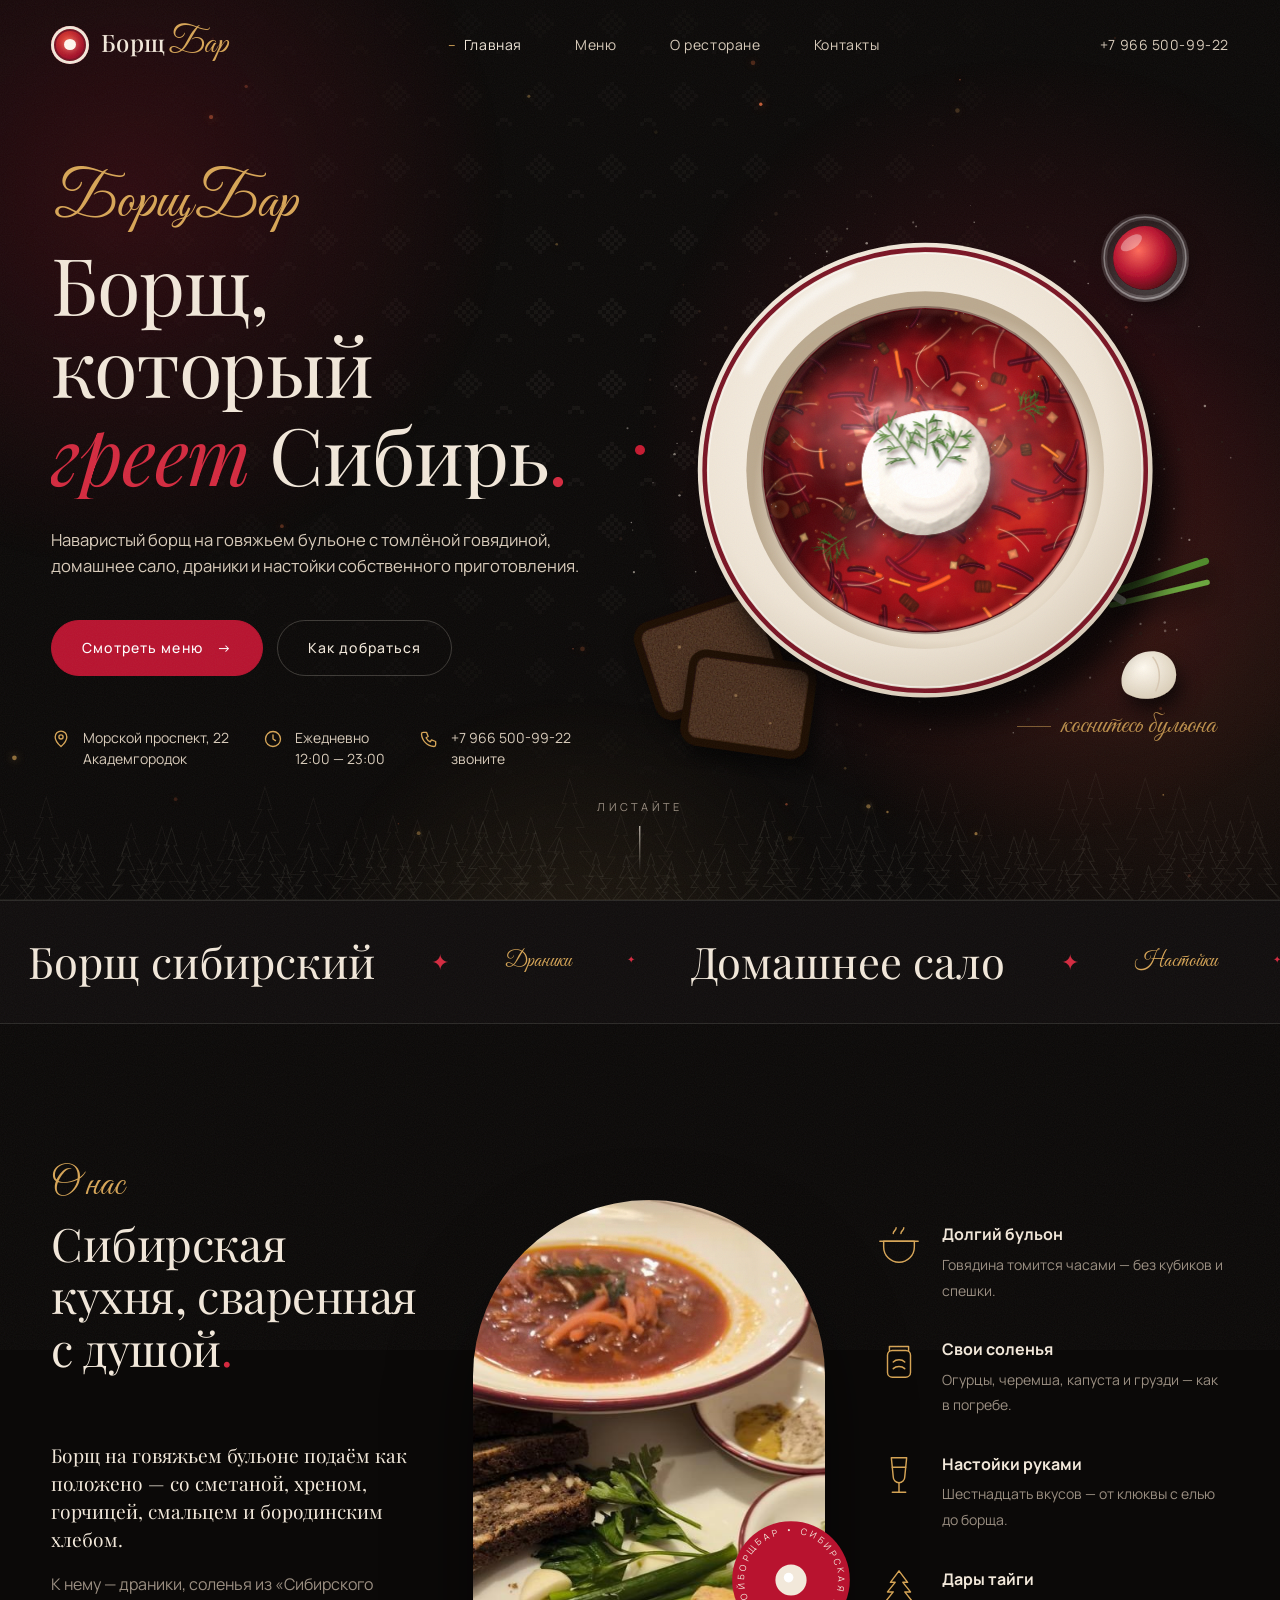
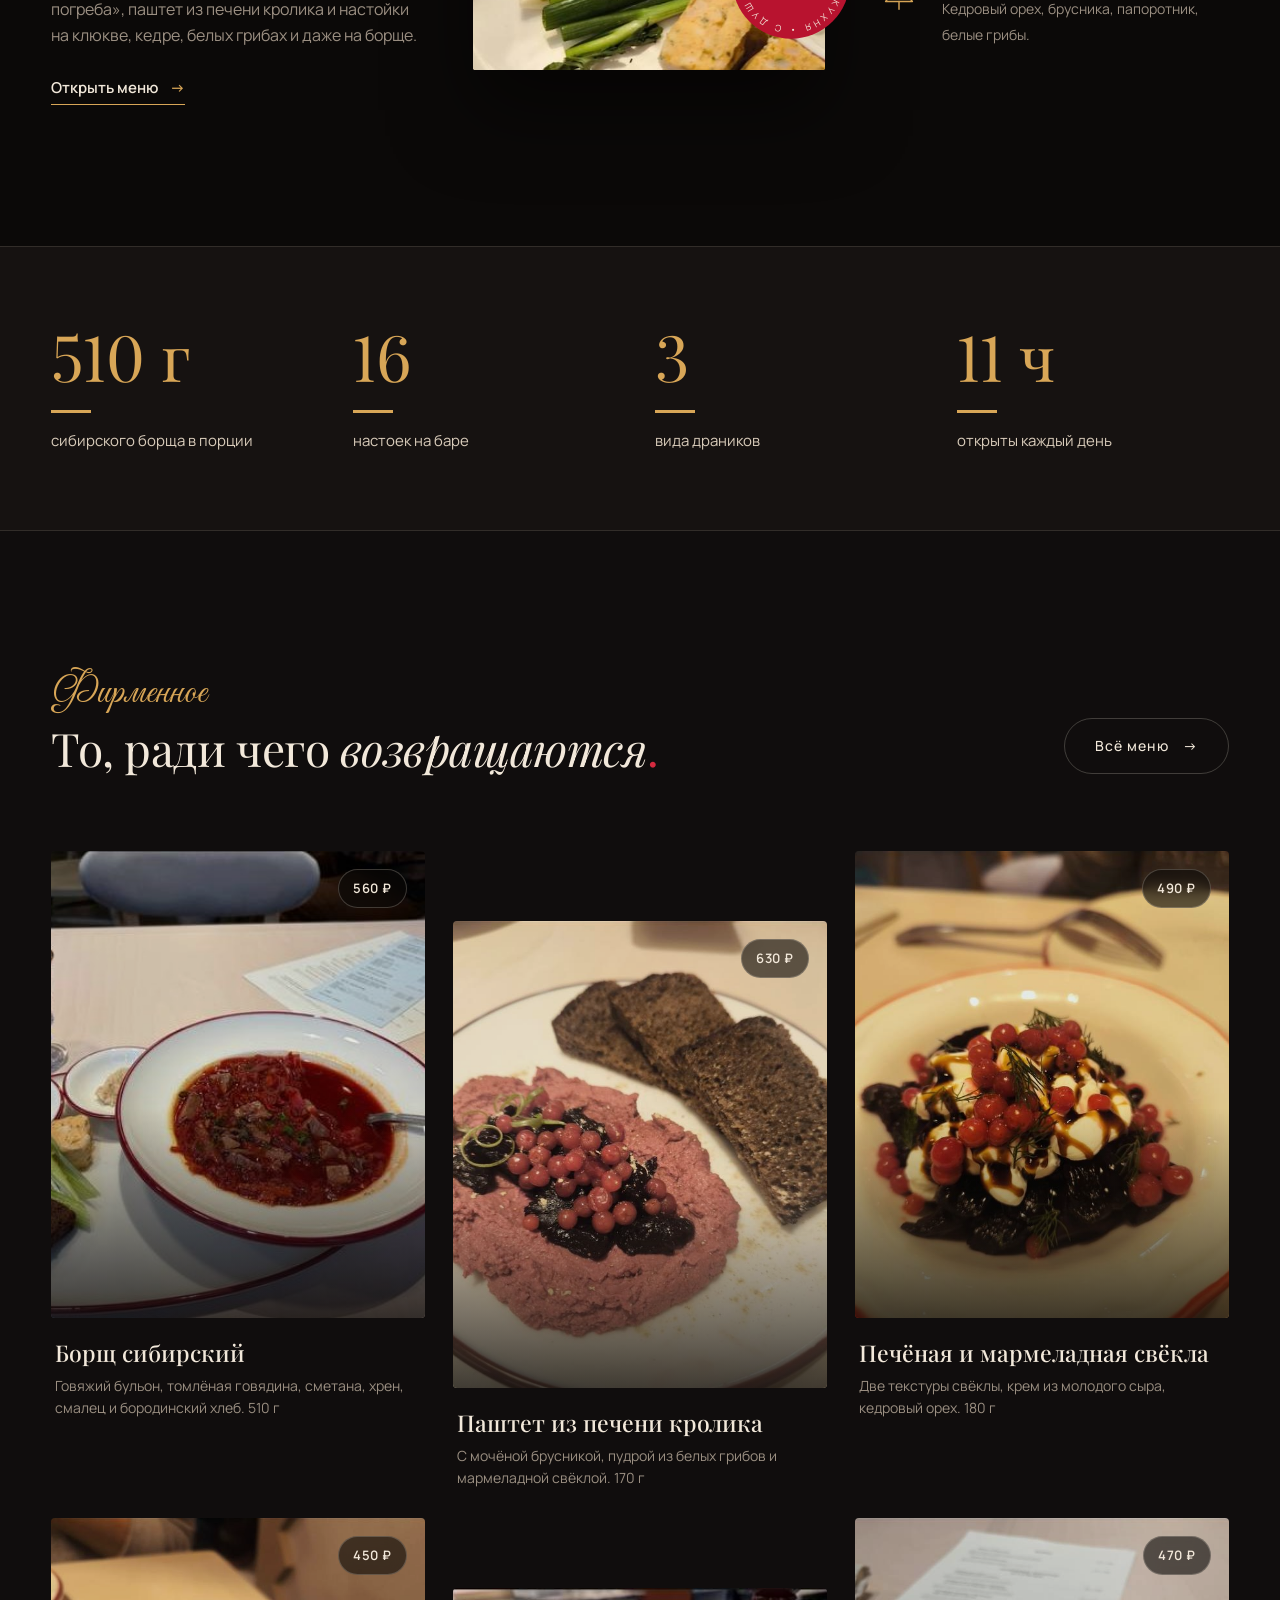
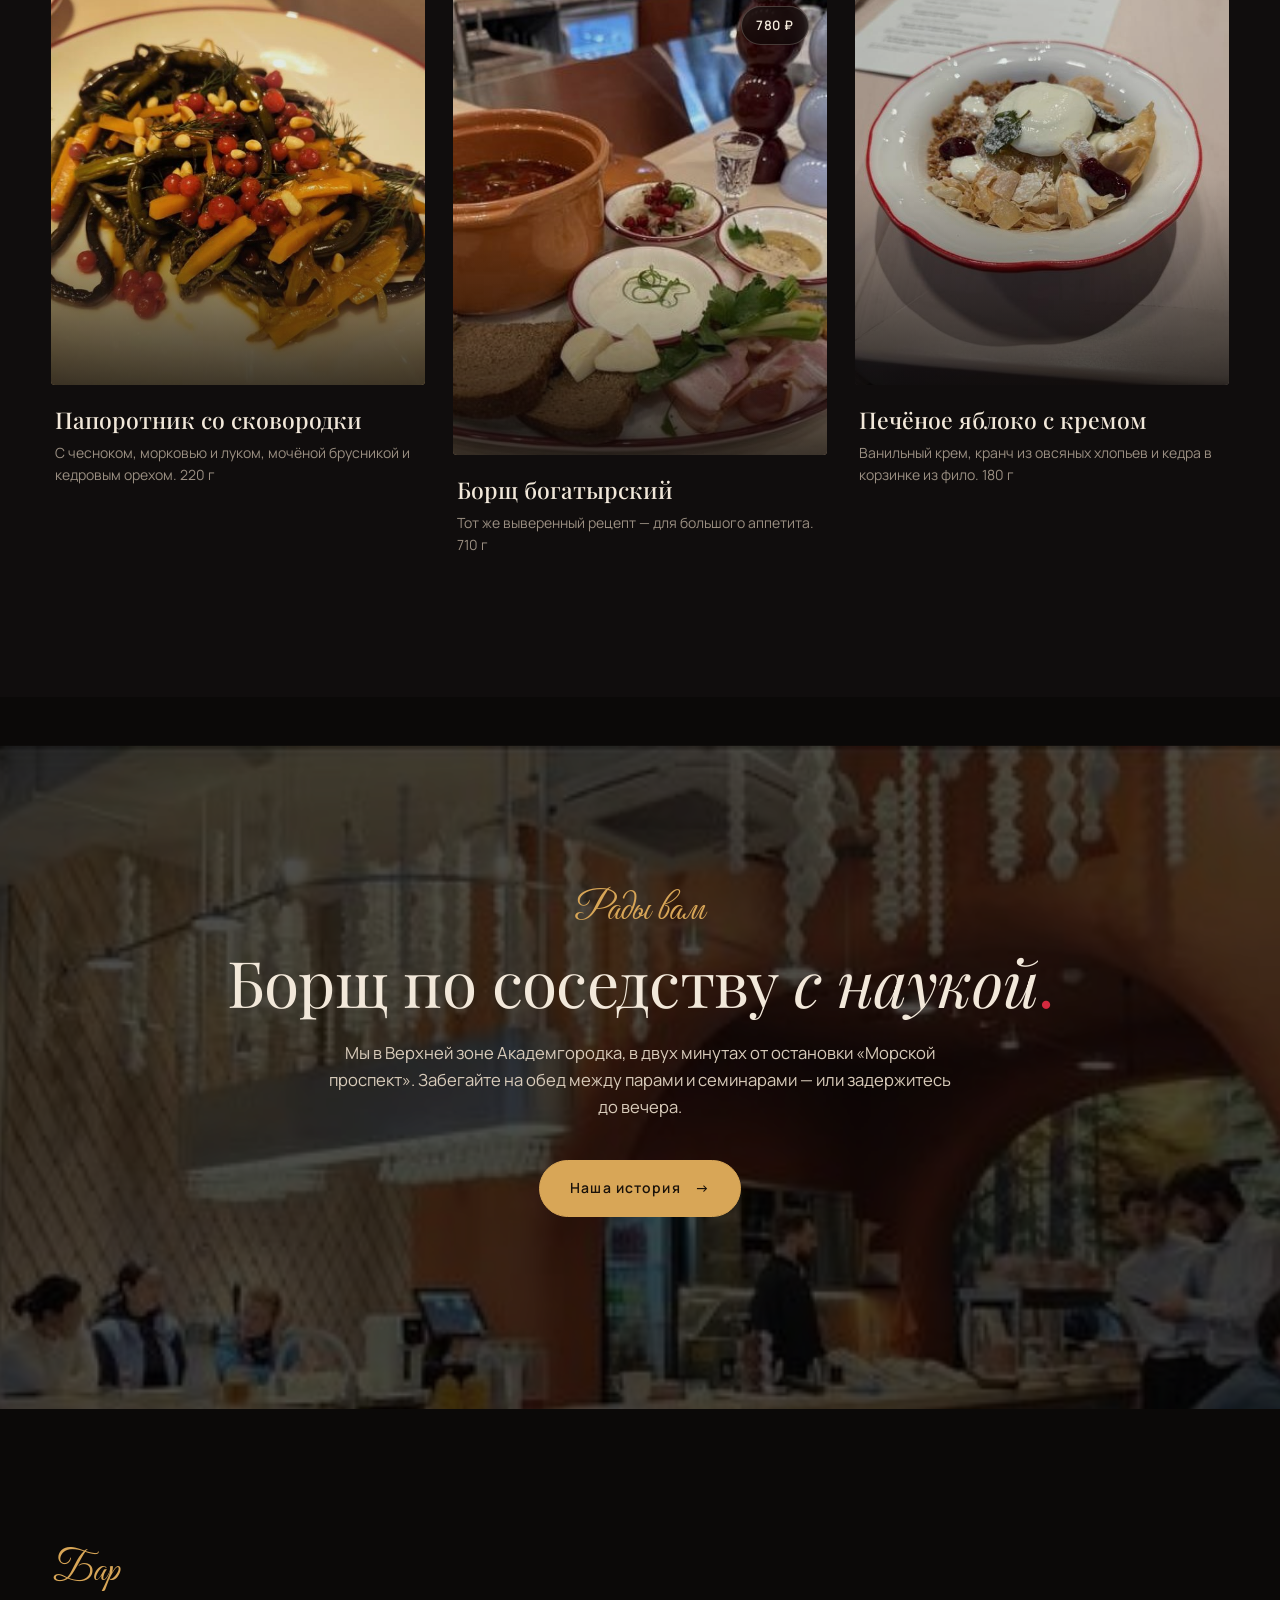
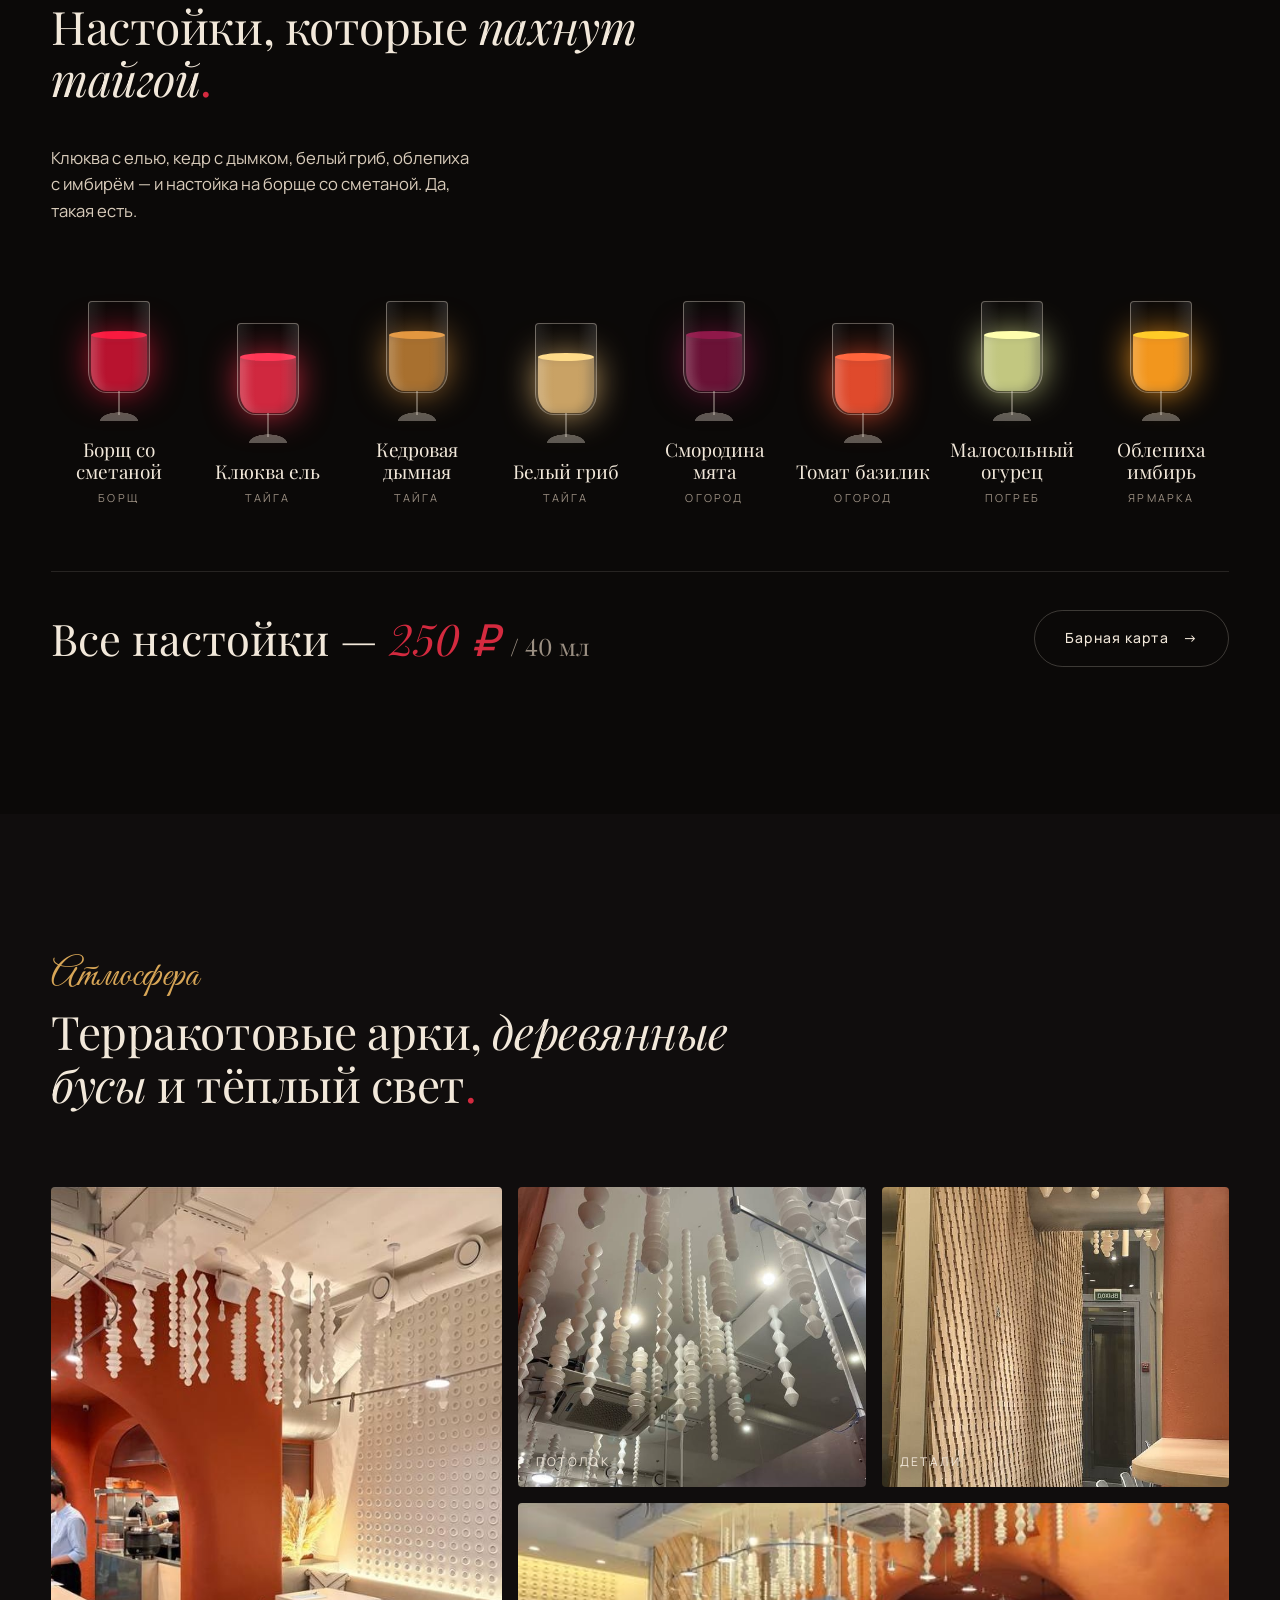
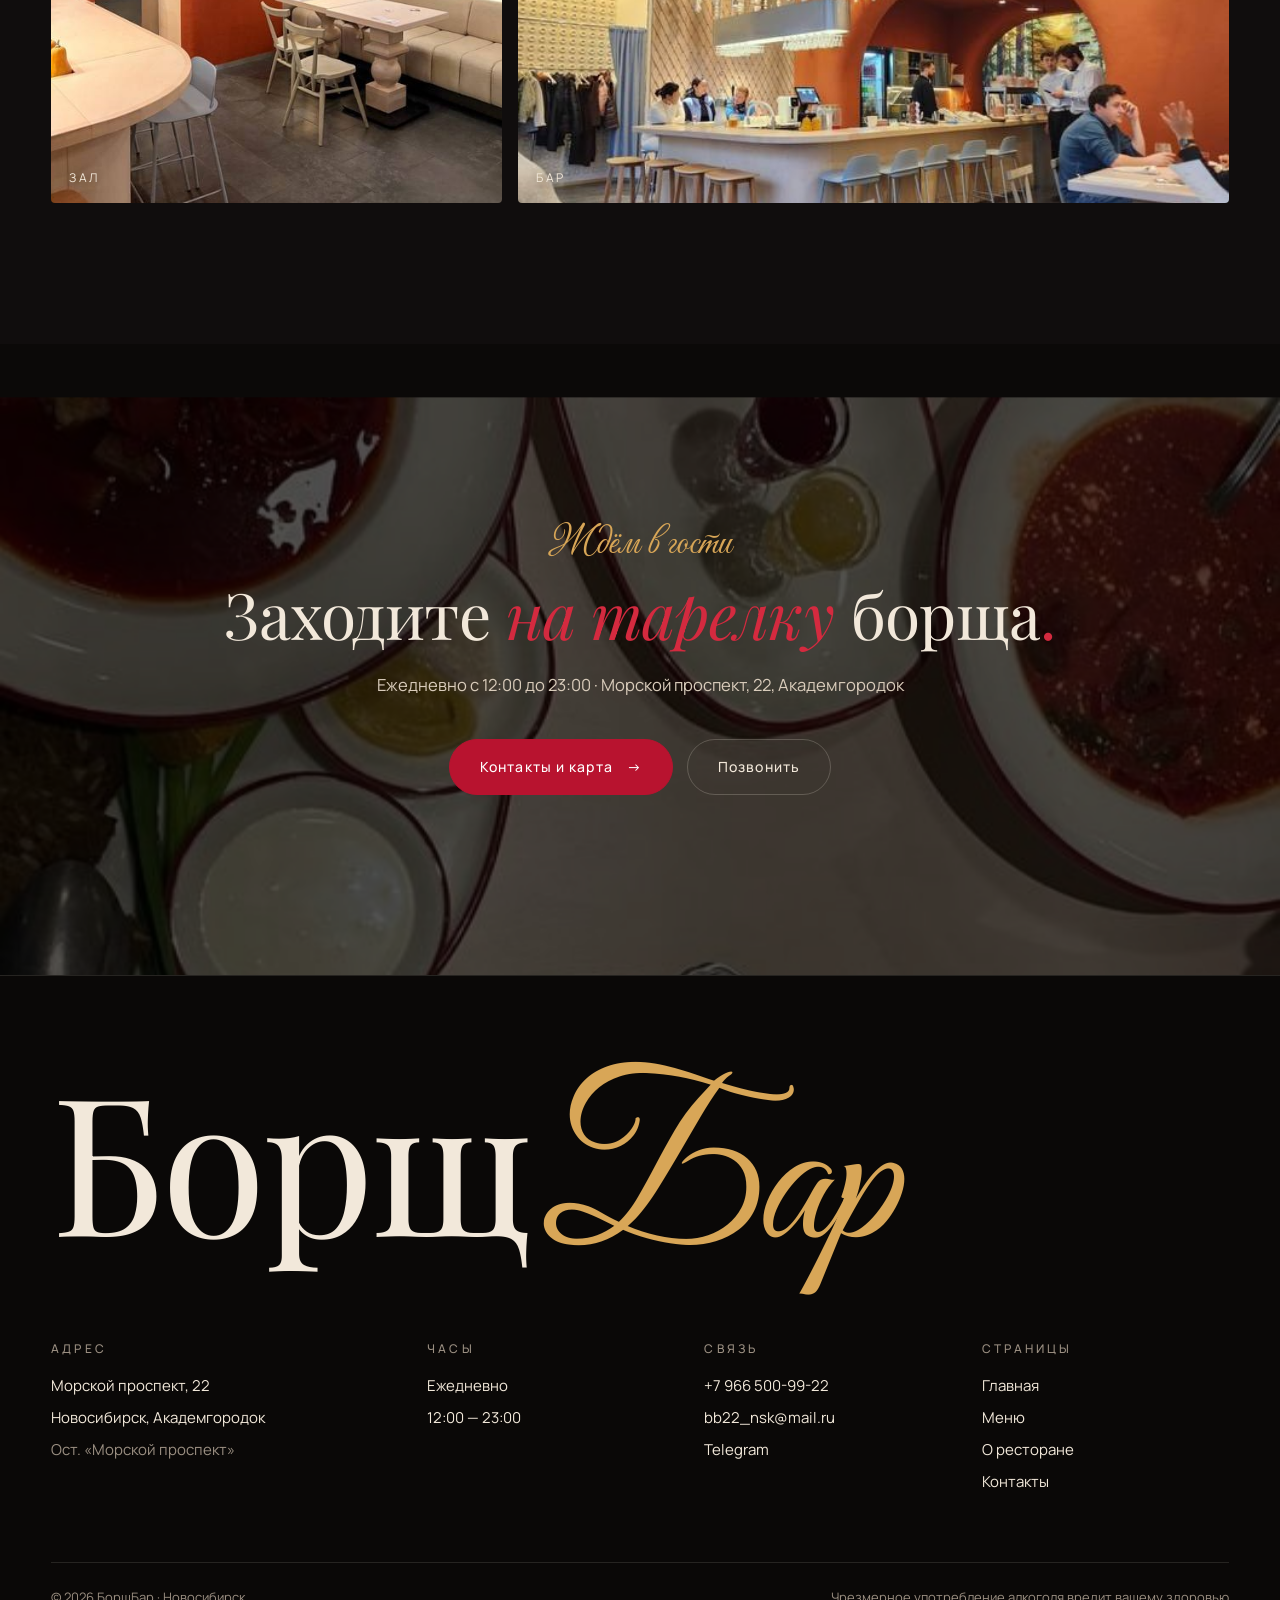
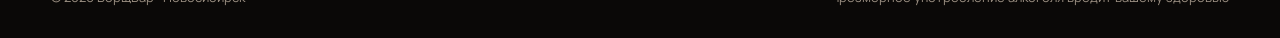
<file: index.html>
<!doctype html>
<html lang="ru">
<head>
  <meta charset="utf-8">
  <meta name="viewport" content="width=device-width, initial-scale=1">
  <title>БорщБар — сибирская кухня в Академгородке</title>
  <meta name="description" content="БорщБар в Академгородке Новосибирска: наваристый сибирский борщ, драники, соленья и настойки собственного приготовления. Морской проспект, 22. Ежедневно 12:00–23:00.">
  <link rel="preconnect" href="https://fonts.googleapis.com">
  <link rel="preconnect" href="https://fonts.gstatic.com" crossorigin>
  <link href="https://fonts.googleapis.com/css2?family=Playfair+Display:ital,wght@0,400;0,500;0,600;1,400;1,500&family=Great+Vibes&family=Manrope:wght@300;400;500;600;700&display=swap" rel="stylesheet">
  <link rel="stylesheet" href="css/style.css">
  <link rel="icon" href="data:image/svg+xml,%3Csvg xmlns='http://www.w3.org/2000/svg' viewBox='0 0 32 32'%3E%3Ccircle cx='16' cy='16' r='15' fill='%23f2e8da'/%3E%3Ccircle cx='16' cy='16' r='12' fill='%23b8132f'/%3E%3Ccircle cx='15' cy='15' r='4' fill='%23fff'/%3E%3C/svg%3E">
</head>
<body>
  <div class="curtain"></div>
  <div class="cursor"></div>

  <header class="header">
    <div class="wrap header__in">
      <a href="index.html" class="logo"><span class="logo__mark"></span><span><b>Борщ</b><i>Бар</i></span></a>
      <nav class="nav">
        <a href="index.html" class="is-active">Главная</a>
        <a href="menu.html">Меню</a>
        <a href="about.html">О ресторане</a>
        <a href="contacts.html">Контакты</a>
      </nav>
      <a class="header__phone" href="tel:+79665009922">+7 966 500-99-22</a>
      <button class="burger" aria-label="Меню"><span></span><span></span></button>
    </div>
  </header>
  <div class="mnav">
    <a href="index.html" class="is-active">Главная</a>
    <a href="menu.html">Меню</a>
    <a href="about.html">О ресторане</a>
    <a href="contacts.html">Контакты</a>
    <div class="mnav__foot"><a href="tel:+79665009922" style="font:inherit">+7 966 500-99-22</a><span>Ежедневно 12:00–23:00</span></div>
  </div>

  <!-- ============ HERO ============ -->
  <section class="hero">
    <svg class="taiga" viewBox="0 0 1600 260" preserveAspectRatio="none" aria-hidden="true"></svg>
    <div class="wrap hero__grid">
      <div class="hero__text">
        <span class="script hero__fade hero__brand">БорщБар</span>
        <h1 class="h-display hero__title">
          <span class="line"><span>Борщ, который</span></span>
          <span class="line"><span><em class="accent">греет</em> Сибирь<span class="dot">.</span></span></span>
        </h1>
        <p class="lead hero__fade">Наваристый борщ на говяжьем бульоне с томлёной говядиной, домашнее сало, драники и настойки собственного приготовления.</p>
        <div class="hero__actions hero__fade">
          <a href="menu.html" class="btn btn--solid">Смотреть меню <span class="arr">→</span></a>
          <a href="contacts.html" class="btn">Как добраться</a>
        </div>
        <ul class="hero__info hero__fade">
          <li><svg viewBox="0 0 24 24"><path d="M12 21s-7-6.2-7-11.5A7 7 0 0 1 19 9.5C19 14.8 12 21 12 21z"/><circle cx="12" cy="9.5" r="2.5"/></svg><span>Морской проспект, 22<br>Академгородок</span></li>
          <li><svg viewBox="0 0 24 24"><circle cx="12" cy="12" r="9"/><path d="M12 7v5l3 2"/></svg><span>Ежедневно<br>12:00 — 23:00</span></li>
          <li><svg viewBox="0 0 24 24"><path d="M5 4h4l2 5-2.5 1.5a11 11 0 0 0 5 5L15 13l5 2v4a2 2 0 0 1-2 2A16 16 0 0 1 3 6a2 2 0 0 1 2-2"/></svg><span><a href="tel:+79665009922">+7 966 500-99-22</a><br>звоните</span></li>
        </ul>
      </div>

      <div class="hero__visual">
        <!-- задний план: хлеб, рюмка, чеснок, перец -->
        <svg class="bv" viewBox="0 0 800 800" aria-hidden="true">
          <defs>
            <radialGradient id="shotG" cx="40%" cy="38%" r="65%">
              <stop offset="0" stop-color="#ff6b5a"/><stop offset=".6" stop-color="#b8132f"/><stop offset="1" stop-color="#5a0614"/>
            </radialGradient>
            <radialGradient id="garlicG" cx="40%" cy="35%" r="70%">
              <stop offset="0" stop-color="#fffaf0"/><stop offset="1" stop-color="#d9ccb6"/>
            </radialGradient>
            <filter id="breadTex" x="0" y="0" width="100%" height="100%">
              <feTurbulence type="fractalNoise" baseFrequency="0.55" numOctaves="2" seed="9" result="t"/>
              <feColorMatrix in="t" type="matrix" values="0 0 0 0 0.12  0 0 0 0 0.06  0 0 0 0 0.03  0 0 0 -1.4 1.05" result="d"/>
              <feComposite in="d" in2="SourceGraphic" operator="in" result="dots"/>
              <feMerge><feMergeNode in="SourceGraphic"/><feMergeNode in="dots"/></feMerge>
            </filter>
            <filter id="softSh" x="-30%" y="-30%" width="160%" height="160%"><feDropShadow dx="8" dy="16" stdDeviation="12" flood-color="#000" flood-opacity=".65"/></filter>
          </defs>
          <g id="specks" data-depth="-0.5"></g>
          <g class="side"><g data-depth="1.6">
            <g transform="rotate(-18 120 640)" filter="url(#softSh)">
              <rect x="30" y="580" width="170" height="125" rx="18" fill="#2a160c" stroke="#1a0b05" stroke-width="10"/>
              <rect x="36" y="586" width="158" height="113" rx="12" fill="#3a2416" filter="url(#breadTex)"/>
              <circle cx="80" cy="620" r="2.2" fill="#c9a06a" opacity=".55"/><circle cx="150" cy="660" r="1.8" fill="#c9a06a" opacity=".5"/><circle cx="120" cy="640" r="1.5" fill="#c9a06a" opacity=".45"/>
            </g>
            <g transform="rotate(8 170 700)" filter="url(#softSh)">
              <rect x="88" y="650" width="160" height="118" rx="18" fill="#2a160c" stroke="#1a0b05" stroke-width="10"/>
              <rect x="94" y="656" width="148" height="106" rx="12" fill="#3a2416" filter="url(#breadTex)"/>
              <circle cx="150" cy="700" r="2" fill="#c9a06a" opacity=".5"/><circle cx="200" cy="730" r="1.6" fill="#c9a06a" opacity=".45"/>
            </g>
          </g></g>
          <g class="side"><g data-depth="2.2">
            <g filter="url(#softSh)">
              <circle cx="690" cy="120" r="54" fill="rgba(255,255,255,.06)" stroke="rgba(255,255,255,.35)" stroke-width="2"/>
              <circle class="liquid-glass" cx="690" cy="120" r="42" fill="url(#shotG)"/>
              <ellipse cx="672" cy="100" rx="16" ry="8" fill="#fff" opacity=".35" transform="rotate(-35 672 100)"/>
              <circle cx="690" cy="120" r="54" fill="none" stroke="rgba(255,255,255,.12)" stroke-width="8"/>
            </g>
          </g></g>
          <g class="side"><g data-depth="1.2">
            <g filter="url(#softSh)">
              <path d="M690 640 c26 -6 46 14 40 38 c-6 22 -40 30 -62 18 c-18 -10 -8 -50 22 -56z" fill="url(#garlicG)"/>
              <path d="M700 646 c10 12 12 30 4 46" stroke="#d8c8b3" stroke-width="2" fill="none"/>
              <path d="M650 560 L770 520" stroke="#4f8a2c" stroke-width="9" stroke-linecap="round"/>
              <path d="M646 578 L772 548" stroke="#6aa63c" stroke-width="7" stroke-linecap="round"/>
              <path d="M640 560 L660 572" stroke="#e8f0d8" stroke-width="10" stroke-linecap="round"/>
            </g>
          </g></g>
        </svg>

        <!-- тарелка -->
        <div class="bowl-intro">
          <div class="bowl" data-depth="0.5">
            <svg class="bv" viewBox="0 0 800 800" aria-hidden="true">
              <defs>
                <radialGradient id="plateG" cx="45%" cy="42%" r="60%">
                  <stop offset="0" stop-color="#fffaf2"/><stop offset=".75" stop-color="#efe5d6"/><stop offset="1" stop-color="#d9ccb9"/>
                </radialGradient>
                <radialGradient id="wellG" cx="54%" cy="56%" r="52%">
                  <stop offset=".8" stop-color="#e9ddcb"/><stop offset="1" stop-color="#bba98f"/>
                </radialGradient>
                <radialGradient id="brothFallback" cx="44%" cy="40%" r="62%">
                  <stop offset="0" stop-color="#c8202c"/><stop offset=".7" stop-color="#7a0a19"/><stop offset="1" stop-color="#3e050d"/>
                </radialGradient>
                <filter id="blur18" x="-30%" y="-30%" width="160%" height="160%"><feGaussianBlur stdDeviation="18"/></filter>
                <filter id="blur5" x="-30%" y="-30%" width="160%" height="160%"><feGaussianBlur stdDeviation="5"/></filter>
              </defs>
              <ellipse cx="425" cy="440" rx="300" ry="296" fill="#000" opacity=".8" filter="url(#blur18)"/>
              <circle cx="400" cy="400" r="300" fill="url(#plateG)"/>
              <circle cx="400" cy="400" r="291" fill="none" stroke="#7a1424" stroke-width="6"/>
              <circle cx="400" cy="400" r="286" fill="none" stroke="rgba(255,255,255,.6)" stroke-width="1.5"/>
              <path d="M165 268 A272 272 0 0 1 300 142" stroke="#fff" stroke-width="10" stroke-linecap="round" fill="none" opacity=".75" filter="url(#blur5)"/>
              <circle cx="400" cy="400" r="236" fill="url(#wellG)"/>
              <circle cx="400" cy="400" r="214" fill="url(#brothFallback)"/>
            </svg>
            <canvas class="broth" aria-hidden="true"></canvas>
            <svg class="bv" viewBox="0 0 800 800" aria-hidden="true">
              <defs>
                <radialGradient id="creamG" cx="40%" cy="35%" r="70%">
                  <stop offset="0" stop-color="#ffffff"/><stop offset=".6" stop-color="#faf4ea"/><stop offset="1" stop-color="#e8dccd"/>
                </radialGradient>
                <filter id="creamLight" x="-20%" y="-20%" width="140%" height="140%">
                  <feTurbulence type="fractalNoise" baseFrequency="0.035" numOctaves="3" seed="3" result="noise"/>
                  <feGaussianBlur in="SourceAlpha" stdDeviation="14" result="dome"/>
                  <feComposite in="noise" in2="dome" operator="arithmetic" k2=".22" k3="1" result="height"/>
                  <feSpecularLighting in="height" surfaceScale="7" specularConstant=".85" specularExponent="24" lighting-color="#ffffff" result="spec">
                    <feDistantLight azimuth="225" elevation="48"/>
                  </feSpecularLighting>
                  <feComposite in="spec" in2="SourceAlpha" operator="in" result="specIn"/>
                  <feDiffuseLighting in="height" surfaceScale="7" diffuseConstant="1" lighting-color="#ffffff" result="diff">
                    <feDistantLight azimuth="225" elevation="52"/>
                  </feDiffuseLighting>
                  <feComposite in="SourceGraphic" in2="diff" operator="arithmetic" k1="1.18" result="lit"/>
                  <feComposite in="lit" in2="SourceAlpha" operator="in" result="litIn"/>
                  <feComposite in="specIn" in2="litIn" operator="arithmetic" k2=".7" k3="1"/>
                </filter>
                <filter id="dillSh" x="-30%" y="-30%" width="160%" height="160%"><feDropShadow dx="2" dy="4" stdDeviation="2" flood-color="#1a0004" flood-opacity=".55"/></filter>
                <filter id="blur3" x="-30%" y="-30%" width="160%" height="160%"><feGaussianBlur stdDeviation="3"/></filter>
                <filter id="blur9" x="-30%" y="-30%" width="160%" height="160%"><feGaussianBlur stdDeviation="9"/></filter>
              </defs>
              <circle cx="400" cy="400" r="215" fill="none" stroke="rgba(40,0,6,.35)" stroke-width="3"/>
              <g class="cream">
                <ellipse cx="412" cy="418" rx="90" ry="86" fill="#2a0007" opacity=".55" filter="url(#blur9)"/>
                <ellipse cx="408" cy="412" rx="84" ry="80" fill="#2a0007" opacity=".35" filter="url(#blur3)"/>
                <g filter="url(#creamLight)">
                  <path d="M398 322 C446 314 486 346 486 396 C487 448 450 484 400 486 C350 487 316 452 316 402 C316 354 350 328 398 322Z" fill="url(#creamG)"/>
                  <path d="M392 352 C424 346 450 366 448 394 C446 424 420 440 394 436 C368 432 352 412 356 388 C359 368 372 355 392 352Z" fill="#ffffff"/>
                </g>
                <path d="M350 402 C356 366 396 346 440 360" stroke="rgba(120,80,70,.2)" stroke-width="6" fill="none" stroke-linecap="round" filter="url(#blur3)"/>
                <path d="M372 446 C402 460 440 450 460 422" stroke="rgba(120,80,70,.18)" stroke-width="6" fill="none" stroke-linecap="round" filter="url(#blur3)"/>
                <g id="dill" filter="url(#dillSh)"></g>
              </g>
            </svg>
          </div>
        </div>
        <canvas class="steam" aria-hidden="true"></canvas>
        <div class="hero__hint">коснитесь бульона</div>
      </div>
    </div>
    <div class="hero__scroll">листайте<i></i></div>
  </section>

  <!-- ============ бегущая строка ============ -->
  <div class="marquee" aria-hidden="true">
    <div class="marquee__track">
      <span>Борщ сибирский</span><span>Драники</span><span>Домашнее сало</span><span>Настойки</span><span>Студень</span><span>Грузди</span><span>Папоротник</span><span>Печёное яблоко</span>
      <span>Борщ сибирский</span><span>Драники</span><span>Домашнее сало</span><span>Настойки</span><span>Студень</span><span>Грузди</span><span>Папоротник</span><span>Печёное яблоко</span>
    </div>
  </div>

  <!-- ============ о нас ============ -->
  <section class="section">
    <div class="wrap about3">
      <div class="about3__text">
        <span class="eyebrow reveal">О нас</span>
        <h2 class="h-2">Сибирская кухня, сваренная с душой<span class="dot">.</span></h2>
        <span class="orn reveal" aria-hidden="true"></span>
        <p class="about3__lead reveal">Борщ на говяжьем бульоне подаём как положено — со сметаной, хреном, горчицей, смальцем и бородинским хлебом.</p>
        <p class="muted reveal">К нему — драники, соленья из «Сибирского погреба», паштет из печени кролика и настойки на клюкве, кедре, белых грибах и даже на борще.</p>
        <a href="menu.html" class="link-arrow reveal">Открыть меню <span>→</span></a>
      </div>
      <div class="about3__img">
        <div class="arch img-reveal"><img data-speed=".12" src="img/borsch-close.jpg" alt="Сибирский борщ с подачей" loading="lazy"></div>
        <svg class="badge" viewBox="0 0 200 200" aria-hidden="true">
          <defs><path id="circ" d="M100 100 m-78 0 a78 78 0 1 1 156 0 a78 78 0 1 1 -156 0"/></defs>
          <circle cx="100" cy="100" r="98" fill="#b8132f"/>
          <text font-family="Manrope" font-size="15" letter-spacing="5.2" fill="#f2e8da"><textPath href="#circ">БОРЩБАР • СИБИРСКАЯ КУХНЯ • С ДУШОЙ •</textPath></text>
          <circle cx="100" cy="100" r="26" fill="#f2e8da"/><circle cx="96" cy="96" r="8" fill="#fff"/>
        </svg>
      </div>
      <ul class="feats">
        <li class="reveal"><svg viewBox="0 0 48 48"><path d="M8 20h32v6a16 16 0 0 1-32 0z"/><path d="M4 20h40M18 12c0-3 3-3 3-6M26 12c0-3 3-3 3-6"/></svg><div><b>Долгий бульон</b><span>Говядина томится часами — без кубиков и спешки.</span></div></li>
        <li class="reveal reveal-d1"><svg viewBox="0 0 48 48"><rect x="12" y="14" width="24" height="28" rx="5"/><path d="M14 14v-4h20v4M18 26c3-3 9-3 12 0M18 33c3-3 9-3 12 0"/></svg><div><b>Свои соленья</b><span>Огурцы, черемша, капуста и грузди — как в погребе.</span></div></li>
        <li class="reveal reveal-d2"><svg viewBox="0 0 48 48"><path d="M16 6h16l-2 20a6 6 0 0 1-12 0z"/><path d="M24 32v10M17 42h14M17 16h14"/></svg><div><b>Настойки руками</b><span>Шестнадцать вкусов — от клюквы с елью до борща.</span></div></li>
        <li class="reveal reveal-d3"><svg viewBox="0 0 48 48"><path d="M24 4l9 12h-5l8 10h-6l8 10H10l8-10h-6l8-10h-5z"/><path d="M24 36v8"/></svg><div><b>Дары тайги</b><span>Кедровый орех, брусника, папоротник, белые грибы.</span></div></li>
      </ul>
    </div>
  </section>

  <!-- ============ цифры ============ -->
  <section class="stats">
    <div class="wrap stats__grid">
      <div class="reveal"><b><span data-count="510">0</span> г</b><span>сибирского борща в порции</span></div>
      <div class="reveal reveal-d1"><b data-count="16">0</b><span>настоек на баре</span></div>
      <div class="reveal reveal-d2"><b data-count="3">0</b><span>вида драников</span></div>
      <div class="reveal reveal-d3"><b><span data-count="11">0</span> ч</b><span>открыты каждый день</span></div>
    </div>
  </section>

  <!-- ============ фирменные блюда ============ -->
  <section class="section section--alt">
    <div class="wrap">
      <div class="sec-head">
        <div>
          <span class="eyebrow reveal">Фирменное</span>
          <h2 class="h-2">То, ради чего <em>возвращаются</em><span class="dot">.</span></h2>
        </div>
        <a href="menu.html" class="btn reveal">Всё меню <span class="arr">→</span></a>
      </div>
      <div class="dishes">
        <a href="menu.html#borsch" class="dish reveal">
          <div class="dish__img"><img src="img/borsch.jpg" alt="Борщ сибирский" loading="lazy"><span class="dish__price">560 ₽</span></div>
          <div class="dish__body"><h3 class="h-3">Борщ сибирский</h3><p>Говяжий бульон, томлёная говядина, сметана, хрен, смалец и бородинский хлеб. 510 г</p></div>
        </a>
        <a href="menu.html#cold" class="dish reveal reveal-d1">
          <div class="dish__img"><img src="img/pate.jpg" alt="Паштет из печени кролика" loading="lazy"><span class="dish__price">630 ₽</span></div>
          <div class="dish__body"><h3 class="h-3">Паштет из печени кролика</h3><p>С мочёной брусникой, пудрой из белых грибов и мармеладной свёклой. 170 г</p></div>
        </a>
        <a href="menu.html#cold" class="dish reveal reveal-d2">
          <div class="dish__img"><img src="img/beet.jpg" alt="Печёная и мармеладная свёкла" loading="lazy"><span class="dish__price">490 ₽</span></div>
          <div class="dish__body"><h3 class="h-3">Печёная и мармеладная свёкла</h3><p>Две текстуры свёклы, крем из молодого сыра, кедровый орех. 180 г</p></div>
        </a>
        <a href="menu.html#hot" class="dish reveal">
          <div class="dish__img"><img src="img/fern.jpg" alt="Папоротник со сковородки" loading="lazy"><span class="dish__price">450 ₽</span></div>
          <div class="dish__body"><h3 class="h-3">Папоротник со сковородки</h3><p>С чесноком, морковью и луком, мочёной брусникой и кедровым орехом. 220 г</p></div>
        </a>
        <a href="menu.html#borsch" class="dish reveal reveal-d1">
          <div class="dish__img"><img src="img/borsch-pot.jpg" alt="Борщ богатырский" loading="lazy"><span class="dish__price">780 ₽</span></div>
          <div class="dish__body"><h3 class="h-3">Борщ богатырский</h3><p>Тот же выверенный рецепт — для большого аппетита. 710 г</p></div>
        </a>
        <a href="menu.html#dessert" class="dish reveal reveal-d2">
          <div class="dish__img"><img src="img/apple-2.jpg" alt="Печёное яблоко" loading="lazy"><span class="dish__price">470 ₽</span></div>
          <div class="dish__body"><h3 class="h-3">Печёное яблоко с кремом</h3><p>Ванильный крем, кранч из овсяных хлопьев и кедра в корзинке из фило. 180 г</p></div>
        </a>
      </div>
    </div>
  </section>

  <!-- ============ большой кадр ============ -->
  <section class="band">
    <div class="band__bg"><img data-speed=".25" src="img/interior-bar.jpg" alt="" loading="lazy"></div>
    <div class="wrap band__in">
      <span class="eyebrow reveal">Рады вам</span>
      <h2 class="h-1">Борщ по соседству <em>с наукой</em><span class="dot">.</span></h2>
      <p class="lead reveal">Мы в Верхней зоне Академгородка, в двух минутах от остановки «Морской проспект». Забегайте на обед между парами и семинарами — или задержитесь до вечера.</p>
      <div class="hero__actions reveal" style="justify-content:center"><a href="about.html" class="btn btn--gold">Наша история <span class="arr">→</span></a></div>
    </div>
  </section>

  <!-- ============ настойки ============ -->
  <section class="section">
    <div class="wrap">
      <div class="sec-head">
        <div>
          <span class="eyebrow reveal">Бар</span>
          <h2 class="h-2">Настойки, которые <em>пахнут тайгой</em><span class="dot">.</span></h2>
        </div>
        <p class="lead reveal" style="max-width:420px">Клюква с елью, кедр с дымком, белый гриб, облепиха с имбирём — и настойка на борще со сметаной. Да, такая есть.</p>
      </div>
      <div class="shots">
        <div class="shot reveal"><div class="shot__glass"><div class="shot__liquid" style="--c:#b8132f"></div></div><div class="shot__name">Борщ со сметаной</div><div class="shot__group">Борщ</div></div>
        <div class="shot reveal reveal-d1"><div class="shot__glass"><div class="shot__liquid" style="--c:#d0283f"></div></div><div class="shot__name">Клюква ель</div><div class="shot__group">Тайга</div></div>
        <div class="shot reveal reveal-d2"><div class="shot__glass"><div class="shot__liquid" style="--c:#a8702f"></div></div><div class="shot__name">Кедровая дымная</div><div class="shot__group">Тайга</div></div>
        <div class="shot reveal reveal-d3"><div class="shot__glass"><div class="shot__liquid" style="--c:#c9a265"></div></div><div class="shot__name">Белый гриб</div><div class="shot__group">Тайга</div></div>
        <div class="shot reveal"><div class="shot__glass"><div class="shot__liquid" style="--c:#6a1236"></div></div><div class="shot__name">Смородина мята</div><div class="shot__group">Огород</div></div>
        <div class="shot reveal reveal-d1"><div class="shot__glass"><div class="shot__liquid" style="--c:#df4a2c"></div></div><div class="shot__name">Томат базилик</div><div class="shot__group">Огород</div></div>
        <div class="shot reveal reveal-d2"><div class="shot__glass"><div class="shot__liquid" style="--c:#c2c780"></div></div><div class="shot__name">Малосольный огурец</div><div class="shot__group">Погреб</div></div>
        <div class="shot reveal reveal-d3"><div class="shot__glass"><div class="shot__liquid" style="--c:#f2961d"></div></div><div class="shot__name">Облепиха имбирь</div><div class="shot__group">Ярмарка</div></div>
      </div>
      <div class="shots-note reveal">
        <div class="big">Все настойки — <em class="accent">250 ₽</em> <span class="muted" style="font-size:.55em">/ 40 мл</span></div>
        <a href="menu.html#bar" class="btn">Барная карта <span class="arr">→</span></a>
      </div>
    </div>
  </section>

  <!-- ============ атмосфера ============ -->
  <section class="section section--alt">
    <div class="wrap">
      <div class="sec-head">
        <div>
          <span class="eyebrow reveal">Атмосфера</span>
          <h2 class="h-2">Терракотовые арки, <em>деревянные бусы</em> и тёплый свет<span class="dot">.</span></h2>
        </div>
      </div>
      <div class="gallery">
        <figure class="img-reveal"><img src="img/interior.jpg" alt="Зал" loading="lazy"><figcaption>Зал</figcaption></figure>
        <figure class="img-reveal reveal-d1"><img src="img/ceiling.jpg" alt="Потолок с бусинами" loading="lazy"><figcaption>Потолок</figcaption></figure>
        <figure class="img-reveal reveal-d2"><img src="img/wall.jpg" alt="Деревянная стена" loading="lazy"><figcaption>Детали</figcaption></figure>
        <figure class="img-reveal reveal-d1"><img src="img/interior-bar.jpg" alt="Барная стойка" loading="lazy"><figcaption>Бар</figcaption></figure>
      </div>
    </div>
  </section>

  <!-- ============ CTA ============ -->
  <section class="cta">
    <div class="cta__bg"><img data-parallax src="img/borsch-tasting.jpg" alt="" loading="lazy"></div>
    <div class="wrap">
      <span class="eyebrow reveal">Ждём в гости</span>
      <h2 class="h-1">Заходите <em class="accent">на тарелку</em> борща<span class="dot">.</span></h2>
      <p class="lead reveal">Ежедневно с 12:00 до 23:00 · Морской проспект, 22, Академгородок</p>
      <div class="hero__actions reveal">
        <a href="contacts.html" class="btn btn--solid">Контакты и карта <span class="arr">→</span></a>
        <a href="tel:+79665009922" class="btn">Позвонить</a>
      </div>
    </div>
  </section>

  <footer class="footer">
    <div class="wrap">
      <div class="footer__big">Борщ<i>Бар</i></div>
      <div class="footer__grid">
        <div><h5>Адрес</h5><ul><li>Морской проспект, 22</li><li>Новосибирск, Академгородок</li><li class="muted">Ост. «Морской проспект»</li></ul></div>
        <div><h5>Часы</h5><ul><li>Ежедневно</li><li>12:00 — 23:00</li></ul></div>
        <div><h5>Связь</h5><ul><li><a href="tel:+79665009922">+7 966 500-99-22</a></li><li><a href="mailto:bb22_nsk@mail.ru">bb22_nsk@mail.ru</a></li><li><a href="https://t.me/+79665009922" target="_blank" rel="noopener">Telegram</a></li></ul></div>
        <div><h5>Страницы</h5><ul><li><a href="index.html">Главная</a></li><li><a href="menu.html">Меню</a></li><li><a href="about.html">О ресторане</a></li><li><a href="contacts.html">Контакты</a></li></ul></div>
      </div>
      <div class="footer__bottom"><span>© 2026 БорщБар · Новосибирск</span><span>Чрезмерное употребление алкоголя вредит вашему здоровью</span></div>
    </div>
  </footer>

  <script src="js/main.js"></script>
  <script src="js/borsch-gl.js"></script>
</body>
</html>
</file>
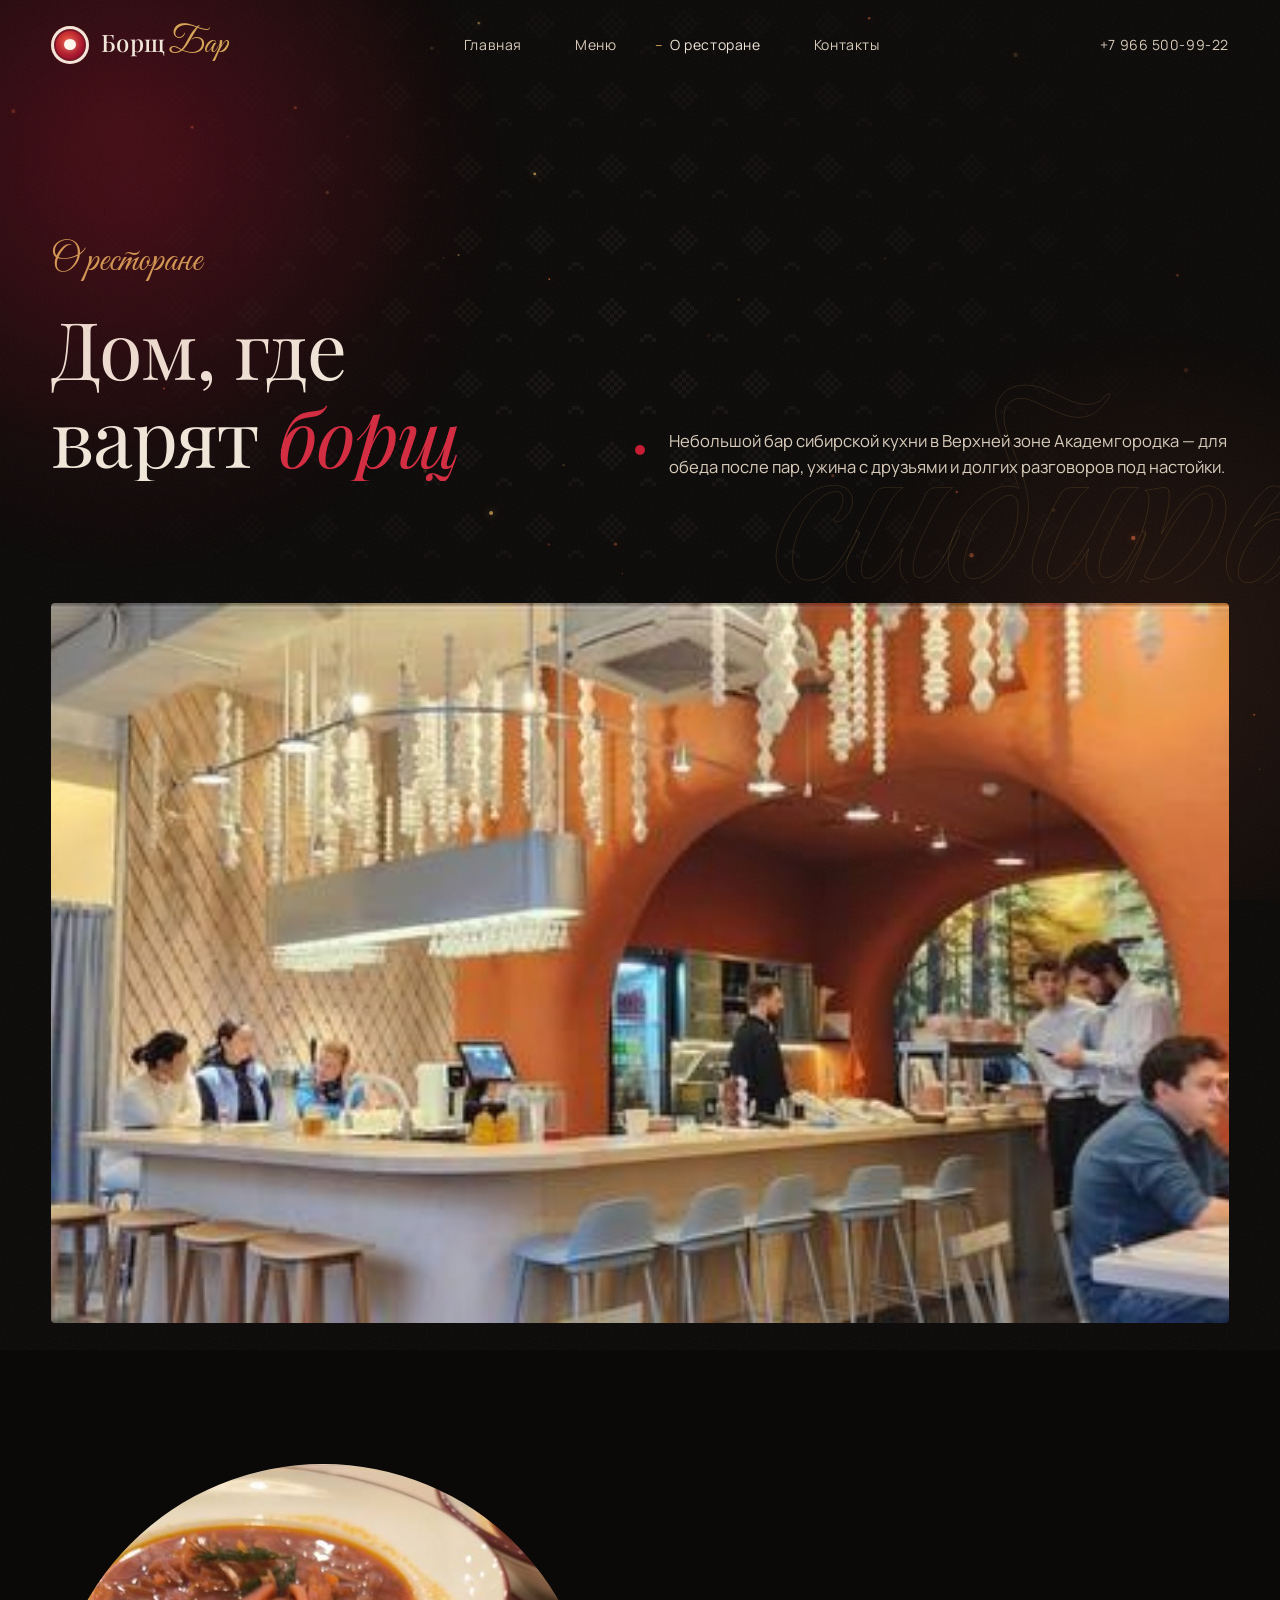
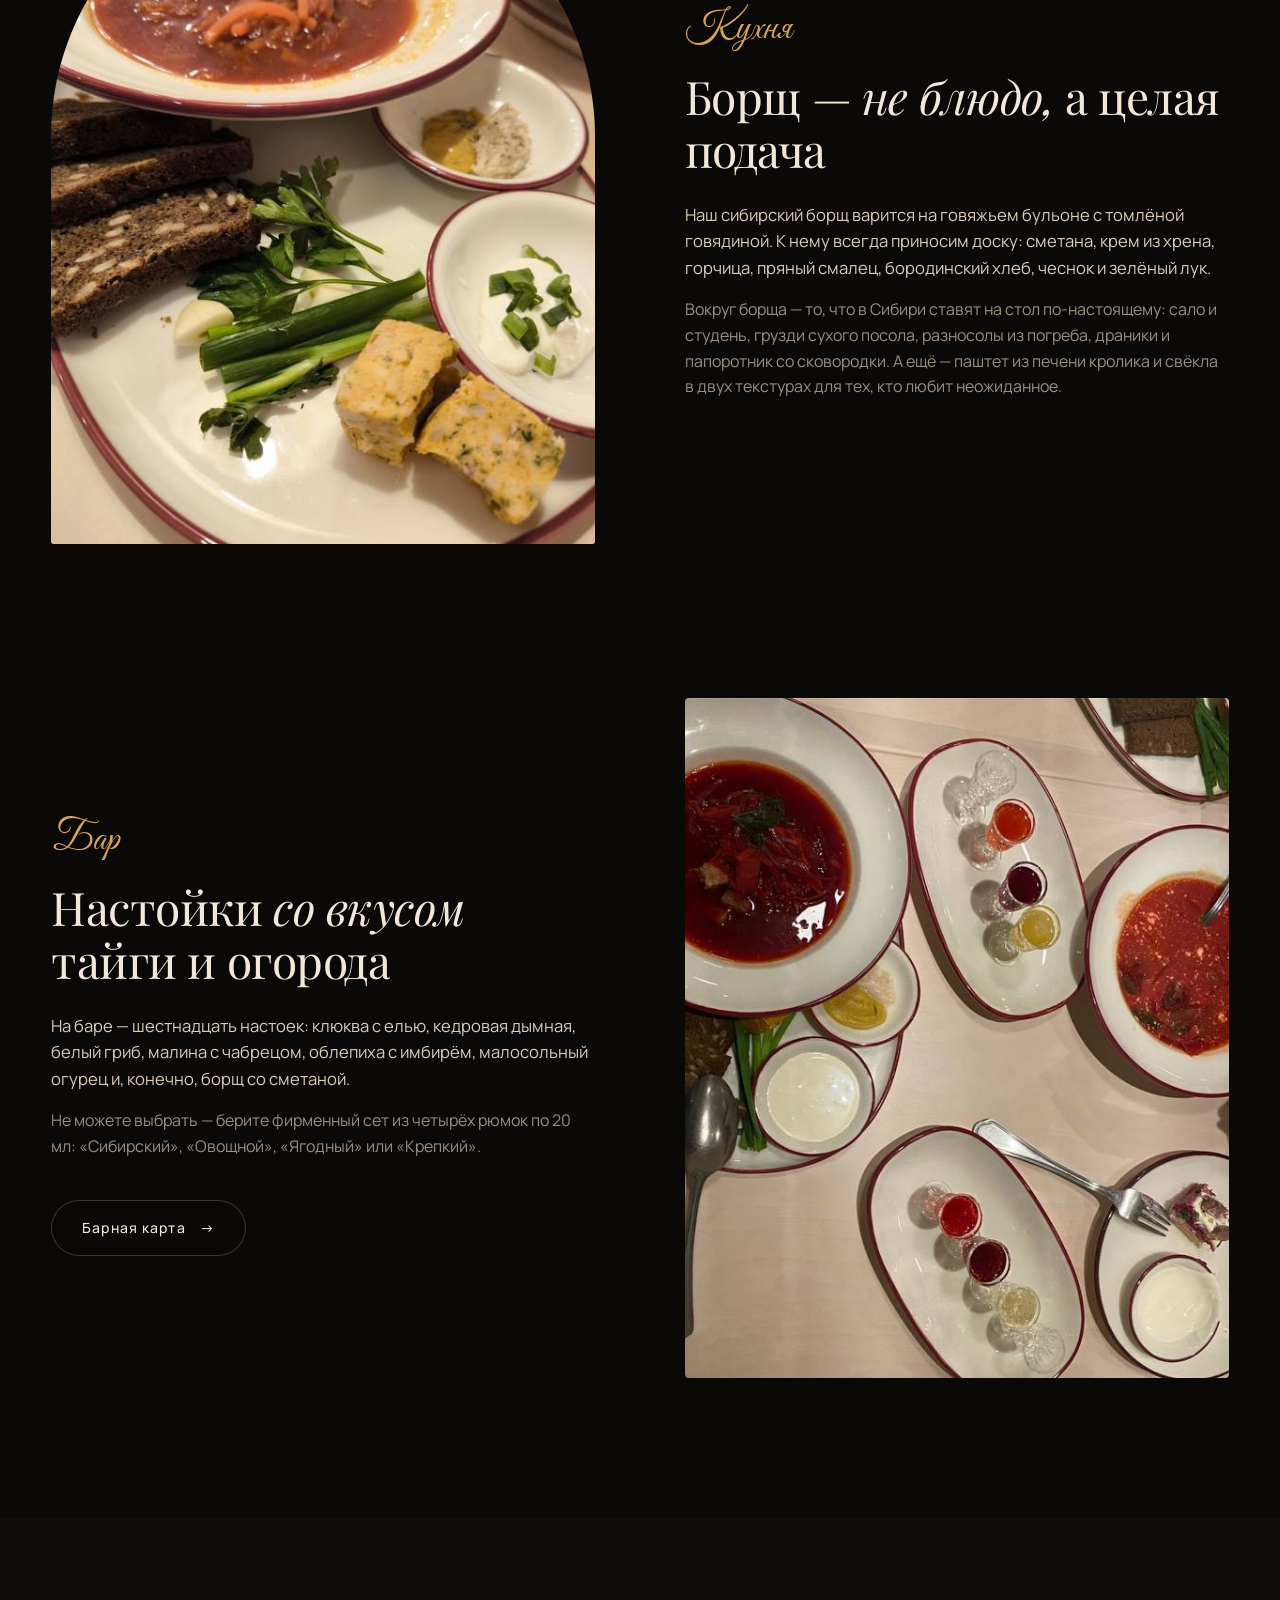
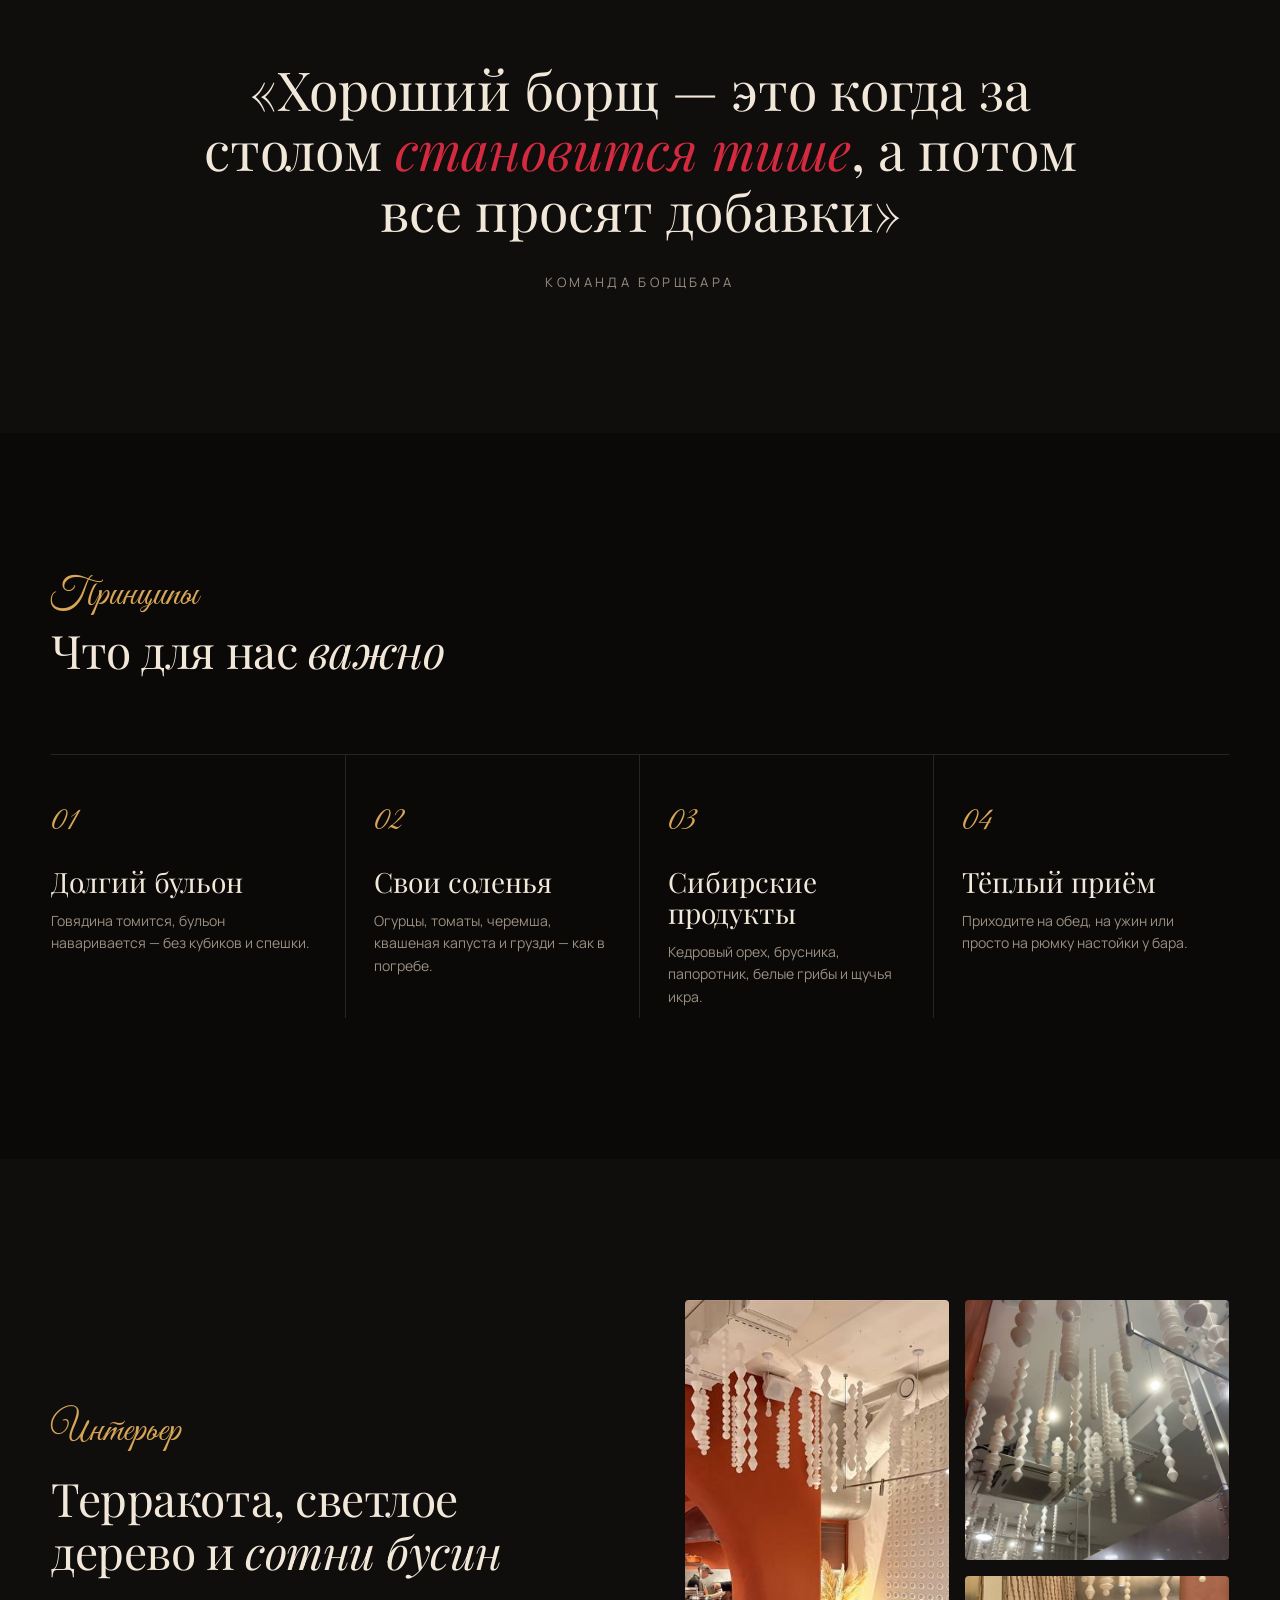
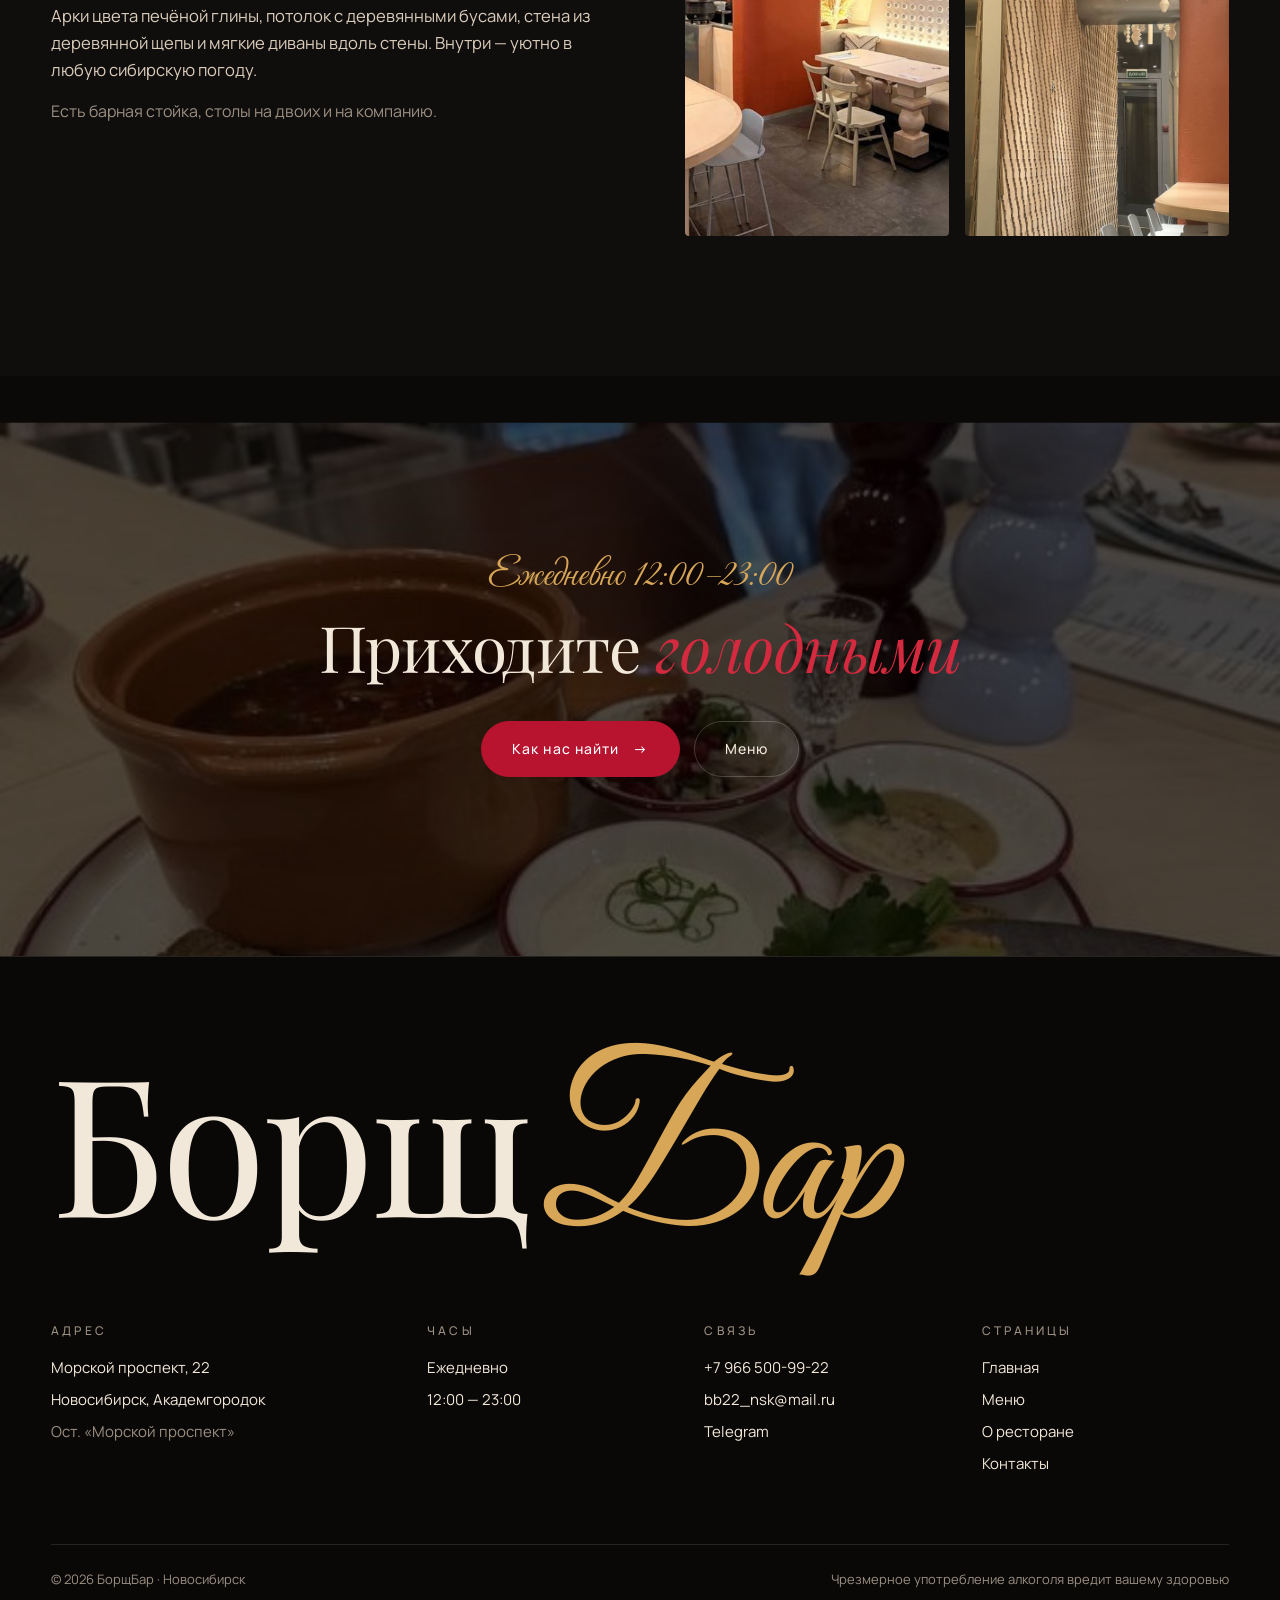
<file: about.html>
<!doctype html>
<html lang="ru">
<head>
  <meta charset="utf-8">
  <meta name="viewport" content="width=device-width, initial-scale=1">
  <title>О ресторане — БорщБар</title>
  <meta name="description" content="БорщБар в Академгородке Новосибирска: наваристый сибирский борщ, драники, соленья и настойки собственного приготовления. Ежедневно 12:00–23:00.">
  <link rel="preconnect" href="https://fonts.googleapis.com">
  <link rel="preconnect" href="https://fonts.gstatic.com" crossorigin>
  <link href="https://fonts.googleapis.com/css2?family=Playfair+Display:ital,wght@0,400;0,500;0,600;1,400;1,500&family=Great+Vibes&family=Manrope:wght@300;400;500;600;700&display=swap" rel="stylesheet">
  <link rel="stylesheet" href="css/style.css">
  <link rel="icon" href="data:image/svg+xml,%3Csvg xmlns='http://www.w3.org/2000/svg' viewBox='0 0 32 32'%3E%3Ccircle cx='16' cy='16' r='15' fill='%23f2e8da'/%3E%3Ccircle cx='16' cy='16' r='12' fill='%23b8132f'/%3E%3Ccircle cx='15' cy='15' r='4' fill='%23fff'/%3E%3C/svg%3E">
</head>
<body>
  <div class="curtain"></div>
  <div class="cursor"></div>

  <header class="header">
    <div class="wrap header__in">
      <a href="index.html" class="logo"><span class="logo__mark"></span><span><b>Борщ</b><i>Бар</i></span></a>
      <nav class="nav">
        <a href="index.html">Главная</a>
        <a href="menu.html">Меню</a>
        <a href="about.html" class="is-active">О ресторане</a>
        <a href="contacts.html">Контакты</a>
      </nav>
      <a class="header__phone" href="tel:+79665009922">+7 966 500-99-22</a>
      <button class="burger" aria-label="Меню"><span></span><span></span></button>
    </div>
  </header>
  <div class="mnav">
    <a href="index.html">Главная</a>
    <a href="menu.html">Меню</a>
    <a href="about.html" class="is-active">О ресторане</a>
    <a href="contacts.html">Контакты</a>
    <div class="mnav__foot"><a href="tel:+79665009922" style="font:inherit">+7 966 500-99-22</a><span>Ежедневно 12:00–23:00</span></div>
  </div>


  <section class="page-hero">
    <div class="wrap">
      <span class="eyebrow hero__fade">О ресторане</span>
      <div class="page-hero__row">
        <h1 class="h-display hero__title" style="margin-bottom:0">
          <span class="line"><span>Дом, где</span></span>
          <span class="line"><span>варят <em class="accent">борщ</em></span></span>
        </h1>
        <p class="lead hero__fade">Небольшой бар сибирской кухни в Верхней зоне Академгородка — для обеда после пар, ужина с друзьями и долгих разговоров под настойки.</p>
      </div>
    </div>
    <div class="page-hero__big">сибирь</div>
  </section>

  <section class="section" style="padding-top:20px">
    <div class="wrap">
      <div class="wide-photo img-reveal"><img src="img/interior-bar.jpg" alt="Зал и барная стойка БорщБара"></div>
    </div>
  </section>

  <section class="section" style="padding-top:0">
    <div class="wrap">
      <div class="story">
        <div class="story__img story__img--arch img-reveal"><img src="img/borsch-close.jpg" alt="Сибирский борщ с подачей" loading="lazy"></div>
        <div>
          <span class="eyebrow reveal">Кухня</span>
          <h2 class="h-2 reveal">Борщ — <em>не блюдо,</em> а целая подача</h2>
          <p class="lead reveal">Наш сибирский борщ варится на говяжьем бульоне с томлёной говядиной. К нему всегда приносим доску: сметана, крем из хрена, горчица, пряный смалец, бородинский хлеб, чеснок и зелёный лук.</p>
          <p class="muted reveal">Вокруг борща — то, что в Сибири ставят на стол по-настоящему: сало и студень, грузди сухого посола, разносолы из погреба, драники и папоротник со сковородки. А ещё — паштет из печени кролика и свёкла в двух текстурах для тех, кто любит неожиданное.</p>
        </div>
      </div>

      <div class="story story--rev">
        <div class="story__img img-reveal"><img src="img/borsch-tasting.jpg" alt="Борщ и сеты настоек" loading="lazy"></div>
        <div>
          <span class="eyebrow reveal">Бар</span>
          <h2 class="h-2 reveal">Настойки <em>со вкусом</em> тайги и огорода</h2>
          <p class="lead reveal">На баре — шестнадцать настоек: клюква с елью, кедровая дымная, белый гриб, малина с чабрецом, облепиха с имбирём, малосольный огурец и, конечно, борщ со сметаной.</p>
          <p class="muted reveal">Не можете выбрать — берите фирменный сет из четырёх рюмок по 20 мл: «Сибирский», «Овощной», «Ягодный» или «Крепкий».</p>
          <div class="hero__actions reveal"><a href="menu.html#bar" class="btn">Барная карта <span class="arr">→</span></a></div>
        </div>
      </div>
    </div>
  </section>

  <section class="section section--alt">
    <div class="wrap quote">
      <blockquote class="reveal">«Хороший борщ — это когда за столом <em>становится тише</em>, а потом все просят добавки»</blockquote>
      <cite class="reveal">Команда БорщБара</cite>
    </div>
  </section>

  <section class="section">
    <div class="wrap">
      <div class="sec-head">
        <div>
          <span class="eyebrow reveal">Принципы</span>
          <h2 class="h-2 reveal">Что для нас <em>важно</em></h2>
        </div>
      </div>
      <div class="values">
        <div class="value reveal"><span class="value__n">01</span><h3>Долгий бульон</h3><p>Говядина томится, бульон наваривается — без кубиков и спешки.</p></div>
        <div class="value reveal reveal-d1"><span class="value__n">02</span><h3>Свои соленья</h3><p>Огурцы, томаты, черемша, квашеная капуста и грузди — как в погребе.</p></div>
        <div class="value reveal reveal-d2"><span class="value__n">03</span><h3>Сибирские продукты</h3><p>Кедровый орех, брусника, папоротник, белые грибы и щучья икра.</p></div>
        <div class="value reveal reveal-d3"><span class="value__n">04</span><h3>Тёплый приём</h3><p>Приходите на обед, на ужин или просто на рюмку настойки у бара.</p></div>
      </div>
    </div>
  </section>

  <section class="section section--alt">
    <div class="wrap">
      <div class="story">
        <div>
          <span class="eyebrow reveal">Интерьер</span>
          <h2 class="h-2 reveal">Терракота, светлое дерево и <em>сотни бусин</em></h2>
          <p class="lead reveal">Арки цвета печёной глины, потолок с деревянными бусами, стена из деревянной щепы и мягкие диваны вдоль стены. Внутри — уютно в любую сибирскую погоду.</p>
          <p class="muted reveal">Есть барная стойка, столы на двоих и на компанию.</p>
        </div>
        <div class="gallery" style="grid-template-columns:1fr 1fr;grid-template-rows:260px 260px">
          <figure class="img-reveal" style="grid-row:span 2"><img src="img/interior.jpg" alt="Зал" loading="lazy"></figure>
          <figure class="img-reveal reveal-d1"><img src="img/ceiling.jpg" alt="Потолок" loading="lazy"></figure>
          <figure class="img-reveal reveal-d2"><img src="img/wall.jpg" alt="Стена" loading="lazy"></figure>
        </div>
      </div>
    </div>
  </section>

  <section class="cta">
    <div class="cta__bg"><img data-parallax src="img/borsch-pot.jpg" alt="" loading="lazy"></div>
    <div class="wrap">
      <span class="eyebrow reveal">Ежедневно 12:00–23:00</span>
      <h2 class="h-1 reveal">Приходите <em class="accent">голодными</em></h2>
      <div class="hero__actions reveal">
        <a href="contacts.html" class="btn btn--solid">Как нас найти <span class="arr">→</span></a>
        <a href="menu.html" class="btn">Меню</a>
      </div>
    </div>
  </section>

  <footer class="footer">
    <div class="wrap">
      <div class="footer__big">Борщ<i>Бар</i></div>
      <div class="footer__grid">
        <div><h5>Адрес</h5><ul><li>Морской проспект, 22</li><li>Новосибирск, Академгородок</li><li class="muted">Ост. «Морской проспект»</li></ul></div>
        <div><h5>Часы</h5><ul><li>Ежедневно</li><li>12:00 — 23:00</li></ul></div>
        <div><h5>Связь</h5><ul><li><a href="tel:+79665009922">+7 966 500-99-22</a></li><li><a href="mailto:bb22_nsk@mail.ru">bb22_nsk@mail.ru</a></li><li><a href="https://t.me/+79665009922" target="_blank" rel="noopener">Telegram</a></li></ul></div>
        <div><h5>Страницы</h5><ul><li><a href="index.html">Главная</a></li><li><a href="menu.html">Меню</a></li><li><a href="about.html">О ресторане</a></li><li><a href="contacts.html">Контакты</a></li></ul></div>
      </div>
      <div class="footer__bottom"><span>© 2026 БорщБар · Новосибирск</span><span>Чрезмерное употребление алкоголя вредит вашему здоровью</span></div>
    </div>
  </footer>

  <script src="js/main.js"></script>
</body>
</html>
</file>
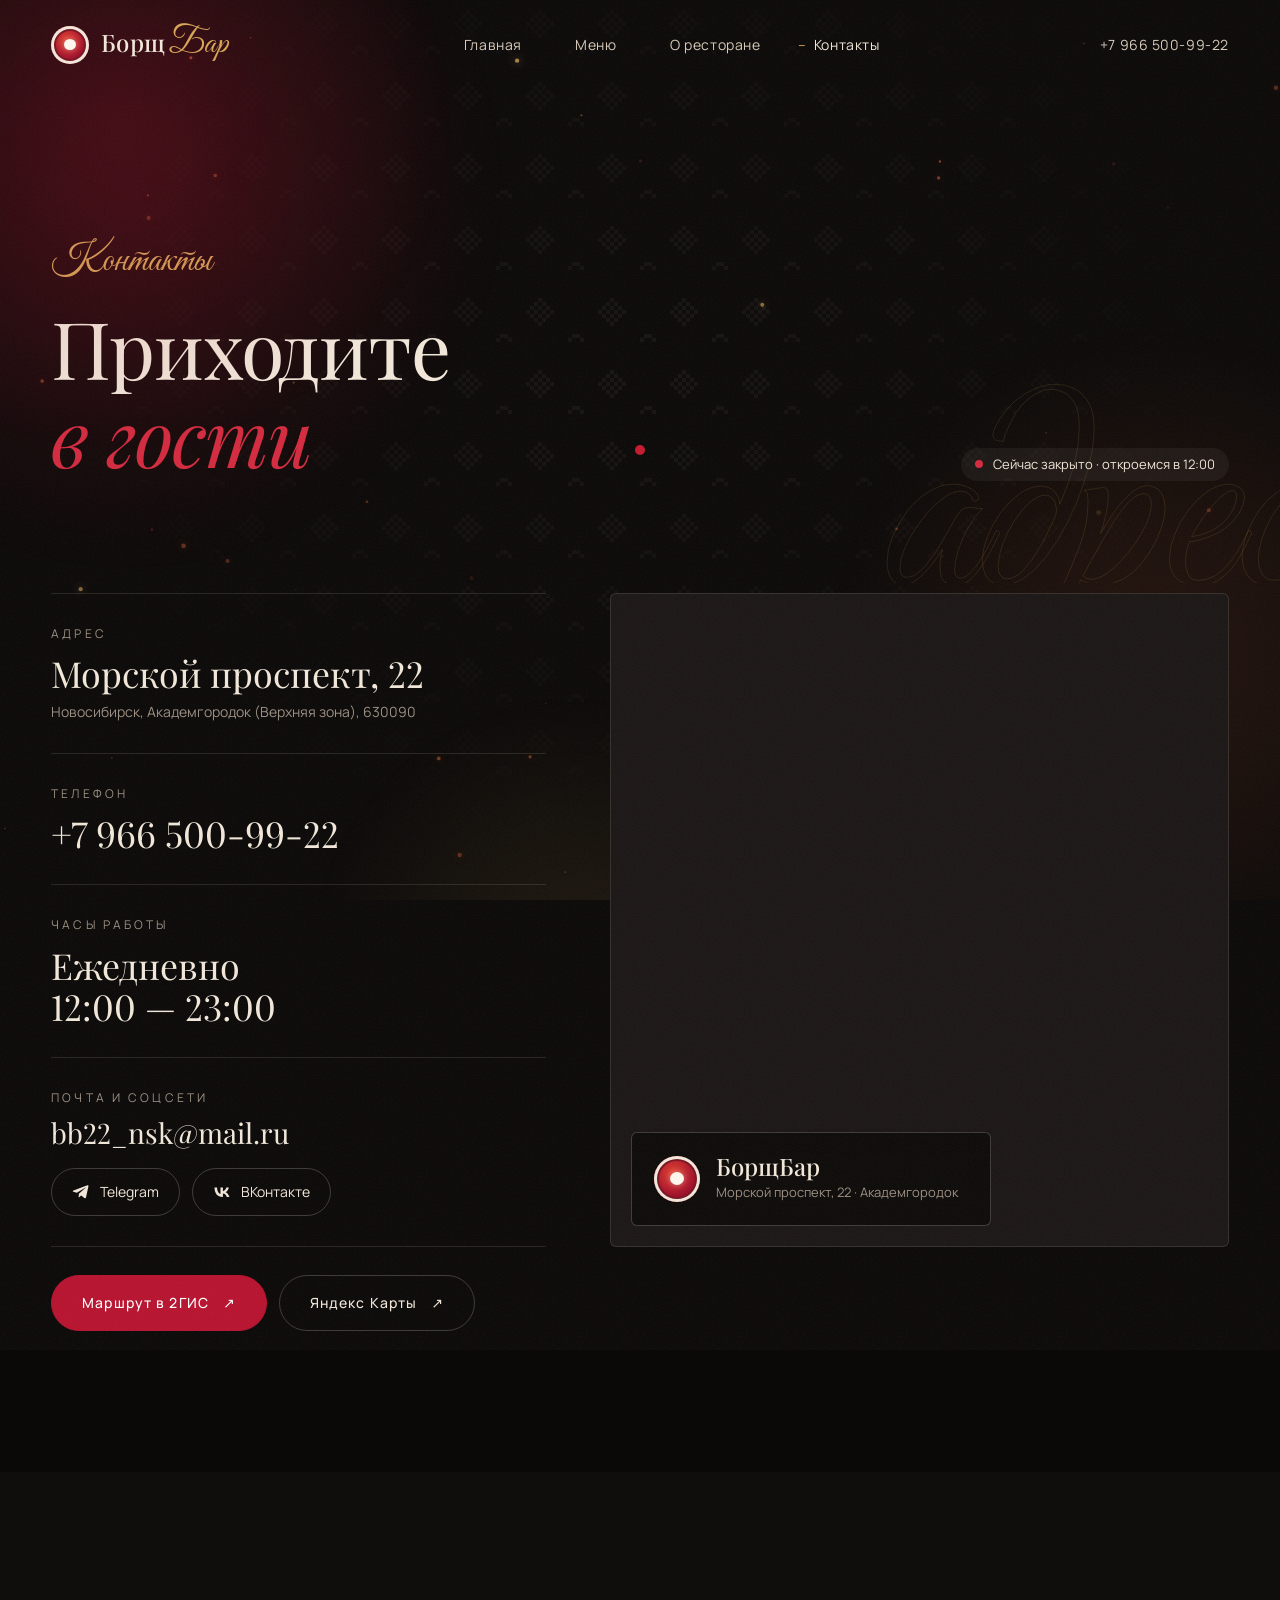
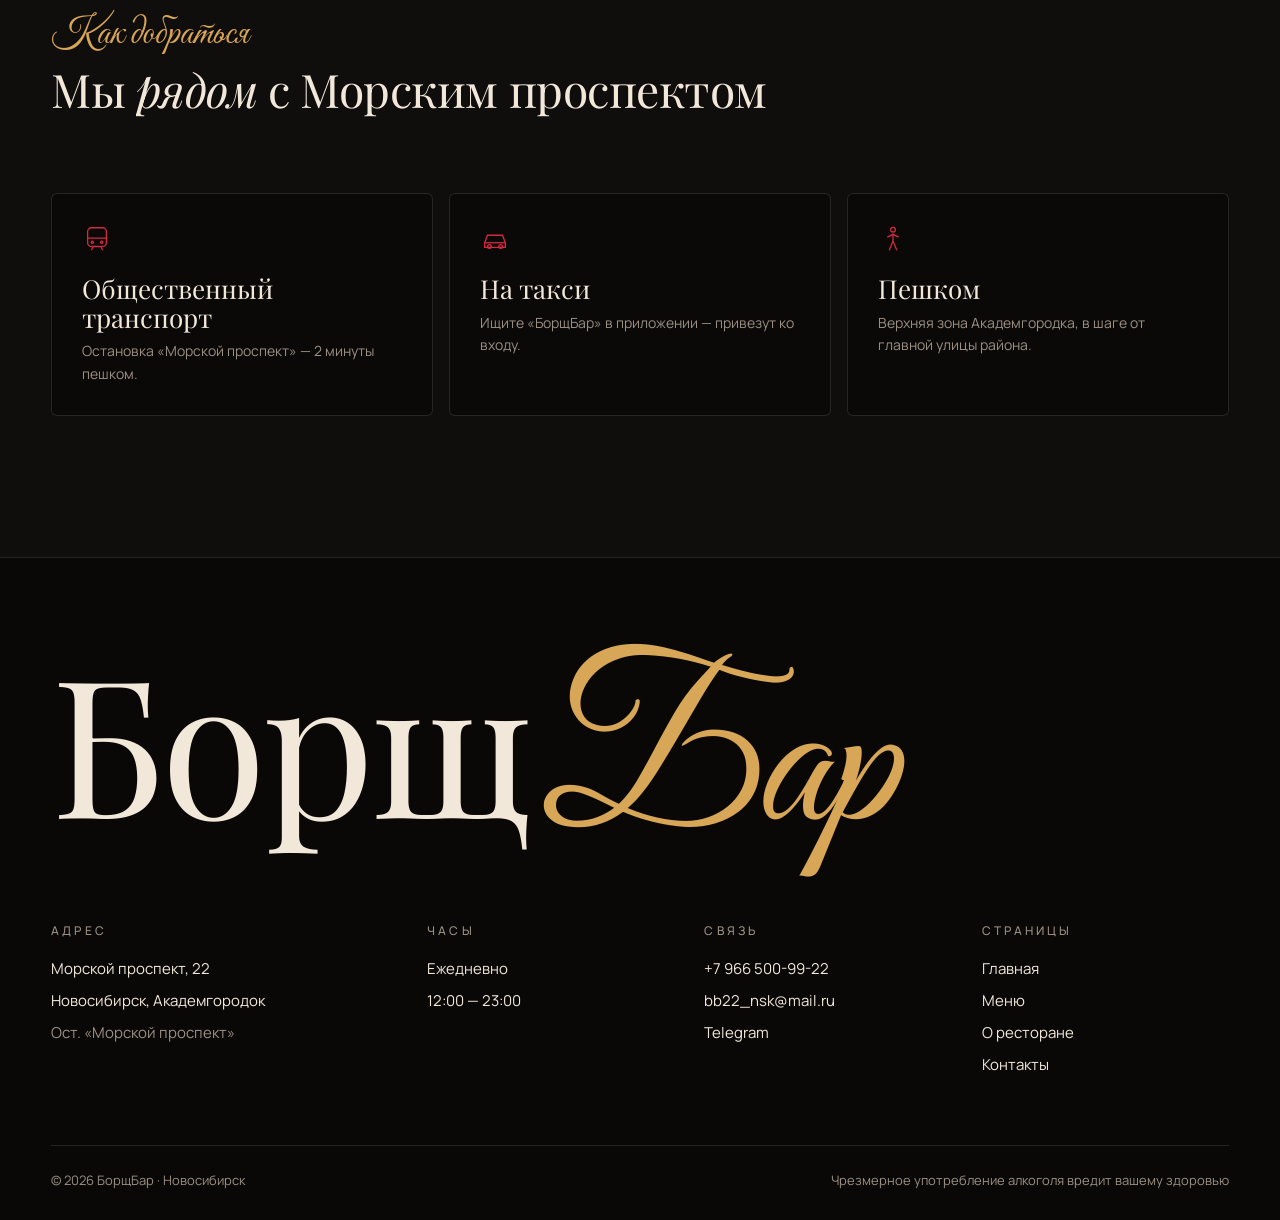
<file: contacts.html>
<!doctype html>
<html lang="ru">
<head>
  <meta charset="utf-8">
  <meta name="viewport" content="width=device-width, initial-scale=1">
  <title>Контакты и карта — БорщБар</title>
  <meta name="description" content="БорщБар в Академгородке Новосибирска: наваристый сибирский борщ, драники, соленья и настойки собственного приготовления. Ежедневно 12:00–23:00.">
  <link rel="preconnect" href="https://fonts.googleapis.com">
  <link rel="preconnect" href="https://fonts.gstatic.com" crossorigin>
  <link href="https://fonts.googleapis.com/css2?family=Playfair+Display:ital,wght@0,400;0,500;0,600;1,400;1,500&family=Great+Vibes&family=Manrope:wght@300;400;500;600;700&display=swap" rel="stylesheet">
  <link rel="stylesheet" href="css/style.css">
  <link rel="icon" href="data:image/svg+xml,%3Csvg xmlns='http://www.w3.org/2000/svg' viewBox='0 0 32 32'%3E%3Ccircle cx='16' cy='16' r='15' fill='%23f2e8da'/%3E%3Ccircle cx='16' cy='16' r='12' fill='%23b8132f'/%3E%3Ccircle cx='15' cy='15' r='4' fill='%23fff'/%3E%3C/svg%3E">
</head>
<body>
  <div class="curtain"></div>
  <div class="cursor"></div>

  <header class="header">
    <div class="wrap header__in">
      <a href="index.html" class="logo"><span class="logo__mark"></span><span><b>Борщ</b><i>Бар</i></span></a>
      <nav class="nav">
        <a href="index.html">Главная</a>
        <a href="menu.html">Меню</a>
        <a href="about.html">О ресторане</a>
        <a href="contacts.html" class="is-active">Контакты</a>
      </nav>
      <a class="header__phone" href="tel:+79665009922">+7 966 500-99-22</a>
      <button class="burger" aria-label="Меню"><span></span><span></span></button>
    </div>
  </header>
  <div class="mnav">
    <a href="index.html">Главная</a>
    <a href="menu.html">Меню</a>
    <a href="about.html">О ресторане</a>
    <a href="contacts.html" class="is-active">Контакты</a>
    <div class="mnav__foot"><a href="tel:+79665009922" style="font:inherit">+7 966 500-99-22</a><span>Ежедневно 12:00–23:00</span></div>
  </div>


  <section class="page-hero">
    <div class="wrap">
      <span class="eyebrow hero__fade">Контакты</span>
      <div class="page-hero__row">
        <h1 class="h-display hero__title" style="margin-bottom:0">
          <span class="line"><span>Приходите</span></span>
          <span class="line"><span><em class="accent">в гости</em></span></span>
        </h1>
        <div class="hero__fade"><div class="open-now"><i></i><span>Ежедневно 12:00–23:00</span></div></div>
      </div>
    </div>
    <div class="page-hero__big">адрес</div>
  </section>

  <section class="section" style="padding-top:10px">
    <div class="wrap contacts-grid">
      <div>
        <div class="cblock reveal">
          <div class="cblock__label">Адрес</div>
          <div class="cblock__val">Морской проспект, 22</div>
          <div class="cblock__sub">Новосибирск, Академгородок (Верхняя зона), 630090</div>
        </div>
        <div class="cblock reveal">
          <div class="cblock__label">Телефон</div>
          <div class="cblock__val"><a href="tel:+79665009922">+7 966 500-99-22</a></div>
        </div>
        <div class="cblock reveal">
          <div class="cblock__label">Часы работы</div>
          <div class="cblock__val">Ежедневно<br>12:00 — 23:00</div>
        </div>
        <div class="cblock reveal">
          <div class="cblock__label">Почта и соцсети</div>
          <div class="cblock__val" style="font-size:clamp(22px,2.2vw,30px)"><a href="mailto:bb22_nsk@mail.ru">bb22_nsk@mail.ru</a></div>
          <div class="socials" style="margin-top:18px">
            <a href="https://t.me/+79665009922" target="_blank" rel="noopener"><svg viewBox="0 0 24 24"><path d="M21.9 4.3 18.7 19.4c-.2 1-.9 1.3-1.7.8l-4.8-3.6-2.3 2.2c-.3.3-.5.5-1 .5l.3-4.9 8.9-8c.4-.3-.1-.5-.6-.2L6.5 13.1 1.8 11.6c-1-.3-1-1 .2-1.5L20.5 3c.9-.3 1.6.2 1.4 1.3z"/></svg>Telegram</a>
            <a href="https://vk.com/" target="_blank" rel="noopener"><svg viewBox="0 0 24 24"><path d="M12.8 18.5C6 18.5 2.1 13.8 2 6h3.4c.1 5.7 2.6 8.1 4.6 8.6V6h3.2v4.9c2-.2 4-2.5 4.7-4.9h3.2c-.5 3-2.7 5.3-4.3 6.2 1.6.8 4.1 2.7 5.1 6.3h-3.5c-.8-2.4-2.7-4.3-5.2-4.5v4.5h-.4z"/></svg>ВКонтакте</a>
          </div>
        </div>
      </div>

      <div class="map reveal">
        <div id="map2gis" class="map__canvas"></div>
        <div class="map__card">
          <span class="logo__mark"></span>
          <div><b>БорщБар</b><span>Морской проспект, 22 · Академгородок</span></div>
        </div>
      </div>
    </div>
    <div class="wrap">
      <div class="map__btns reveal" style="margin-top:28px">
        <a class="btn btn--solid" href="https://2gis.ru/novosibirsk/firm/70000001118020758" target="_blank" rel="noopener">Маршрут в 2ГИС <span class="arr">↗</span></a>
        <a class="btn" href="https://yandex.ru/maps/org/borshch/8514497040/" target="_blank" rel="noopener">Яндекс Карты <span class="arr">↗</span></a>
      </div>
    </div>
  </section>

  <section class="section section--alt">
    <div class="wrap">
      <div class="sec-head">
        <div>
          <span class="eyebrow reveal">Как добраться</span>
          <h2 class="h-2 reveal">Мы <em>рядом</em> с Морским проспектом</h2>
        </div>
      </div>
      <div class="how">
        <div class="reveal"><svg viewBox="0 0 32 32"><rect x="6" y="4" width="20" height="20" rx="4"/><path d="M6 15h20M10 28l2-4M22 28l-2-4"/><circle cx="11" cy="19.5" r="1.2"/><circle cx="21" cy="19.5" r="1.2"/></svg><b>Общественный транспорт</b><p>Остановка «Морской проспект» — 2 минуты пешком.</p></div>
        <div class="reveal reveal-d1"><svg viewBox="0 0 32 32"><path d="M5 20l3-8h16l3 8v5H5z"/><circle cx="10" cy="24" r="2"/><circle cx="22" cy="24" r="2"/><path d="M5 20h22"/></svg><b>На такси</b><p>Ищите «БорщБар» в приложении — привезут ко входу.</p></div>
        <div class="reveal reveal-d2"><svg viewBox="0 0 32 32"><circle cx="16" cy="6" r="2.5"/><path d="M16 10v8l-4 10M16 18l4 10M10 14l6-3 6 3"/></svg><b>Пешком</b><p>Верхняя зона Академгородка, в шаге от главной улицы района.</p></div>
      </div>
    </div>
  </section>

  <footer class="footer">
    <div class="wrap">
      <div class="footer__big">Борщ<i>Бар</i></div>
      <div class="footer__grid">
        <div><h5>Адрес</h5><ul><li>Морской проспект, 22</li><li>Новосибирск, Академгородок</li><li class="muted">Ост. «Морской проспект»</li></ul></div>
        <div><h5>Часы</h5><ul><li>Ежедневно</li><li>12:00 — 23:00</li></ul></div>
        <div><h5>Связь</h5><ul><li><a href="tel:+79665009922">+7 966 500-99-22</a></li><li><a href="mailto:bb22_nsk@mail.ru">bb22_nsk@mail.ru</a></li><li><a href="https://t.me/+79665009922" target="_blank" rel="noopener">Telegram</a></li></ul></div>
        <div><h5>Страницы</h5><ul><li><a href="index.html">Главная</a></li><li><a href="menu.html">Меню</a></li><li><a href="about.html">О ресторане</a></li><li><a href="contacts.html">Контакты</a></li></ul></div>
      </div>
      <div class="footer__bottom"><span>© 2026 БорщБар · Новосибирск</span><span>Чрезмерное употребление алкоголя вредит вашему здоровью</span></div>
    </div>
  </footer>

  <script src="https://maps.api.2gis.ru/2.0/loader.js?pkg=full"></script>
  <script>
    (function () {
      if (!window.DG) return;
      DG.then(function () {
        var pos = [54.839162, 83.106413];
        var map = DG.map('map2gis', { center: [54.8389, 83.1056], zoom: 17, fullscreenControl: false, scrollWheelZoom: false });
        var icon = DG.divIcon({ className: 'bb-pin', html: '<span class="bb-pin__dot"></span><span class="bb-pin__pulse"></span>', iconSize: [44, 44], iconAnchor: [22, 22] });
        DG.marker(pos, { icon: icon }).addTo(map)
          .bindPopup('<b>БорщБар</b><br>Морской проспект, 22<br><a href="https://2gis.ru/novosibirsk/firm/70000001118020758" target="_blank" rel="noopener">Открыть в 2ГИС →</a>')
          .openPopup();
      });
    })();
  </script>
  <script src="js/main.js"></script>
</body>
</html>
</file>
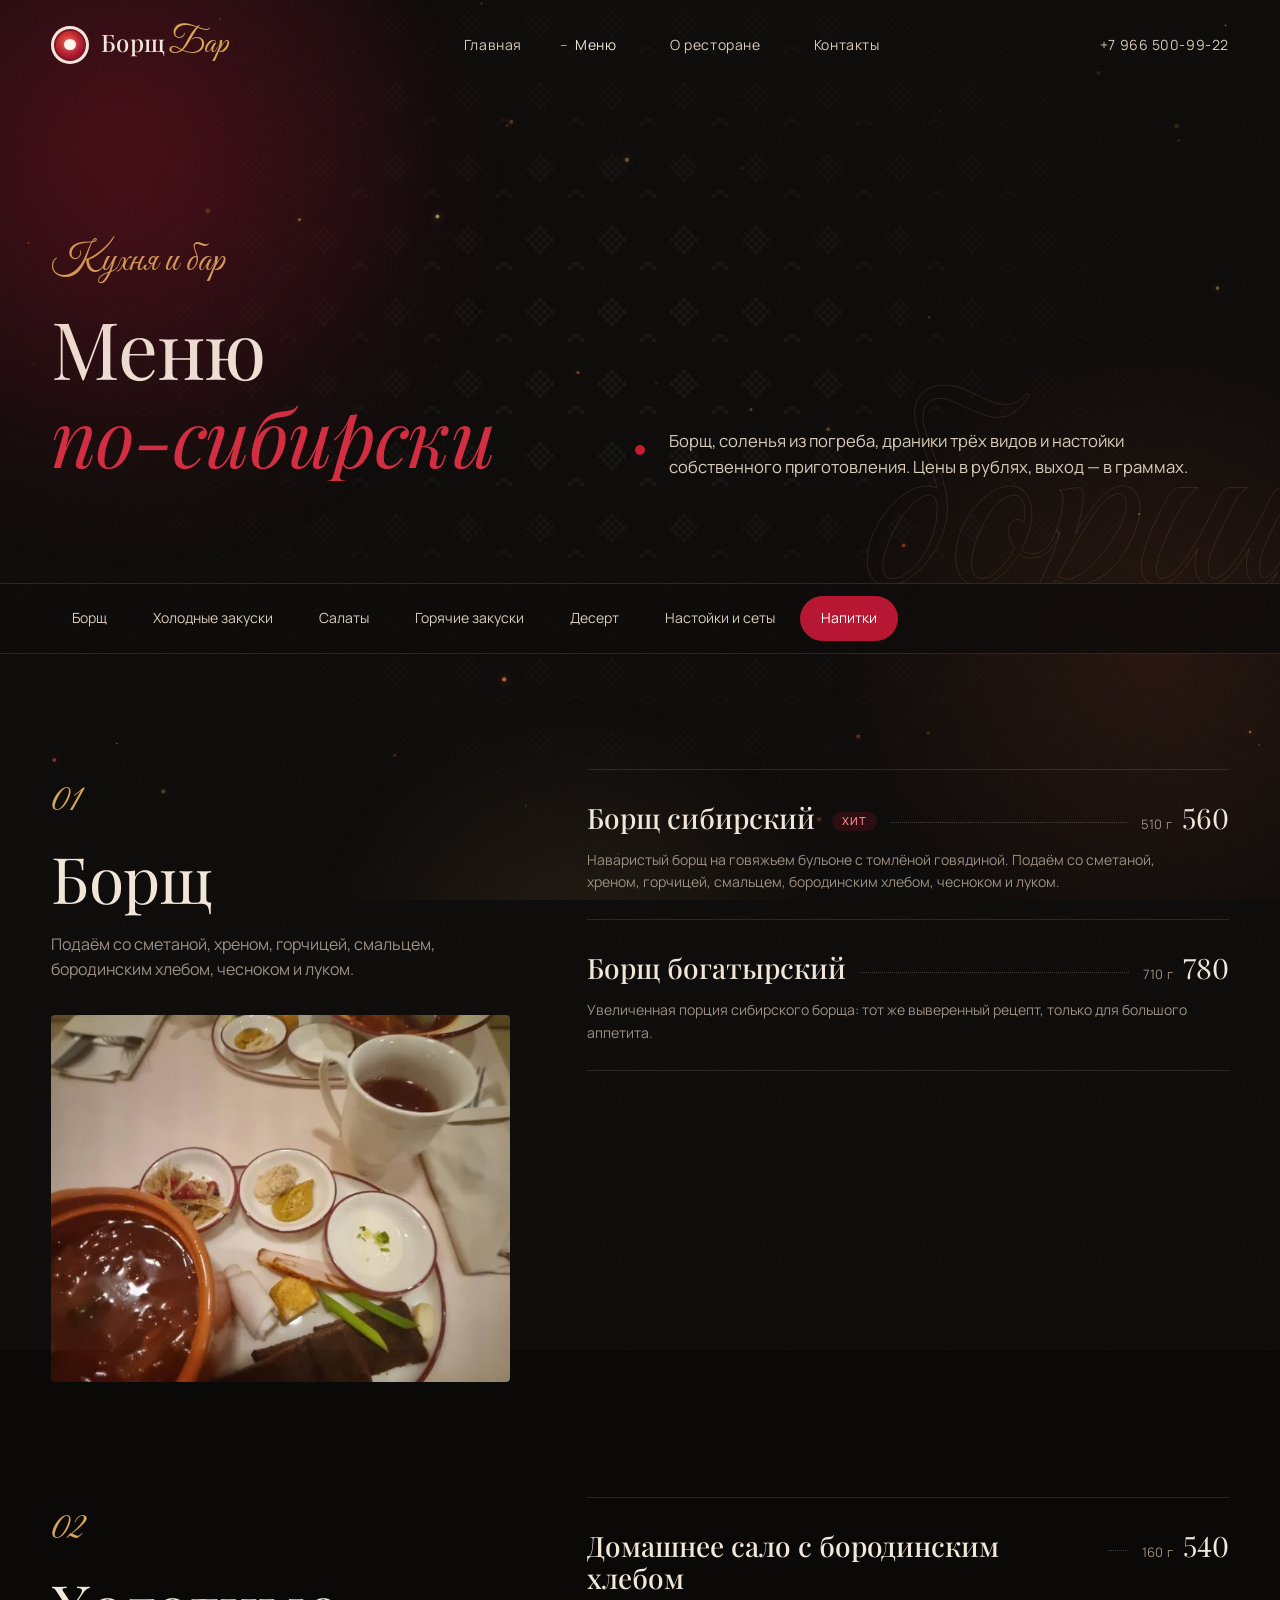
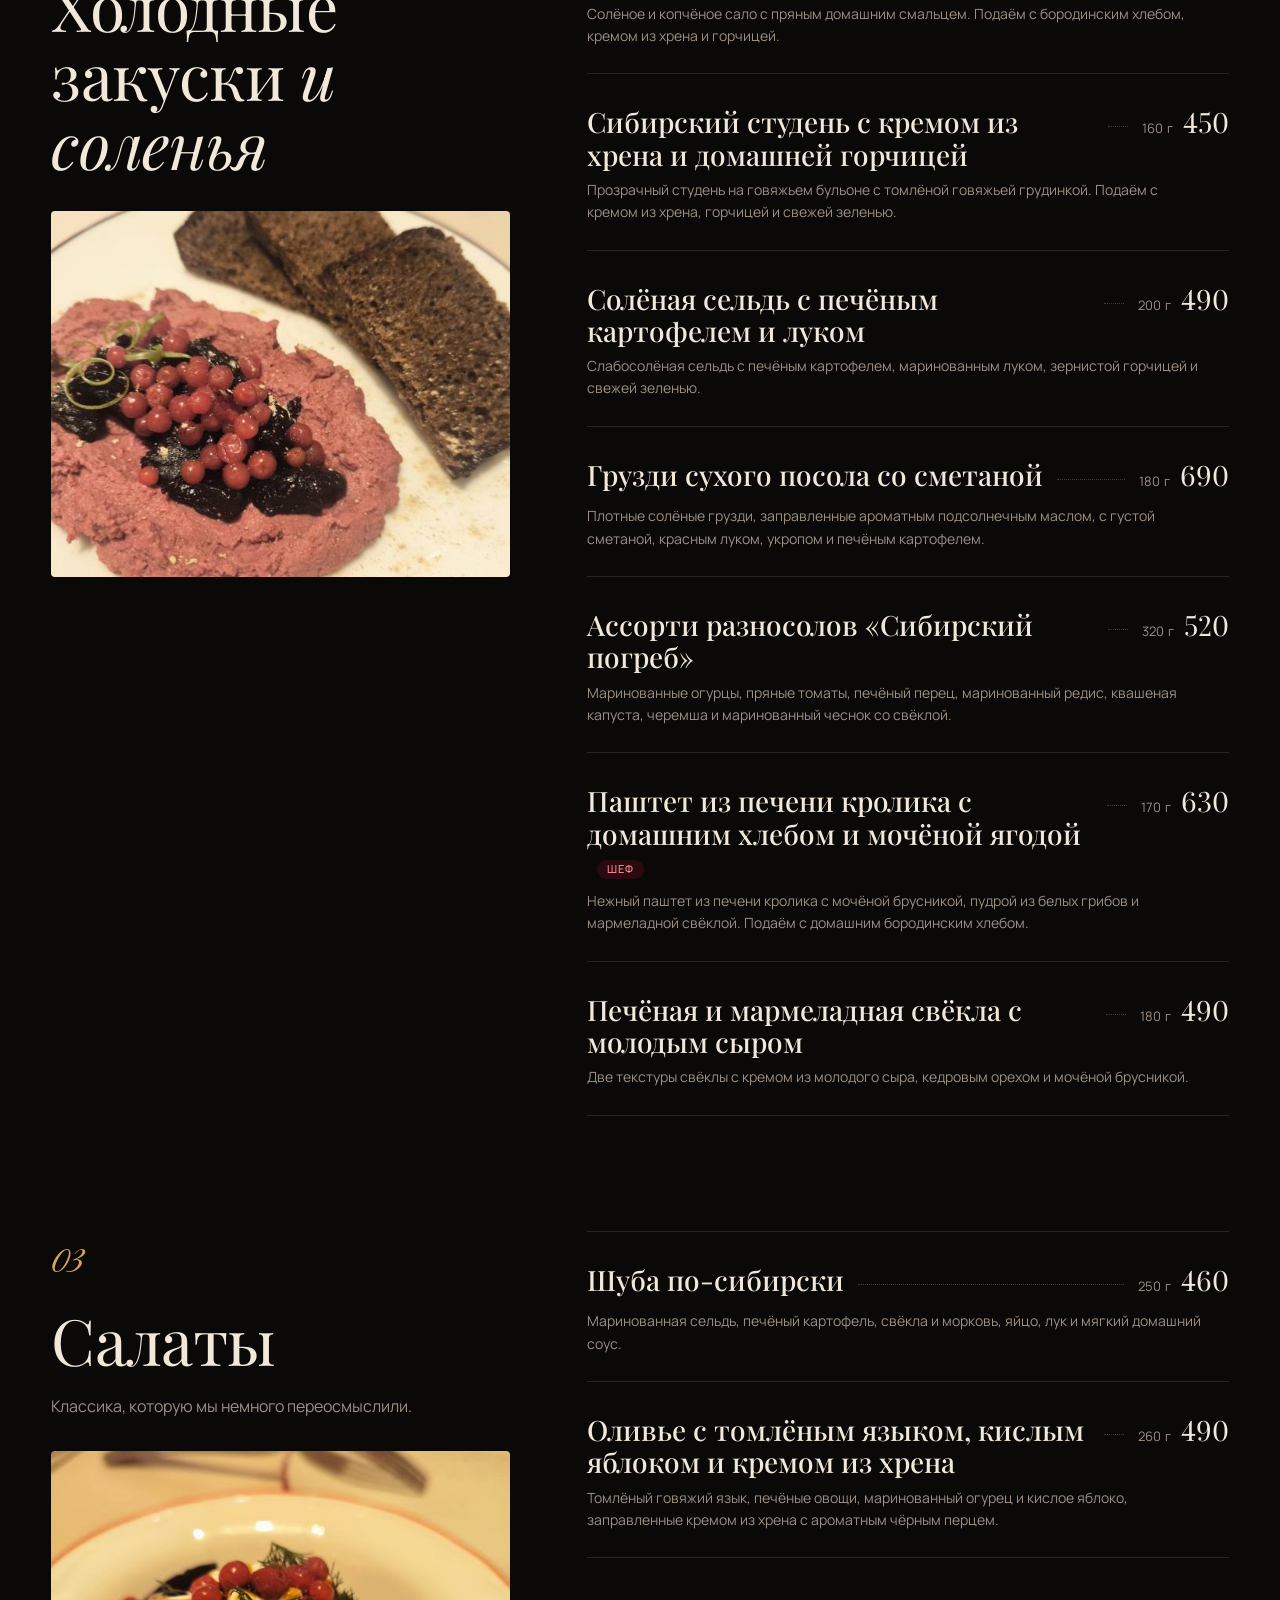
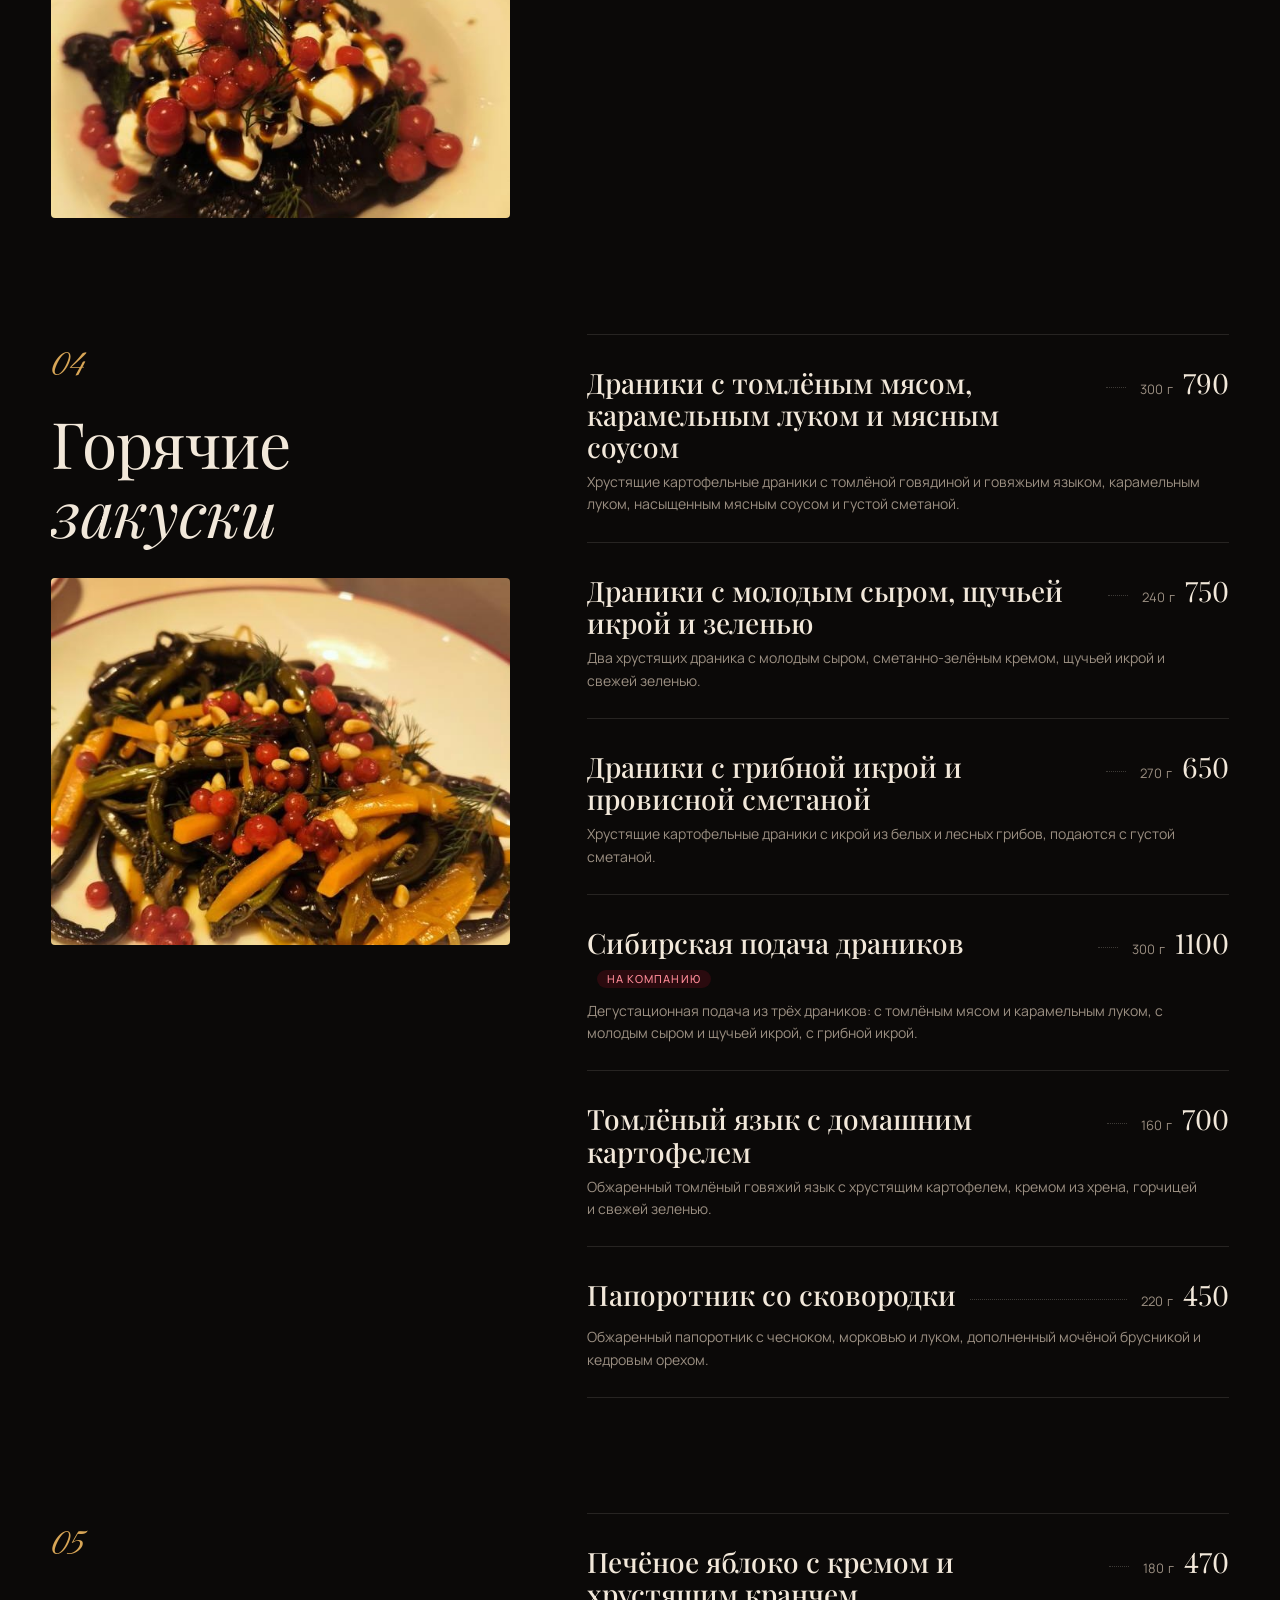
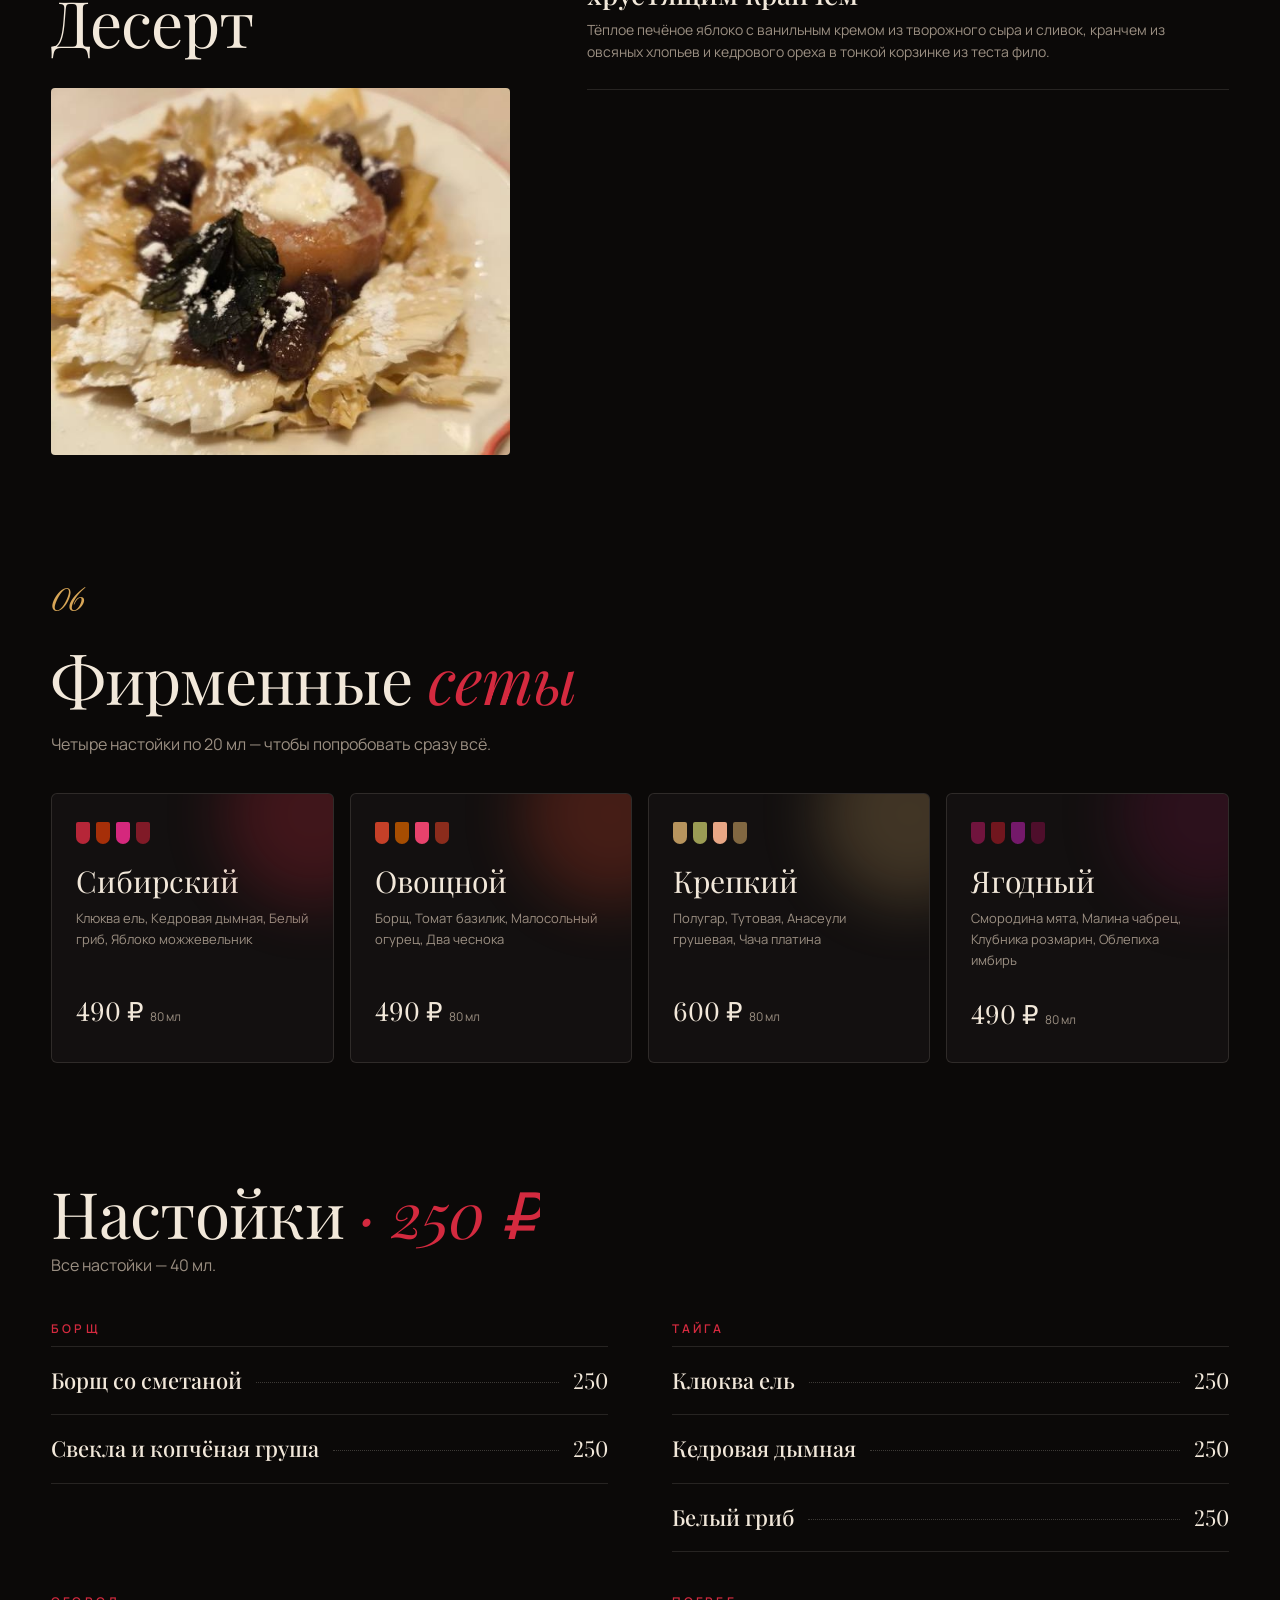
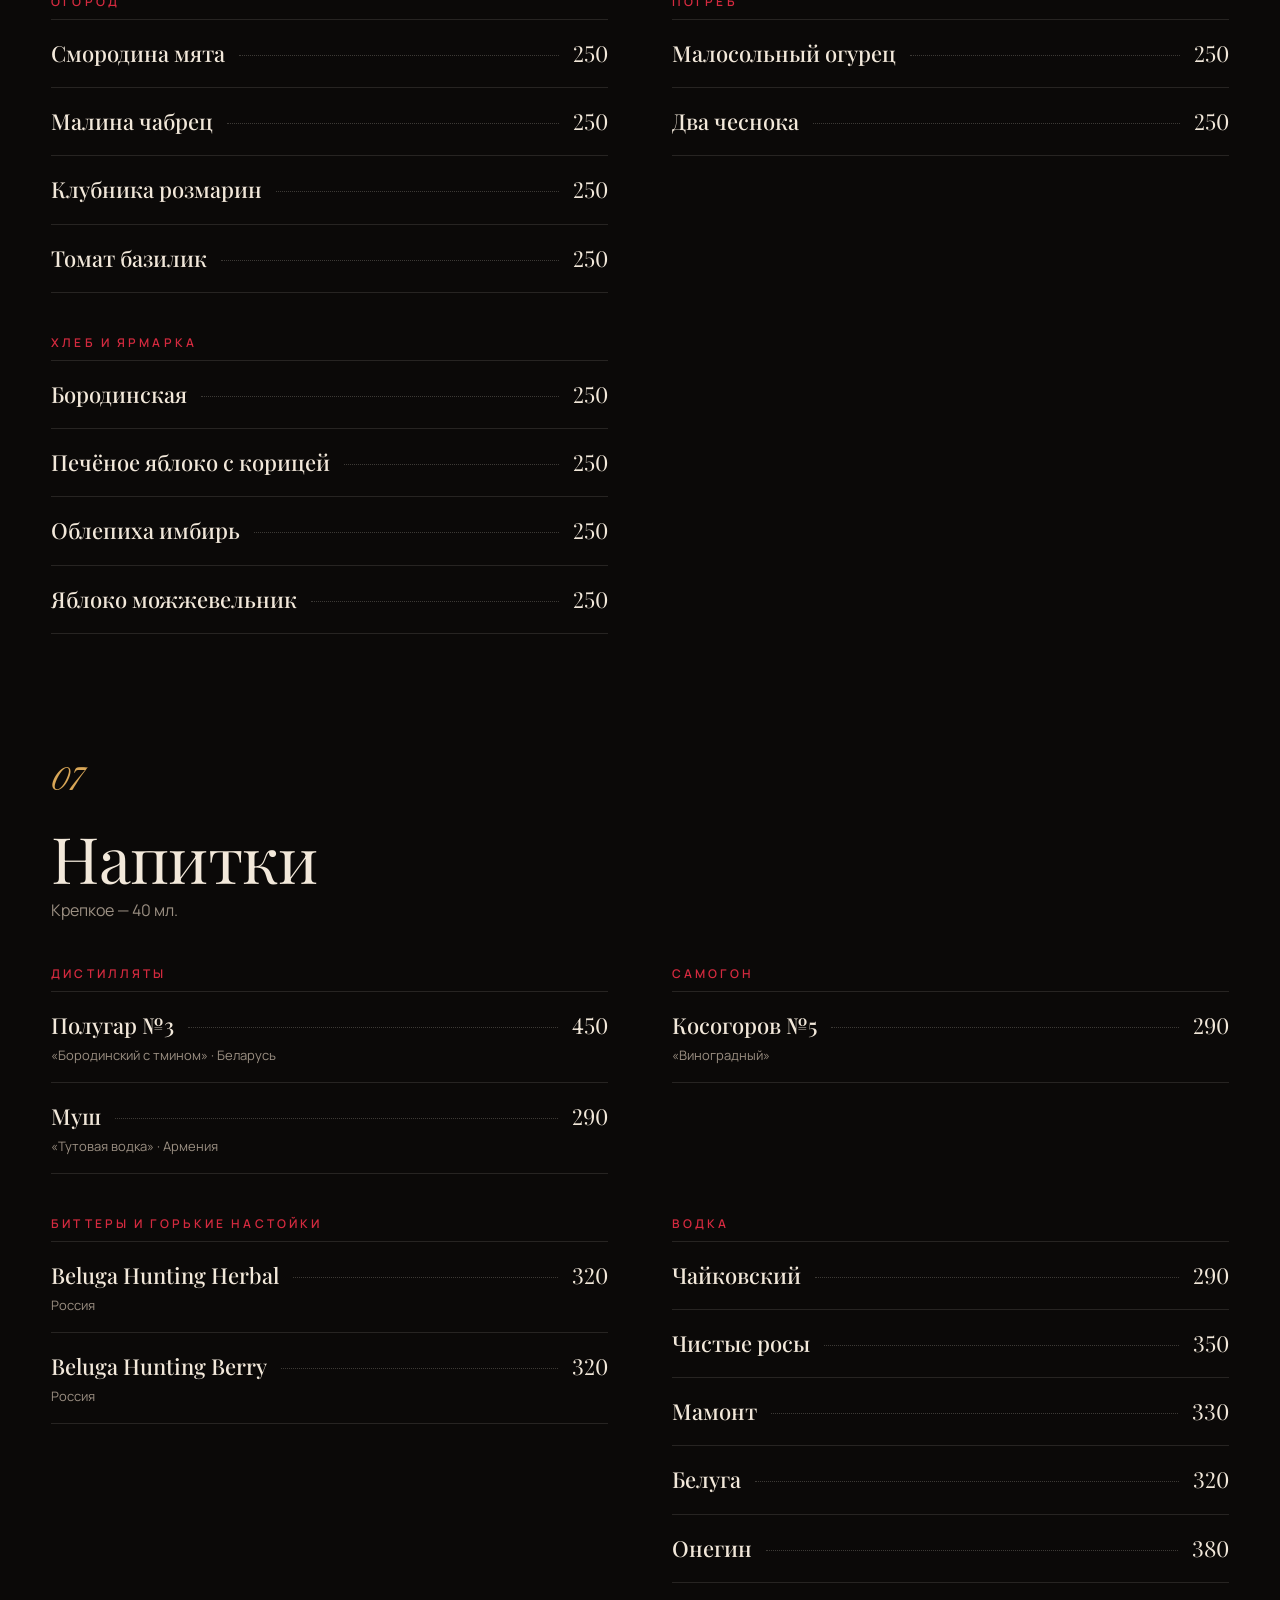
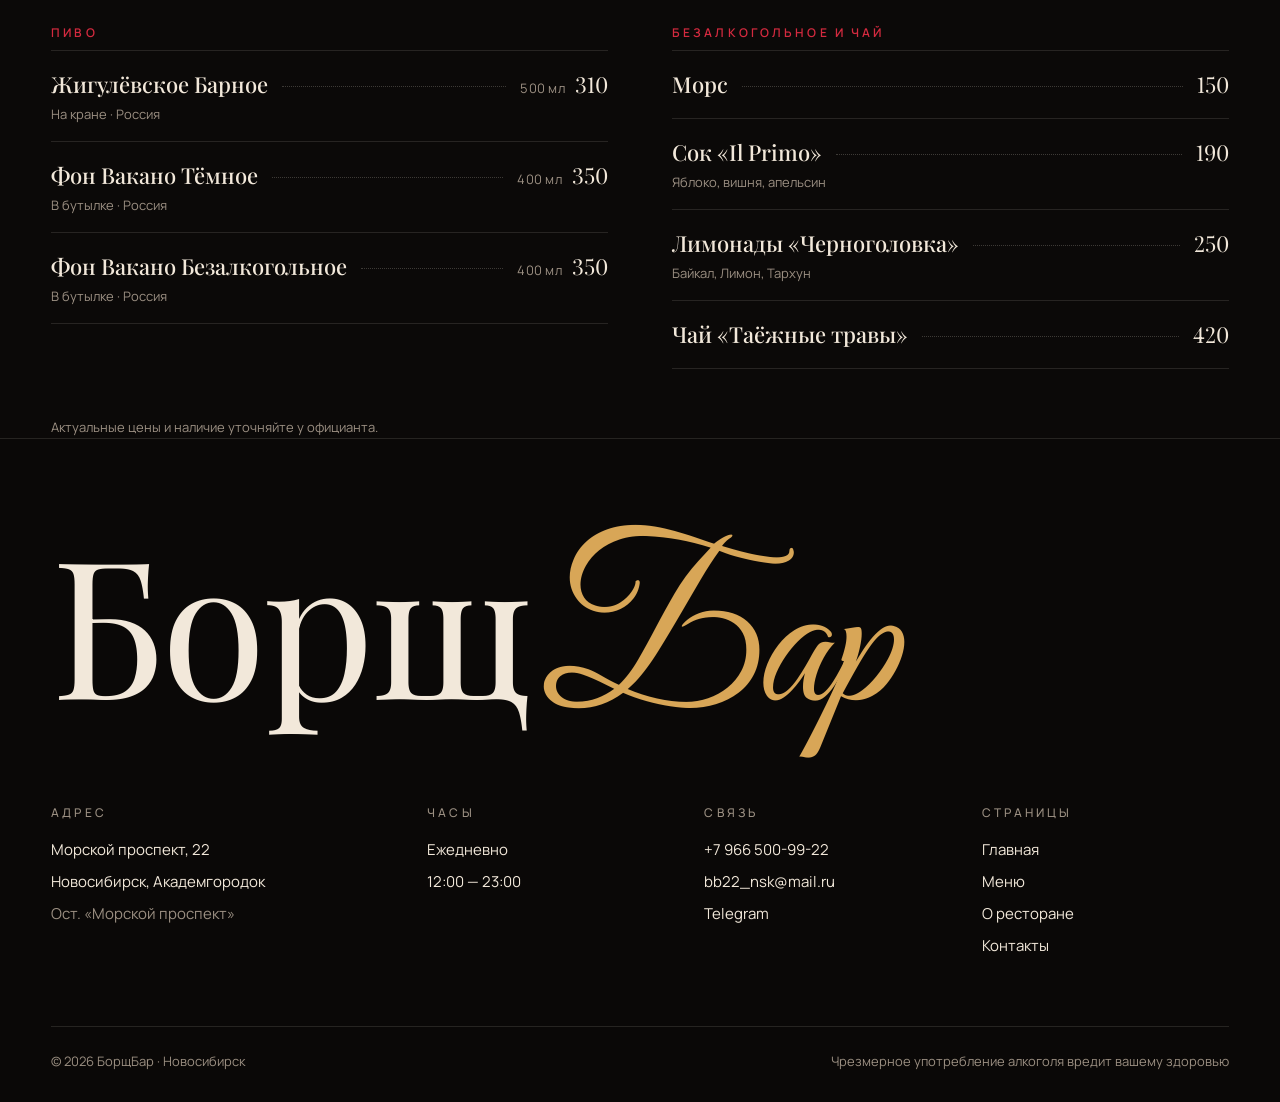
<file: menu.html>
<!doctype html>
<html lang="ru">
<head>
  <meta charset="utf-8">
  <meta name="viewport" content="width=device-width, initial-scale=1">
  <title>Меню — БорщБар</title>
  <meta name="description" content="БорщБар в Академгородке Новосибирска: наваристый сибирский борщ, драники, соленья и настойки собственного приготовления. Ежедневно 12:00–23:00.">
  <link rel="preconnect" href="https://fonts.googleapis.com">
  <link rel="preconnect" href="https://fonts.gstatic.com" crossorigin>
  <link href="https://fonts.googleapis.com/css2?family=Playfair+Display:ital,wght@0,400;0,500;0,600;1,400;1,500&family=Great+Vibes&family=Manrope:wght@300;400;500;600;700&display=swap" rel="stylesheet">
  <link rel="stylesheet" href="css/style.css">
  <link rel="icon" href="data:image/svg+xml,%3Csvg xmlns='http://www.w3.org/2000/svg' viewBox='0 0 32 32'%3E%3Ccircle cx='16' cy='16' r='15' fill='%23f2e8da'/%3E%3Ccircle cx='16' cy='16' r='12' fill='%23b8132f'/%3E%3Ccircle cx='15' cy='15' r='4' fill='%23fff'/%3E%3C/svg%3E">
</head>
<body>
  <div class="curtain"></div>
  <div class="cursor"></div>

  <header class="header">
    <div class="wrap header__in">
      <a href="index.html" class="logo"><span class="logo__mark"></span><span><b>Борщ</b><i>Бар</i></span></a>
      <nav class="nav">
        <a href="index.html">Главная</a>
        <a href="menu.html" class="is-active">Меню</a>
        <a href="about.html">О ресторане</a>
        <a href="contacts.html">Контакты</a>
      </nav>
      <a class="header__phone" href="tel:+79665009922">+7 966 500-99-22</a>
      <button class="burger" aria-label="Меню"><span></span><span></span></button>
    </div>
  </header>
  <div class="mnav">
    <a href="index.html">Главная</a>
    <a href="menu.html" class="is-active">Меню</a>
    <a href="about.html">О ресторане</a>
    <a href="contacts.html">Контакты</a>
    <div class="mnav__foot"><a href="tel:+79665009922" style="font:inherit">+7 966 500-99-22</a><span>Ежедневно 12:00–23:00</span></div>
  </div>


  <section class="page-hero">
    <div class="wrap">
      <span class="eyebrow hero__fade">Кухня и бар</span>
      <div class="page-hero__row">
        <h1 class="h-display hero__title" style="margin-bottom:0">
          <span class="line"><span>Меню</span></span>
          <span class="line"><span><em class="accent">по-сибирски</em></span></span>
        </h1>
        <p class="lead hero__fade">Борщ, соленья из погреба, драники трёх видов и настойки собственного приготовления. Цены в рублях, выход — в граммах.</p>
      </div>
    </div>
    <div class="page-hero__big">борщ</div>
  </section>

  <div class="tabs-bar">
    <div class="wrap">
      <nav class="tabs">
        <a href="#borsch" class="is-active">Борщ</a>
        <a href="#cold">Холодные закуски</a>
        <a href="#salads">Салаты</a>
        <a href="#hot">Горячие закуски</a>
        <a href="#dessert">Десерт</a>
        <a href="#bar">Настойки и сеты</a>
        <a href="#drinks">Напитки</a>
      </nav>
    </div>
  </div>

  <section class="mcat" id="borsch">
    <div class="wrap mcat__head">
      <div class="mcat__intro">
        <span class="mcat__num">01</span>
        <h2 class="h-1 reveal">Борщ</h2>
        <p class="muted reveal">Подаём со сметаной, хреном, горчицей, смальцем, бородинским хлебом, чесноком и луком.</p>
        <div class="mcat__photo img-reveal"><img src="img/borsch-set.jpg" alt="Подача борща" loading="lazy"></div>
      </div>
      <ul class="mlist">
        <li class="mitem reveal"><div class="mitem__top"><span class="mitem__name">Борщ сибирский <span class="mitem__tag">хит</span></span><span class="mitem__dots"></span><span class="mitem__price"><small>510 г</small>560</span></div><p class="mitem__desc">Наваристый борщ на говяжьем бульоне с томлёной говядиной. Подаём со сметаной, хреном, горчицей, смальцем, бородинским хлебом, чесноком и луком.</p></li>
        <li class="mitem reveal"><div class="mitem__top"><span class="mitem__name">Борщ богатырский</span><span class="mitem__dots"></span><span class="mitem__price"><small>710 г</small>780</span></div><p class="mitem__desc">Увеличенная порция сибирского борща: тот же выверенный рецепт, только для большого аппетита.</p></li>
      </ul>
    </div>
  </section>

  <section class="mcat" id="cold">
    <div class="wrap mcat__head">
      <div class="mcat__intro">
        <span class="mcat__num">02</span>
        <h2 class="h-1 reveal">Холодные закуски <em>и соленья</em></h2>
        <div class="mcat__photo img-reveal"><img src="img/pate.jpg" alt="Паштет из печени кролика" loading="lazy"></div>
      </div>
      <ul class="mlist">
        <li class="mitem reveal"><div class="mitem__top"><span class="mitem__name">Домашнее сало с бородинским хлебом</span><span class="mitem__dots"></span><span class="mitem__price"><small>160 г</small>540</span></div><p class="mitem__desc">Солёное и копчёное сало с пряным домашним смальцем. Подаём с бородинским хлебом, кремом из хрена и горчицей.</p></li>
        <li class="mitem reveal"><div class="mitem__top"><span class="mitem__name">Сибирский студень с кремом из хрена и домашней горчицей</span><span class="mitem__dots"></span><span class="mitem__price"><small>160 г</small>450</span></div><p class="mitem__desc">Прозрачный студень на говяжьем бульоне с томлёной говяжьей грудинкой. Подаём с кремом из хрена, горчицей и свежей зеленью.</p></li>
        <li class="mitem reveal"><div class="mitem__top"><span class="mitem__name">Солёная сельдь с печёным картофелем и луком</span><span class="mitem__dots"></span><span class="mitem__price"><small>200 г</small>490</span></div><p class="mitem__desc">Слабосолёная сельдь с печёным картофелем, маринованным луком, зернистой горчицей и свежей зеленью.</p></li>
        <li class="mitem reveal"><div class="mitem__top"><span class="mitem__name">Грузди сухого посола со сметаной</span><span class="mitem__dots"></span><span class="mitem__price"><small>180 г</small>690</span></div><p class="mitem__desc">Плотные солёные грузди, заправленные ароматным подсолнечным маслом, с густой сметаной, красным луком, укропом и печёным картофелем.</p></li>
        <li class="mitem reveal"><div class="mitem__top"><span class="mitem__name">Ассорти разносолов «Сибирский погреб»</span><span class="mitem__dots"></span><span class="mitem__price"><small>320 г</small>520</span></div><p class="mitem__desc">Маринованные огурцы, пряные томаты, печёный перец, маринованный редис, квашеная капуста, черемша и маринованный чеснок со свёклой.</p></li>
        <li class="mitem reveal"><div class="mitem__top"><span class="mitem__name">Паштет из печени кролика с домашним хлебом и мочёной ягодой <span class="mitem__tag">шеф</span></span><span class="mitem__dots"></span><span class="mitem__price"><small>170 г</small>630</span></div><p class="mitem__desc">Нежный паштет из печени кролика с мочёной брусникой, пудрой из белых грибов и мармеладной свёклой. Подаём с домашним бородинским хлебом.</p></li>
        <li class="mitem reveal"><div class="mitem__top"><span class="mitem__name">Печёная и мармеладная свёкла с молодым сыром</span><span class="mitem__dots"></span><span class="mitem__price"><small>180 г</small>490</span></div><p class="mitem__desc">Две текстуры свёклы с кремом из молодого сыра, кедровым орехом и мочёной брусникой.</p></li>
      </ul>
    </div>
  </section>

  <section class="mcat" id="salads">
    <div class="wrap mcat__head">
      <div class="mcat__intro">
        <span class="mcat__num">03</span>
        <h2 class="h-1 reveal">Салаты</h2>
        <p class="muted reveal">Классика, которую мы немного переосмыслили.</p>
        <div class="mcat__photo img-reveal"><img src="img/beet.jpg" alt="Свёкла с молодым сыром" loading="lazy"></div>
      </div>
      <ul class="mlist">
        <li class="mitem reveal"><div class="mitem__top"><span class="mitem__name">Шуба по-сибирски</span><span class="mitem__dots"></span><span class="mitem__price"><small>250 г</small>460</span></div><p class="mitem__desc">Маринованная сельдь, печёный картофель, свёкла и морковь, яйцо, лук и мягкий домашний соус.</p></li>
        <li class="mitem reveal"><div class="mitem__top"><span class="mitem__name">Оливье с томлёным языком, кислым яблоком и кремом из хрена</span><span class="mitem__dots"></span><span class="mitem__price"><small>260 г</small>490</span></div><p class="mitem__desc">Томлёный говяжий язык, печёные овощи, маринованный огурец и кислое яблоко, заправленные кремом из хрена с ароматным чёрным перцем.</p></li>
      </ul>
    </div>
  </section>

  <section class="mcat" id="hot">
    <div class="wrap mcat__head">
      <div class="mcat__intro">
        <span class="mcat__num">04</span>
        <h2 class="h-1 reveal">Горячие <em>закуски</em></h2>
        <div class="mcat__photo img-reveal"><img src="img/fern.jpg" alt="Папоротник со сковородки" loading="lazy"></div>
      </div>
      <ul class="mlist">
        <li class="mitem reveal"><div class="mitem__top"><span class="mitem__name">Драники с томлёным мясом, карамельным луком и мясным соусом</span><span class="mitem__dots"></span><span class="mitem__price"><small>300 г</small>790</span></div><p class="mitem__desc">Хрустящие картофельные драники с томлёной говядиной и говяжьим языком, карамельным луком, насыщенным мясным соусом и густой сметаной.</p></li>
        <li class="mitem reveal"><div class="mitem__top"><span class="mitem__name">Драники с молодым сыром, щучьей икрой и зеленью</span><span class="mitem__dots"></span><span class="mitem__price"><small>240 г</small>750</span></div><p class="mitem__desc">Два хрустящих драника с молодым сыром, сметанно-зелёным кремом, щучьей икрой и свежей зеленью.</p></li>
        <li class="mitem reveal"><div class="mitem__top"><span class="mitem__name">Драники с грибной икрой и провисной сметаной</span><span class="mitem__dots"></span><span class="mitem__price"><small>270 г</small>650</span></div><p class="mitem__desc">Хрустящие картофельные драники с икрой из белых и лесных грибов, подаются с густой сметаной.</p></li>
        <li class="mitem reveal"><div class="mitem__top"><span class="mitem__name">Сибирская подача драников <span class="mitem__tag">на компанию</span></span><span class="mitem__dots"></span><span class="mitem__price"><small>300 г</small>1100</span></div><p class="mitem__desc">Дегустационная подача из трёх драников: с томлёным мясом и карамельным луком, с молодым сыром и щучьей икрой, с грибной икрой.</p></li>
        <li class="mitem reveal"><div class="mitem__top"><span class="mitem__name">Томлёный язык с домашним картофелем</span><span class="mitem__dots"></span><span class="mitem__price"><small>160 г</small>700</span></div><p class="mitem__desc">Обжаренный томлёный говяжий язык с хрустящим картофелем, кремом из хрена, горчицей и свежей зеленью.</p></li>
        <li class="mitem reveal"><div class="mitem__top"><span class="mitem__name">Папоротник со сковородки</span><span class="mitem__dots"></span><span class="mitem__price"><small>220 г</small>450</span></div><p class="mitem__desc">Обжаренный папоротник с чесноком, морковью и луком, дополненный мочёной брусникой и кедровым орехом.</p></li>
      </ul>
    </div>
  </section>

  <section class="mcat" id="dessert">
    <div class="wrap mcat__head">
      <div class="mcat__intro">
        <span class="mcat__num">05</span>
        <h2 class="h-1 reveal">Десерт</h2>
        <div class="mcat__photo img-reveal"><img src="img/apple.jpg" alt="Печёное яблоко" loading="lazy"></div>
      </div>
      <ul class="mlist">
        <li class="mitem reveal"><div class="mitem__top"><span class="mitem__name">Печёное яблоко с кремом и хрустящим кранчем</span><span class="mitem__dots"></span><span class="mitem__price"><small>180 г</small>470</span></div><p class="mitem__desc">Тёплое печёное яблоко с ванильным кремом из творожного сыра и сливок, кранчем из овсяных хлопьев и кедрового ореха в тонкой корзинке из теста фило.</p></li>
      </ul>
    </div>
  </section>

  <section class="mcat" id="bar">
    <div class="wrap">
      <span class="mcat__num">06</span>
      <h2 class="h-1 reveal" style="margin:10px 0 18px">Фирменные <em class="accent">сеты</em></h2>
      <p class="muted reveal" style="margin-bottom:36px">Четыре настойки по 20 мл — чтобы попробовать сразу всё.</p>
      <div class="sets">
        <div class="set reveal" style="--c:#c8283c"><div class="set__dots"><i></i><i></i><i></i><i></i></div><h3>Сибирский</h3><p>Клюква ель, Кедровая дымная, Белый гриб, Яблоко можжевельник</p><b>490 ₽<small>80 мл</small></b></div>
        <div class="set reveal reveal-d1" style="--c:#d9452b"><div class="set__dots"><i></i><i></i><i></i><i></i></div><h3>Овощной</h3><p>Борщ, Томат базилик, Малосольный огурец, Два чеснока</p><b>490 ₽<small>80 мл</small></b></div>
        <div class="set reveal reveal-d2" style="--c:#c9a265"><div class="set__dots"><i></i><i></i><i></i><i></i></div><h3>Крепкий</h3><p>Полугар, Тутовая, Анасеули грушевая, Чача платина</p><b>600 ₽<small>80 мл</small></b></div>
        <div class="set reveal reveal-d3" style="--c:#7a1442"><div class="set__dots"><i></i><i></i><i></i><i></i></div><h3>Ягодный</h3><p>Смородина мята, Малина чабрец, Клубника розмарин, Облепиха имбирь</p><b>490 ₽<small>80 мл</small></b></div>
      </div>

      <h2 class="h-1 reveal" style="margin:clamp(70px,9vw,120px) 0 6px">Настойки <em class="accent">· 250 ₽</em></h2>
      <p class="muted reveal">Все настойки — 40 мл.</p>
      <div class="drinks">
        <div class="dgroup reveal"><h4>Борщ</h4><ul class="mlist">
          <li class="mitem"><div class="mitem__top"><span class="mitem__name">Борщ со сметаной</span><span class="mitem__dots"></span><span class="mitem__price">250</span></div></li>
          <li class="mitem"><div class="mitem__top"><span class="mitem__name">Свекла и копчёная груша</span><span class="mitem__dots"></span><span class="mitem__price">250</span></div></li>
        </ul></div>
        <div class="dgroup reveal"><h4>Тайга</h4><ul class="mlist">
          <li class="mitem"><div class="mitem__top"><span class="mitem__name">Клюква ель</span><span class="mitem__dots"></span><span class="mitem__price">250</span></div></li>
          <li class="mitem"><div class="mitem__top"><span class="mitem__name">Кедровая дымная</span><span class="mitem__dots"></span><span class="mitem__price">250</span></div></li>
          <li class="mitem"><div class="mitem__top"><span class="mitem__name">Белый гриб</span><span class="mitem__dots"></span><span class="mitem__price">250</span></div></li>
        </ul></div>
        <div class="dgroup reveal"><h4>Огород</h4><ul class="mlist">
          <li class="mitem"><div class="mitem__top"><span class="mitem__name">Смородина мята</span><span class="mitem__dots"></span><span class="mitem__price">250</span></div></li>
          <li class="mitem"><div class="mitem__top"><span class="mitem__name">Малина чабрец</span><span class="mitem__dots"></span><span class="mitem__price">250</span></div></li>
          <li class="mitem"><div class="mitem__top"><span class="mitem__name">Клубника розмарин</span><span class="mitem__dots"></span><span class="mitem__price">250</span></div></li>
          <li class="mitem"><div class="mitem__top"><span class="mitem__name">Томат базилик</span><span class="mitem__dots"></span><span class="mitem__price">250</span></div></li>
        </ul></div>
        <div class="dgroup reveal"><h4>Погреб</h4><ul class="mlist">
          <li class="mitem"><div class="mitem__top"><span class="mitem__name">Малосольный огурец</span><span class="mitem__dots"></span><span class="mitem__price">250</span></div></li>
          <li class="mitem"><div class="mitem__top"><span class="mitem__name">Два чеснока</span><span class="mitem__dots"></span><span class="mitem__price">250</span></div></li>
        </ul></div>
        <div class="dgroup reveal"><h4>Хлеб и Ярмарка</h4><ul class="mlist">
          <li class="mitem"><div class="mitem__top"><span class="mitem__name">Бородинская</span><span class="mitem__dots"></span><span class="mitem__price">250</span></div></li>
          <li class="mitem"><div class="mitem__top"><span class="mitem__name">Печёное яблоко с корицей</span><span class="mitem__dots"></span><span class="mitem__price">250</span></div></li>
          <li class="mitem"><div class="mitem__top"><span class="mitem__name">Облепиха имбирь</span><span class="mitem__dots"></span><span class="mitem__price">250</span></div></li>
          <li class="mitem"><div class="mitem__top"><span class="mitem__name">Яблоко можжевельник</span><span class="mitem__dots"></span><span class="mitem__price">250</span></div></li>
        </ul></div>
      </div>
    </div>
  </section>

  <section class="mcat" id="drinks">
    <div class="wrap">
      <span class="mcat__num">07</span>
      <h2 class="h-1 reveal" style="margin:10px 0 6px">Напитки</h2>
      <p class="muted reveal">Крепкое — 40 мл.</p>
      <div class="drinks">
        <div class="dgroup reveal"><h4>Дистилляты</h4><ul class="mlist">
          <li class="mitem"><div class="mitem__top"><span class="mitem__name">Полугар №3</span><span class="mitem__dots"></span><span class="mitem__price">450</span></div><p class="mitem__desc">«Бородинский с тмином» · Беларусь</p></li>
          <li class="mitem"><div class="mitem__top"><span class="mitem__name">Муш</span><span class="mitem__dots"></span><span class="mitem__price">290</span></div><p class="mitem__desc">«Тутовая водка» · Армения</p></li>
        </ul></div>
        <div class="dgroup reveal"><h4>Самогон</h4><ul class="mlist">
          <li class="mitem"><div class="mitem__top"><span class="mitem__name">Косогоров №5</span><span class="mitem__dots"></span><span class="mitem__price">290</span></div><p class="mitem__desc">«Виноградный»</p></li>
        </ul></div>
        <div class="dgroup reveal"><h4>Биттеры и горькие настойки</h4><ul class="mlist">
          <li class="mitem"><div class="mitem__top"><span class="mitem__name">Beluga Hunting Herbal</span><span class="mitem__dots"></span><span class="mitem__price">320</span></div><p class="mitem__desc">Россия</p></li>
          <li class="mitem"><div class="mitem__top"><span class="mitem__name">Beluga Hunting Berry</span><span class="mitem__dots"></span><span class="mitem__price">320</span></div><p class="mitem__desc">Россия</p></li>
        </ul></div>
        <div class="dgroup reveal"><h4>Водка</h4><ul class="mlist">
          <li class="mitem"><div class="mitem__top"><span class="mitem__name">Чайковский</span><span class="mitem__dots"></span><span class="mitem__price">290</span></div></li>
          <li class="mitem"><div class="mitem__top"><span class="mitem__name">Чистые росы</span><span class="mitem__dots"></span><span class="mitem__price">350</span></div></li>
          <li class="mitem"><div class="mitem__top"><span class="mitem__name">Мамонт</span><span class="mitem__dots"></span><span class="mitem__price">330</span></div></li>
          <li class="mitem"><div class="mitem__top"><span class="mitem__name">Белуга</span><span class="mitem__dots"></span><span class="mitem__price">320</span></div></li>
          <li class="mitem"><div class="mitem__top"><span class="mitem__name">Онегин</span><span class="mitem__dots"></span><span class="mitem__price">380</span></div></li>
        </ul></div>
        <div class="dgroup reveal"><h4>Пиво</h4><ul class="mlist">
          <li class="mitem"><div class="mitem__top"><span class="mitem__name">Жигулёвское Барное</span><span class="mitem__dots"></span><span class="mitem__price"><small>500 мл</small>310</span></div><p class="mitem__desc">На кране · Россия</p></li>
          <li class="mitem"><div class="mitem__top"><span class="mitem__name">Фон Вакано Тёмное</span><span class="mitem__dots"></span><span class="mitem__price"><small>400 мл</small>350</span></div><p class="mitem__desc">В бутылке · Россия</p></li>
          <li class="mitem"><div class="mitem__top"><span class="mitem__name">Фон Вакано Безалкогольное</span><span class="mitem__dots"></span><span class="mitem__price"><small>400 мл</small>350</span></div><p class="mitem__desc">В бутылке · Россия</p></li>
        </ul></div>
        <div class="dgroup reveal"><h4>Безалкогольное и чай</h4><ul class="mlist">
          <li class="mitem"><div class="mitem__top"><span class="mitem__name">Морс</span><span class="mitem__dots"></span><span class="mitem__price">150</span></div></li>
          <li class="mitem"><div class="mitem__top"><span class="mitem__name">Сок «Il Primo»</span><span class="mitem__dots"></span><span class="mitem__price">190</span></div><p class="mitem__desc">Яблоко, вишня, апельсин</p></li>
          <li class="mitem"><div class="mitem__top"><span class="mitem__name">Лимонады «Черноголовка»</span><span class="mitem__dots"></span><span class="mitem__price">250</span></div><p class="mitem__desc">Байкал, Лимон, Тархун</p></li>
          <li class="mitem"><div class="mitem__top"><span class="mitem__name">Чай «Таёжные травы»</span><span class="mitem__dots"></span><span class="mitem__price">420</span></div></li>
        </ul></div>
      </div>
      <p class="muted reveal" style="margin-top:48px;font-size:13px">Актуальные цены и наличие уточняйте у официанта.</p>
    </div>
  </section>

  <footer class="footer">
    <div class="wrap">
      <div class="footer__big">Борщ<i>Бар</i></div>
      <div class="footer__grid">
        <div><h5>Адрес</h5><ul><li>Морской проспект, 22</li><li>Новосибирск, Академгородок</li><li class="muted">Ост. «Морской проспект»</li></ul></div>
        <div><h5>Часы</h5><ul><li>Ежедневно</li><li>12:00 — 23:00</li></ul></div>
        <div><h5>Связь</h5><ul><li><a href="tel:+79665009922">+7 966 500-99-22</a></li><li><a href="mailto:bb22_nsk@mail.ru">bb22_nsk@mail.ru</a></li><li><a href="https://t.me/+79665009922" target="_blank" rel="noopener">Telegram</a></li></ul></div>
        <div><h5>Страницы</h5><ul><li><a href="index.html">Главная</a></li><li><a href="menu.html">Меню</a></li><li><a href="about.html">О ресторане</a></li><li><a href="contacts.html">Контакты</a></li></ul></div>
      </div>
      <div class="footer__bottom"><span>© 2026 БорщБар · Новосибирск</span><span>Чрезмерное употребление алкоголя вредит вашему здоровью</span></div>
    </div>
  </footer>

  <script src="js/main.js"></script>
</body>
</html>
</file>
<file: css/style.css>
/* ============ БорщБар — общий стиль ============ */
:root {
  --bg: #0b0908;
  --bg-2: #131010;
  --bg-3: #1b1615;
  --cream: #f2e8da;
  --cream-2: #d9ccbb;
  --muted: #9b8f82;
  --beet: #b8132f;
  --beet-2: #d42a3f;
  --beet-deep: #5e0a19;
  --terra: #c4532b;
  --gold: #d8a657;
  --line: rgba(242, 232, 218, .12);
  --line-2: rgba(242, 232, 218, .22);
  --serif: "Playfair Display", "Times New Roman", serif;
  --script: "Great Vibes", cursive;
  --sans: "Manrope", system-ui, sans-serif;
  --ease: cubic-bezier(.22, 1, .36, 1);
  --gutter: clamp(16px, 4vw, 56px);
  --max: 1320px;
}

*, *::before, *::after { box-sizing: border-box; margin: 0; padding: 0; }
html { scroll-behavior: smooth; -webkit-text-size-adjust: 100%; }
body {
  background: var(--bg);
  color: var(--cream);
  font-family: var(--sans);
  font-weight: 400;
  font-size: 16px;
  line-height: 1.6;
  overflow-x: hidden;
  -webkit-font-smoothing: antialiased;
}
img { display: block; max-width: 100%; }
a { color: inherit; text-decoration: none; }
button { font: inherit; color: inherit; background: none; border: 0; cursor: pointer; }
::selection { background: var(--beet); color: #fff; }

/* зерно поверх всего */
body::after {
  content: ""; position: fixed; inset: -50%; z-index: 999; pointer-events: none;
  opacity: .055;
  background-image: url("data:image/svg+xml,%3Csvg xmlns='http://www.w3.org/2000/svg' width='160' height='160'%3E%3Cfilter id='n'%3E%3CfeTurbulence type='fractalNoise' baseFrequency='.9' numOctaves='3' stitchTiles='stitch'/%3E%3C/filter%3E%3Crect width='100%25' height='100%25' filter='url(%23n)'/%3E%3C/svg%3E");
  animation: grain 1.2s steps(6) infinite;
}
@keyframes grain {
  0% { transform: translate(0, 0); } 20% { transform: translate(-3%, 2%); }
  40% { transform: translate(2%, -3%); } 60% { transform: translate(-2%, -1%); }
  80% { transform: translate(3%, 3%); } 100% { transform: translate(0, 0); }
}

.wrap { width: 100%; max-width: var(--max); margin: 0 auto; padding: 0 var(--gutter); }

/* ============ типографика ============ */
.eyebrow {
  display: inline-flex; align-items: center; gap: 12px;
  font-size: 12px; letter-spacing: .28em; text-transform: uppercase; color: var(--muted);
}
.eyebrow::before { content: ""; width: 34px; height: 1px; background: var(--beet-2); }
.h-display {
  font-family: var(--serif); font-weight: 300; line-height: .95; letter-spacing: -.01em;
  font-size: clamp(48px, 8.4vw, 132px);
}
.h-1 { font-family: var(--serif); font-weight: 300; line-height: 1; font-size: clamp(40px, 6vw, 88px); }
.h-2 { font-family: var(--serif); font-weight: 400; line-height: 1.05; font-size: clamp(32px, 4.2vw, 60px); }
.h-3 { font-family: var(--serif); font-weight: 500; line-height: 1.15; font-size: clamp(22px, 2.2vw, 30px); }
em, .it { font-style: italic; font-family: var(--serif); }
.accent { color: var(--beet-2); }
.lead { font-size: clamp(16px, 1.3vw, 19px); color: var(--cream-2); max-width: 560px; font-weight: 300; }
.muted { color: var(--muted); }

/* ============ кнопки ============ */
.btn {
  position: relative; display: inline-flex; align-items: center; gap: 14px;
  padding: 16px 30px; border: 1px solid var(--line-2); border-radius: 999px;
  font-size: 14px; letter-spacing: .08em; overflow: hidden; isolation: isolate;
  transition: border-color .5s var(--ease), color .5s var(--ease);
}
.btn::before {
  content: ""; position: absolute; inset: 0; z-index: -1; background: var(--beet);
  transform: translateY(101%); border-radius: inherit;
  transition: transform .6s var(--ease);
}
.btn:hover { border-color: var(--beet); color: #fff; }
.btn:hover::before { transform: translateY(0); }
.btn .arr { transition: transform .5s var(--ease); }
.btn:hover .arr { transform: translateX(5px); }
.btn--solid { background: var(--beet); border-color: var(--beet); color: #fff; }
.btn--solid::before { background: var(--cream); }
.btn--solid:hover { color: var(--bg); border-color: var(--cream); }

/* ============ шапка ============ */
.header {
  position: fixed; top: 0; left: 0; right: 0; z-index: 100;
  transition: background .5s var(--ease), padding .5s var(--ease), border-color .5s;
  padding: 26px 0; border-bottom: 1px solid transparent;
}
.header.is-scrolled {
  padding: 14px 0; background: rgba(11, 9, 8, .78);
  backdrop-filter: blur(14px); -webkit-backdrop-filter: blur(14px);
  border-bottom-color: var(--line);
}
.header__in { display: flex; align-items: center; justify-content: space-between; gap: 24px; }
.logo { display: inline-flex; align-items: center; gap: 12px; font-family: var(--serif); font-size: 28px; line-height: 1; letter-spacing: .01em; }
.logo__mark {
  width: 38px; height: 38px; border-radius: 50%; flex: none;
  background: radial-gradient(circle at 42% 38%, #e3412f, #a3102a 55%, #4a0610);
  box-shadow: inset 0 0 0 3px #f2e8da, inset 0 0 0 5px #7a1424;
  position: relative;
}
.logo__mark::after {
  content: ""; position: absolute; width: 12px; height: 11px; border-radius: 50%;
  background: #fff8ef; left: 13px; top: 13px; box-shadow: 0 0 6px rgba(255,255,255,.4);
}
.logo b { font-weight: 500; }
.logo i { color: var(--beet-2); }

.nav { display: flex; gap: 6px; }
.nav a {
  position: relative; padding: 8px 16px; font-size: 14px; letter-spacing: .04em; color: var(--cream-2);
  transition: color .4s;
}
.nav a::after {
  content: ""; position: absolute; left: 16px; right: 16px; bottom: 4px; height: 1px;
  background: var(--beet-2); transform: scaleX(0); transform-origin: right;
  transition: transform .5s var(--ease);
}
.nav a:hover, .nav a.is-active { color: var(--cream); }
.nav a:hover::after, .nav a.is-active::after { transform: scaleX(1); transform-origin: left; }
.header__phone { font-size: 14px; letter-spacing: .04em; color: var(--cream-2); white-space: nowrap; transition: color .3s; }
.header__phone:hover { color: var(--cream); }

.burger { display: none; width: 44px; height: 44px; position: relative; z-index: 120; }
.burger span { position: absolute; left: 10px; right: 10px; height: 1.5px; background: var(--cream); transition: transform .5s var(--ease), top .5s var(--ease); }
.burger span:nth-child(1) { top: 17px; }
.burger span:nth-child(2) { top: 26px; }
.menu-open .burger span:nth-child(1) { top: 21px; transform: rotate(45deg); }
.menu-open .burger span:nth-child(2) { top: 21px; transform: rotate(-45deg); }

.mnav {
  position: fixed; inset: 0; z-index: 110; background: var(--bg-2);
  display: flex; flex-direction: column; justify-content: center; padding: 0 var(--gutter);
  clip-path: circle(0 at calc(100% - 38px) 38px);
  transition: clip-path .8s var(--ease);
}
.menu-open .mnav { clip-path: circle(150% at calc(100% - 38px) 38px); }
.mnav a { font-family: var(--serif); font-size: clamp(40px, 11vw, 64px); line-height: 1.2; font-weight: 300; }
.mnav a.is-active { color: var(--beet-2); font-style: italic; }
.mnav__foot { margin-top: 40px; color: var(--muted); font-size: 14px; display: grid; gap: 6px; }

/* ============ переходы между страницами ============ */
.curtain {
  position: fixed; inset: 0; z-index: 1000; pointer-events: none;
  background: var(--beet-deep);
  transform: translateY(0);
  transition: transform .9s var(--ease);
}
.curtain::after {
  content: ""; position: absolute; left: 50%; top: 50%; width: 64px; height: 64px; margin: -32px;
  border-radius: 50%; background: radial-gradient(circle at 42% 38%, #e3412f, #a3102a 55%, #4a0610);
  box-shadow: inset 0 0 0 4px #f2e8da;
  animation: pulse 1.2s var(--ease) infinite;
}
@keyframes pulse { 50% { transform: scale(.85); } }
.is-loaded .curtain { transform: translateY(-100%); }
.is-leaving .curtain { transform: translateY(0); transition-duration: .6s; }
.is-leaving.is-loaded .curtain { transform: translateY(0); }
.curtain.from-bottom { transform: translateY(100%); transition: none; }

/* ============ курсор ============ */
.cursor {
  position: fixed; left: 0; top: 0; z-index: 1001; pointer-events: none;
  width: 10px; height: 10px; margin: -5px 0 0 -5px; border-radius: 50%;
  background: var(--beet-2); mix-blend-mode: difference;
  transition: width .4s var(--ease), height .4s var(--ease), margin .4s var(--ease), background .4s;
}
.cursor.is-hover { width: 56px; height: 56px; margin: -28px 0 0 -28px; background: var(--cream); }
@media (hover: none) { .cursor { display: none; } }

/* ============ появление ============ */
.reveal { opacity: 0; transform: translateY(40px); transition: opacity 1.1s var(--ease), transform 1.1s var(--ease); }
.reveal.is-in { opacity: 1; transform: none; }
.reveal-d1 { transition-delay: .1s; } .reveal-d2 { transition-delay: .2s; } .reveal-d3 { transition-delay: .3s; }
.img-reveal { overflow: hidden; position: relative; }
.img-reveal img { transform: scale(1.25); transition: transform 1.6s var(--ease); }
.img-reveal::after {
  content: ""; position: absolute; inset: 0; background: var(--bg);
  transform-origin: top; transition: transform 1.2s var(--ease);
}
.img-reveal.is-in img { transform: scale(1); }
.img-reveal.is-in::after { transform: scaleY(0); }

/* ============ HERO (главная) ============ */
.hero {
  position: relative; min-height: 100vh; min-height: 100svh; display: flex; align-items: center;
  padding: 120px 0 80px; overflow: hidden;
}
.hero::before {
  content: ""; position: absolute; width: 900px; height: 900px; right: -200px; top: 50%; margin-top: -450px;
  background: radial-gradient(circle, rgba(184, 19, 47, .22), transparent 62%);
  pointer-events: none;
}
.hero__grid { display: grid; grid-template-columns: 1fr 1.1fr; align-items: center; gap: 20px; position: relative; z-index: 2; }
.hero__text { position: relative; z-index: 3; }
.hero__title { margin: 28px 0 32px; }
.hero__title .line { display: block; overflow: hidden; padding-bottom: .06em; }
.hero__title .line > span { display: inline-block; transform: translateY(110%); transition: transform 1.3s var(--ease); }
.is-loaded .hero__title .line > span { transform: none; }
.is-loaded .hero__title .line:nth-child(2) > span { transition-delay: .12s; }
.is-loaded .hero__title .line:nth-child(3) > span { transition-delay: .24s; }
.hero__fade { opacity: 0; transform: translateY(20px); transition: opacity 1.2s var(--ease) .6s, transform 1.2s var(--ease) .6s; }
.is-loaded .hero__fade { opacity: 1; transform: none; }
.hero__actions { display: flex; flex-wrap: wrap; gap: 14px; margin-top: 40px; }
.hero__meta { display: flex; gap: 40px; margin-top: 56px; flex-wrap: wrap; }
.hero__meta div { font-size: 13px; color: var(--muted); letter-spacing: .04em; }
.hero__meta b { display: block; font-family: var(--serif); font-size: 30px; font-weight: 400; color: var(--cream); letter-spacing: 0; }

.hero__visual { position: relative; aspect-ratio: 1 / 1; width: 100%; max-width: 760px; justify-self: end; }
.borsch .intro {
  transform-box: view-box; transform-origin: 400px 400px;
  transform: scale(.55) rotate(-70deg); opacity: 0;
  transition: transform 2s var(--ease) .2s, opacity 1.2s ease .2s;
}
.is-loaded .borsch .intro { transform: none; opacity: 1; }
.borsch .spin { transform-box: view-box; transform-origin: 400px 400px; animation: spin 70s linear infinite; }
.borsch .spin-rev { transform-box: view-box; transform-origin: 400px 400px; animation: spin 46s linear infinite reverse; }
@keyframes spin { to { transform: rotate(360deg); } }
.borsch .cream {
  transform-box: view-box; transform-origin: 400px 400px;
  transform: translateY(-260px) scale(.3); opacity: 0;
}
.is-loaded .borsch .cream { animation: creamDrop 1.3s cubic-bezier(.5, 0, .3, 1.4) 1.3s forwards; }
@keyframes creamDrop {
  0% { transform: translateY(-260px) scale(.3); opacity: 0; }
  55% { transform: translateY(0) scale(1.12, .9); opacity: 1; }
  75% { transform: scale(.96, 1.05); opacity: 1; }
  100% { transform: none; opacity: 1; }
}
.borsch .cream-breath { transform-box: view-box; transform-origin: 400px 400px; animation: breath 5s ease-in-out infinite; }
@keyframes breath { 50% { transform: scale(1.035) rotate(4deg); } }
.borsch .swirl { stroke-dasharray: 900; stroke-dashoffset: 900; }
.is-loaded .borsch .swirl { animation: swirl 3.2s var(--ease) 2.3s forwards; }
@keyframes swirl { to { stroke-dashoffset: 0; } }
.borsch .ripple { transform-box: view-box; transform-origin: 400px 400px; opacity: 0; }
.is-loaded .borsch .ripple { animation: ripple 5s ease-out infinite; }
.is-loaded .borsch .ripple:nth-of-type(2) { animation-delay: 1.7s; }
.is-loaded .borsch .ripple:nth-of-type(3) { animation-delay: 3.4s; }
@keyframes ripple {
  0% { transform: scale(.35); opacity: 0; }
  10% { opacity: .55; }
  100% { transform: scale(1.02); opacity: 0; }
}
.borsch .dill { transform-box: fill-box; transform-origin: 50% 100%; animation: sway 6s ease-in-out infinite; }
.borsch .dill:nth-child(2n) { animation-duration: 7.5s; animation-direction: reverse; }
@keyframes sway { 50% { transform: rotate(7deg); } }
.borsch .side { opacity: 0; transition: opacity 1.4s ease, transform 1.6s var(--ease); }
.is-loaded .borsch .side { opacity: 1; }
.borsch .shine { animation: shine 7s ease-in-out infinite; }
@keyframes shine { 50% { opacity: .55; } }
.borsch .liquid-glass { animation: glassWave 3.5s ease-in-out infinite; transform-box: fill-box; transform-origin: center; }
@keyframes glassWave { 50% { transform: scale(1.04, .97); } }

.hero__scroll {
  position: absolute; left: 50%; bottom: 28px; transform: translateX(-50%); z-index: 3;
  display: flex; flex-direction: column; align-items: center; gap: 10px;
  font-size: 11px; letter-spacing: .3em; text-transform: uppercase; color: var(--muted);
}
.hero__scroll i { width: 1px; height: 46px; background: linear-gradient(var(--cream), transparent); animation: drip 2.2s var(--ease) infinite; transform-origin: top; }
@keyframes drip { 0% { transform: scaleY(0); } 50% { transform: scaleY(1); transform-origin: top; } 51% { transform-origin: bottom; } 100% { transform: scaleY(0); transform-origin: bottom; } }

/* ============ бегущая строка ============ */
.marquee { border-top: 1px solid var(--line); border-bottom: 1px solid var(--line); overflow: hidden; padding: 26px 0; background: var(--bg-2); }
.marquee__track { display: flex; width: max-content; animation: marquee 38s linear infinite; }
.marquee span { font-family: var(--serif); font-size: clamp(28px, 3.4vw, 46px); font-weight: 300; padding: 0 28px; white-space: nowrap; display: inline-flex; align-items: center; gap: 56px; }
.marquee span::after { content: "✦"; font-size: .5em; color: var(--beet-2); }
.marquee span:nth-child(even) { font-style: italic; color: var(--cream-2); }
@keyframes marquee { to { transform: translateX(-50%); } }

/* ============ секции ============ */
.section { padding: clamp(80px, 11vw, 160px) 0; position: relative; }
.section--alt { background: var(--bg-2); }
.sec-head { display: flex; justify-content: space-between; align-items: end; gap: 40px; margin-bottom: clamp(40px, 6vw, 80px); flex-wrap: wrap; }
.sec-head .h-2 { margin-top: 18px; max-width: 720px; }

/* интро */
.intro-grid { display: grid; grid-template-columns: 1fr 1fr; gap: clamp(40px, 7vw, 110px); align-items: center; }
.intro-photos { position: relative; aspect-ratio: 4 / 5; }
.intro-photos .p1 { position: absolute; left: 0; top: 0; width: 72%; height: 78%; border-radius: 200px 200px 6px 6px; }
.intro-photos .p2 { position: absolute; right: 0; bottom: 0; width: 50%; height: 52%; border-radius: 6px; border: 8px solid var(--bg); }
.intro-photos img { width: 100%; height: 100%; object-fit: cover; }
.intro-photos .badge {
  position: absolute; right: 8%; top: 8%; width: 130px; height: 130px; z-index: 2;
  animation: spin 22s linear infinite;
}
.intro-text .h-2 { margin: 20px 0 28px; }
.intro-text p + p { margin-top: 18px; }
.facts { display: grid; grid-template-columns: repeat(3, 1fr); margin-top: 48px; border-top: 1px solid var(--line); }
.facts div { padding: 24px 18px 0 0; }
.facts b { display: block; font-family: var(--serif); font-size: clamp(36px, 4vw, 54px); font-weight: 300; line-height: 1; color: var(--cream); }
.facts span { font-size: 13px; color: var(--muted); }

/* карточки блюд */
.dishes { display: grid; grid-template-columns: repeat(3, 1fr); gap: 28px; }
.dish { position: relative; display: block; }
.dish__img { position: relative; aspect-ratio: 4 / 5; overflow: hidden; border-radius: 4px; background: var(--bg-3); }
.dish__img img { width: 100%; height: 100%; object-fit: cover; transition: transform 1.4s var(--ease), filter 1s; filter: saturate(.95) brightness(.92); }
.dish:hover .dish__img img { transform: scale(1.07); filter: saturate(1.1) brightness(1); }
.dish__img::after { content: ""; position: absolute; inset: 0; background: linear-gradient(transparent 55%, rgba(11, 9, 8, .75)); }
.dish__price {
  position: absolute; top: 18px; right: 18px; z-index: 2; padding: 8px 14px; border-radius: 999px;
  background: rgba(11, 9, 8, .6); backdrop-filter: blur(8px); -webkit-backdrop-filter: blur(8px);
  font-size: 13px; letter-spacing: .04em; border: 1px solid var(--line-2);
}
.dish__body { padding: 22px 4px 0; }
.dish__body .h-3 { margin-bottom: 8px; transition: color .4s; }
.dish:hover .h-3 { color: var(--beet-2); }
.dish__body p { font-size: 14px; color: var(--muted); }
.dish:nth-child(3n+2) { margin-top: 70px; }

/* настойки */
.shots { display: grid; grid-template-columns: repeat(8, 1fr); gap: 14px; align-items: end; }
.shot { text-align: center; cursor: default; }
.shot__glass {
  position: relative; width: 62px; height: 120px; margin: 0 auto 18px;
  transition: transform .7s var(--ease);
}
.shot__glass::before { /* стекло */
  content: ""; position: absolute; left: 0; right: 0; top: 0; height: 92px;
  border: 1.5px solid rgba(242, 232, 218, .35); border-top-width: 1px;
  border-radius: 4px 4px 18px 18px / 4px 4px 22px 22px;
  background: linear-gradient(90deg, rgba(255,255,255,.08), transparent 30%, transparent 70%, rgba(255,255,255,.12));
}
.shot__glass::after { /* ножка */
  content: ""; position: absolute; left: 50%; bottom: 0; width: 44px; height: 30px; margin-left: -22px;
  background: linear-gradient(rgba(242,232,218,.35), rgba(242,232,218,.35)) center top / 2px 24px no-repeat,
              radial-gradient(ellipse at center bottom, rgba(242,232,218,.35) 0 60%, transparent 62%) center bottom / 44px 10px no-repeat;
}
.shot__liquid {
  position: absolute; left: 3px; right: 3px; bottom: 30px; height: 56px; z-index: -1;
  border-radius: 0 0 16px 16px / 0 0 20px 20px; background: var(--c);
  box-shadow: 0 0 34px var(--c), inset -6px 0 10px rgba(0,0,0,.25), inset 6px 0 10px rgba(255,255,255,.15);
  transition: height .8s var(--ease), box-shadow .6s;
}
.shot__liquid::before { content: ""; position: absolute; left: 0; right: 0; top: -4px; height: 8px; border-radius: 50%; background: var(--c); filter: brightness(1.35); }
.shot:hover .shot__glass { transform: translateY(-14px) rotate(-4deg); }
.shot:hover .shot__liquid { height: 64px; box-shadow: 0 0 60px var(--c), inset -6px 0 10px rgba(0,0,0,.25); }
.shot__name { font-family: var(--serif); font-size: 19px; line-height: 1.15; }
.shot__group { font-size: 11px; letter-spacing: .2em; text-transform: uppercase; color: var(--muted); margin-top: 6px; }
.shots-note { display: flex; justify-content: space-between; align-items: center; gap: 24px; flex-wrap: wrap; margin-top: 64px; padding-top: 32px; border-top: 1px solid var(--line); }
.shots-note .big { font-family: var(--serif); font-size: clamp(30px, 3.4vw, 46px); font-weight: 300; }

/* галерея */
.gallery { display: grid; grid-template-columns: 1.3fr 1fr 1fr; grid-template-rows: 300px 300px; gap: 16px; }
.gallery figure { overflow: hidden; border-radius: 4px; position: relative; }
.gallery figure:first-child { grid-row: span 2; }
.gallery figure:nth-child(4) { grid-column: span 2; }
.gallery img { width: 100%; height: 100%; object-fit: cover; transition: transform 1.4s var(--ease); }
.gallery figure:hover img { transform: scale(1.06); }
.gallery figcaption { position: absolute; left: 18px; bottom: 16px; font-size: 12px; letter-spacing: .2em; text-transform: uppercase; color: var(--cream); text-shadow: 0 1px 12px rgba(0,0,0,.6); }

/* CTA */
.cta { position: relative; overflow: hidden; text-align: center; padding: clamp(100px, 14vw, 190px) 0; }
.cta__bg { position: absolute; inset: 0; z-index: 0; }
.cta__bg img { width: 100%; height: 120%; object-fit: cover; filter: brightness(.32) saturate(.9); will-change: transform; }
.cta .wrap { position: relative; z-index: 1; }
.cta .h-1 { margin: 22px auto 26px; max-width: 900px; }
.cta .lead { margin: 0 auto 40px; }
.cta .hero__actions { justify-content: center; }

/* ============ шапка внутренних страниц ============ */
.page-hero { position: relative; padding: clamp(160px, 20vw, 240px) 0 clamp(60px, 8vw, 110px); overflow: hidden; }
.page-hero::before {
  content: ""; position: absolute; width: 760px; height: 760px; left: -260px; top: -260px;
  background: radial-gradient(circle, rgba(184, 19, 47, .2), transparent 62%); pointer-events: none;
}
.page-hero .h-display { margin-top: 24px; }
.page-hero .lead { margin-top: 28px; }
.page-hero__row { display: flex; justify-content: space-between; align-items: end; gap: 40px; flex-wrap: wrap; }
.page-hero__big {
  position: absolute; right: -2vw; bottom: -4vw; font-family: var(--serif); font-style: italic; font-weight: 300;
  font-size: 26vw; line-height: .8; color: transparent; -webkit-text-stroke: 1px rgba(242, 232, 218, .07);
  pointer-events: none; user-select: none; white-space: nowrap;
}

/* ============ МЕНЮ ============ */
.tabs-bar {
  position: sticky; top: 68px; z-index: 50; background: rgba(11, 9, 8, .85);
  backdrop-filter: blur(14px); -webkit-backdrop-filter: blur(14px);
  border-top: 1px solid var(--line); border-bottom: 1px solid var(--line);
}
.tabs { display: flex; gap: 4px; overflow-x: auto; scrollbar-width: none; padding: 12px 0; }
.tabs::-webkit-scrollbar { display: none; }
.tabs a {
  flex: none; padding: 10px 20px; border-radius: 999px; font-size: 14px; color: var(--cream-2);
  border: 1px solid transparent; transition: all .4s var(--ease); white-space: nowrap;
}
.tabs a:hover { color: var(--cream); border-color: var(--line-2); }
.tabs a.is-active { background: var(--beet); color: #fff; border-color: var(--beet); }

.mcat { padding: clamp(70px, 9vw, 120px) 0 0; scroll-margin-top: 130px; }
.mcat:last-child { padding-bottom: clamp(80px, 10vw, 140px); }
.mcat__head { display: grid; grid-template-columns: 1fr 1.4fr; gap: clamp(30px, 6vw, 90px); align-items: start; }
.mcat__intro { position: sticky; top: 160px; }
.mcat__num { font-family: var(--serif); font-style: italic; color: var(--beet-2); font-size: 20px; }
.mcat__intro .h-1 { margin: 10px 0 20px; }
.mcat__photo { margin-top: 32px; aspect-ratio: 5 / 4; border-radius: 4px; }
.mcat__photo img { width: 100%; height: 100%; object-fit: cover; }

.mlist { list-style: none; }
.mitem { padding: 26px 0; border-bottom: 1px solid var(--line); position: relative; transition: padding .5s var(--ease); }
.mitem:first-child { border-top: 1px solid var(--line); }
.mitem::before { content: ""; position: absolute; left: 0; top: -1px; height: 1px; width: 100%; background: var(--beet-2); transform: scaleX(0); transform-origin: left; transition: transform .7s var(--ease); }
.mitem:hover::before { transform: scaleX(1); }
.mitem:hover { padding-left: 14px; }
.mitem__top { display: flex; align-items: baseline; gap: 14px; }
.mitem__name { font-family: var(--serif); font-size: clamp(22px, 2.2vw, 28px); line-height: 1.15; font-weight: 500; }
.mitem__dots { flex: 1; border-bottom: 1px dotted var(--line-2); transform: translateY(-6px); min-width: 20px; }
.mitem__price { font-family: var(--serif); font-size: clamp(22px, 2.2vw, 28px); white-space: nowrap; }
.mitem__price small { font-family: var(--sans); font-size: 13px; color: var(--muted); margin-right: 10px; letter-spacing: .02em; }
.mitem__desc { margin-top: 8px; font-size: 14px; color: var(--muted); max-width: 620px; }
.mitem__tag { display: inline-block; margin-left: 10px; padding: 3px 10px; border-radius: 999px; background: rgba(184, 19, 47, .18); color: #ff8b98; font-family: var(--sans); font-size: 11px; letter-spacing: .1em; text-transform: uppercase; vertical-align: middle; }

.drinks { display: grid; grid-template-columns: repeat(2, 1fr); gap: 0 clamp(30px, 5vw, 80px); }
.dgroup { padding-top: 40px; }
.dgroup h4 { font-size: 12px; letter-spacing: .26em; text-transform: uppercase; color: var(--beet-2); font-weight: 600; margin-bottom: 8px; }
.dgroup .mitem { padding: 16px 0; }
.dgroup .mitem__name { font-size: 22px; }
.dgroup .mitem__price { font-size: 22px; }
.dgroup .mitem__desc { margin-top: 2px; font-size: 13px; }

.sets { display: grid; grid-template-columns: repeat(4, 1fr); gap: 16px; margin-top: 8px; }
.set {
  padding: 28px 24px; border: 1px solid var(--line); border-radius: 6px; background: var(--bg-2);
  transition: transform .6s var(--ease), border-color .5s; position: relative; overflow: hidden;
}
.set::before { content: ""; position: absolute; width: 180px; height: 180px; right: -70px; top: -70px; border-radius: 50%; background: var(--c); opacity: .25; filter: blur(30px); transition: opacity .6s; }
.set:hover { transform: translateY(-6px); border-color: var(--line-2); }
.set:hover::before { opacity: .5; }
.set__dots { display: flex; gap: 6px; margin-bottom: 22px; }
.set__dots i { width: 14px; height: 22px; border-radius: 2px 2px 7px 7px; background: var(--c); opacity: .9; }
.set__dots i:nth-child(2) { filter: hue-rotate(25deg); } .set__dots i:nth-child(3) { filter: hue-rotate(-25deg) brightness(1.2); } .set__dots i:nth-child(4) { filter: brightness(.7); }
.set h3 { font-family: var(--serif); font-size: 30px; font-weight: 400; line-height: 1; }
.set p { font-size: 13px; color: var(--muted); margin: 12px 0 22px; min-height: 60px; }
.set b { font-family: var(--serif); font-size: 26px; font-weight: 400; }
.set b small { font-family: var(--sans); font-size: 12px; color: var(--muted); font-weight: 400; margin-left: 6px; }

/* ============ О РЕСТОРАНЕ ============ */
.story { display: grid; grid-template-columns: 1fr 1fr; gap: clamp(40px, 7vw, 110px); align-items: center; }
.story + .story { margin-top: clamp(90px, 12vw, 170px); }
.story--rev .story__img { order: 2; }
.story__img { aspect-ratio: 4 / 5; border-radius: 4px; }
.story__img img { width: 100%; height: 100%; object-fit: cover; }
.story__img--arch { border-radius: 400px 400px 4px 4px; }
.story .h-2 { margin: 20px 0 26px; }
.story p + p { margin-top: 16px; }
.quote { text-align: center; max-width: 1040px; margin: 0 auto; }
.quote blockquote { font-family: var(--serif); font-weight: 300; font-size: clamp(30px, 4.2vw, 62px); line-height: 1.12; }
.quote blockquote em { color: var(--beet-2); }
.quote cite { display: block; margin-top: 32px; font-style: normal; font-size: 13px; letter-spacing: .26em; text-transform: uppercase; color: var(--muted); }
.values { display: grid; grid-template-columns: repeat(4, 1fr); border-top: 1px solid var(--line); }
.value { padding: 40px 28px 10px 0; border-right: 1px solid var(--line); }
.value + .value { padding-left: 28px; }
.value:last-child { border-right: 0; }
.value__n { font-family: var(--serif); font-style: italic; color: var(--beet-2); font-size: 22px; }
.value h3 { font-family: var(--serif); font-size: 28px; font-weight: 400; margin: 18px 0 12px; line-height: 1.1; }
.value p { font-size: 14px; color: var(--muted); }
.wide-photo { height: clamp(320px, 60vw, 720px); border-radius: 4px; }
.wide-photo img { width: 100%; height: 100%; object-fit: cover; }

/* ============ КОНТАКТЫ ============ */
.contacts-grid { display: grid; grid-template-columns: 1fr 1.25fr; gap: clamp(30px, 5vw, 70px); align-items: stretch; }
.cblock { padding: 30px 0; border-bottom: 1px solid var(--line); }
.cblock:first-child { border-top: 1px solid var(--line); }
.cblock__label { font-size: 12px; letter-spacing: .26em; text-transform: uppercase; color: var(--muted); margin-bottom: 10px; }
.cblock__val { font-family: var(--serif); font-size: clamp(26px, 2.8vw, 38px); line-height: 1.15; font-weight: 400; }
.cblock__val a { background: linear-gradient(var(--beet-2), var(--beet-2)) left bottom / 0 1px no-repeat; transition: background-size .6s var(--ease), color .4s; }
.cblock__val a:hover { background-size: 100% 1px; color: var(--beet-2); }
.cblock__sub { font-size: 14px; color: var(--muted); margin-top: 6px; }
.socials { display: flex; gap: 12px; margin-top: 6px; flex-wrap: wrap; }
.socials a {
  display: inline-flex; align-items: center; gap: 10px; padding: 12px 20px; border-radius: 999px; border: 1px solid var(--line-2);
  font-size: 14px; transition: all .45s var(--ease);
}
.socials a:hover { background: var(--cream); color: var(--bg); border-color: var(--cream); }
.socials svg { width: 18px; height: 18px; fill: currentColor; }
.open-now { display: inline-flex; align-items: center; gap: 10px; margin-top: 12px; font-size: 13px; padding: 6px 14px; border-radius: 999px; background: rgba(255, 255, 255, .05); }
.open-now i { width: 8px; height: 8px; border-radius: 50%; background: #5bd17a; box-shadow: 0 0 0 0 rgba(91, 209, 122, .6); animation: live 2s infinite; }
.open-now.is-closed i { background: var(--beet-2); animation: none; }
@keyframes live { 70% { box-shadow: 0 0 0 10px rgba(91, 209, 122, 0); } 100% { box-shadow: 0 0 0 0 rgba(91, 209, 122, 0); } }

.map {
  position: relative; min-height: 560px; border-radius: 6px; overflow: hidden; border: 1px solid var(--line);
  background: var(--bg-3);
}
.map iframe { position: absolute; inset: 0; width: 100%; height: 100%; border: 0; filter: invert(.92) hue-rotate(180deg) saturate(.6) contrast(.9); }
.map__card {
  position: absolute; left: 20px; bottom: 20px; right: 20px; max-width: 360px; z-index: 2;
  padding: 20px 22px; border-radius: 6px; background: rgba(11, 9, 8, .82);
  backdrop-filter: blur(12px); -webkit-backdrop-filter: blur(12px); border: 1px solid var(--line-2);
  display: flex; gap: 16px; align-items: center;
}
.map__card .logo__mark { width: 46px; height: 46px; }
.map__card .logo__mark::after { width: 14px; height: 13px; left: 16px; top: 16px; }
.map__card b { font-family: var(--serif); font-size: 24px; font-weight: 500; display: block; line-height: 1.1; }
.map__card span { font-size: 13px; color: var(--muted); }
.map__btns { display: flex; gap: 12px; margin-top: 18px; flex-wrap: wrap; }
.how { display: grid; grid-template-columns: repeat(3, 1fr); gap: 16px; }
.how div { padding: 30px; border: 1px solid var(--line); border-radius: 6px; background: var(--bg); }
.how b { display: block; font-family: var(--serif); font-size: 26px; font-weight: 400; margin: 14px 0 8px; line-height: 1.1; }
.how p { font-size: 14px; color: var(--muted); }
.how svg { width: 30px; height: 30px; stroke: var(--beet-2); fill: none; stroke-width: 1.4; }

/* ============ подвал ============ */
.footer { border-top: 1px solid var(--line); padding: clamp(60px, 8vw, 100px) 0 30px; position: relative; overflow: hidden; }
.footer__big { font-family: var(--serif); font-weight: 300; font-size: clamp(64px, 15vw, 240px); line-height: .85; letter-spacing: -.02em; margin-bottom: 60px; }
.footer__big i { color: var(--beet-2); }
.footer__grid { display: grid; grid-template-columns: 1.4fr 1fr 1fr 1fr; gap: 30px; }
.footer h5 { font-size: 12px; letter-spacing: .26em; text-transform: uppercase; color: var(--muted); font-weight: 500; margin-bottom: 16px; }
.footer li { list-style: none; margin-bottom: 8px; font-size: 15px; }
.footer li a { transition: color .3s; }
.footer li a:hover { color: var(--beet-2); }
.footer__bottom { display: flex; justify-content: space-between; gap: 20px; margin-top: 60px; padding-top: 24px; border-top: 1px solid var(--line); font-size: 13px; color: var(--muted); flex-wrap: wrap; }

/* ============ адаптив ============ */
@media (max-width: 1100px) {
  .shots { grid-template-columns: repeat(4, 1fr); row-gap: 40px; }
  .sets { grid-template-columns: repeat(2, 1fr); }
  .values { grid-template-columns: repeat(2, 1fr); }
  .value:nth-child(2) { border-right: 0; }
  .value:nth-child(3) { padding-left: 0; }
  .footer__grid { grid-template-columns: 1fr 1fr; }
}
@media (max-width: 900px) {
  .nav, .header__phone { display: none; }
  .burger { display: block; }
  .hero { padding-top: 100px; align-items: flex-start; }
  .hero__grid { grid-template-columns: 1fr; gap: 0; }
  .hero__visual { order: -1; width: min(110%, 560px); justify-self: center; margin: -10px 0 -30px; }
  .hero__scroll { display: none; }
  .hero__meta { gap: 28px; margin-top: 40px; }
  .intro-grid, .story, .contacts-grid, .mcat__head { grid-template-columns: 1fr; }
  .story--rev .story__img { order: 0; }
  .mcat__intro { position: static; }
  .dishes { grid-template-columns: 1fr 1fr; gap: 20px; }
  .dish:nth-child(3n+2) { margin-top: 0; }
  .dish:nth-child(even) { margin-top: 50px; }
  .gallery { grid-template-columns: 1fr 1fr; grid-template-rows: 260px 200px 200px; }
  .gallery figure:first-child { grid-row: auto; grid-column: span 2; }
  .gallery figure:nth-child(4) { grid-column: auto; }
  .drinks { grid-template-columns: 1fr; }
  .how { grid-template-columns: 1fr; }
  .tabs-bar { top: 60px; }
  .map { min-height: 440px; }
}
@media (max-width: 560px) {
  .dishes { grid-template-columns: 1fr; }
  .dish:nth-child(even) { margin-top: 0; }
  .shots { grid-template-columns: repeat(2, 1fr); }
  .sets { grid-template-columns: 1fr; }
  .values { grid-template-columns: 1fr; }
  .value, .value + .value { padding: 30px 0; border-right: 0; border-bottom: 1px solid var(--line); }
  .facts { grid-template-columns: 1fr 1fr 1fr; }
  .facts div { padding-right: 8px; }
  .footer__grid { grid-template-columns: 1fr; }
  .mitem__top { flex-wrap: wrap; }
  .mitem__dots { display: none; }
  .mitem__name { flex: 1 1 100%; }
  .gallery { grid-template-rows: 220px 160px 160px; gap: 10px; }
  .intro-photos .badge { width: 96px; height: 96px; }
}
@media (prefers-reduced-motion: reduce) {
  *, *::before, *::after { animation-duration: .01ms !important; animation-iteration-count: 1 !important; transition-duration: .01ms !important; }
}

/* ровные цифры в ценах */
.mitem__price, .set b, .hero__meta b, .facts b, .cblock__val, .shots-note .big, .footer li { font-variant-numeric: lining-nums; }
.menu-open .header { z-index: 120; background: transparent; border-bottom-color: transparent; backdrop-filter: none; -webkit-backdrop-filter: none; }
.menu-open { overflow: hidden; }

/* ===== карта 2ГИС ===== */
.map__canvas { position: absolute; inset: 0; z-index: 1; }
.map__canvas .leaflet-tile-pane { filter: invert(.92) hue-rotate(180deg) saturate(.55) brightness(.95) contrast(.9); }
.map .leaflet-popup-content-wrapper { background: #131010; color: #f2e8da; border-radius: 6px; border: 1px solid rgba(242,232,218,.22); box-shadow: 0 10px 30px rgba(0,0,0,.5); }
.map .leaflet-popup-tip { background: #131010; }
.map .leaflet-popup-content { font-family: "Manrope", sans-serif; font-size: 13px; line-height: 1.5; margin: 14px 18px; }
.map .leaflet-popup-content b { font-family: "Playfair Display", serif; font-size: 18px; font-weight: 500; }
.map .leaflet-popup-content a { color: #ff8b98; }
.map .leaflet-container a.leaflet-popup-close-button { color: #9b8f82; }
.bb-pin { position: relative; }
.bb-pin__dot { position: absolute; inset: 6px; border-radius: 50%; z-index: 2;
  background: radial-gradient(circle at 42% 38%, #e3412f, #a3102a 55%, #4a0610);
  box-shadow: inset 0 0 0 4px #f2e8da, inset 0 0 0 6px #7a1424, 0 6px 16px rgba(0,0,0,.6); }
.bb-pin__dot::after { content: ""; position: absolute; width: 10px; height: 9px; left: 11px; top: 11px; border-radius: 50%; background: #fff; }
.bb-pin__pulse { position: absolute; inset: 0; border-radius: 50%; border: 2px solid #d42a3f; animation: pinPulse 2s ease-out infinite; }
@keyframes pinPulse { 0% { transform: scale(.6); opacity: 1; } 100% { transform: scale(1.8); opacity: 0; } }

/* =====================================================================
   v2: шрифты с перебивками, фон, новые блоки, анимации
   ===================================================================== */
html { background: var(--bg); }
body { background: transparent; }
body > *:not(.bg-fx):not(.header):not(.mnav):not(.curtain):not(.cursor):not(.progress):not(.tabs-bar) { position: relative; z-index: 1; }
.tabs-bar { z-index: 50; }
.progress { position: fixed; left: 0; top: 0; height: 2px; width: 100%; z-index: 130; background: linear-gradient(90deg, var(--beet), var(--gold)); transform-origin: left; transform: scaleX(0); pointer-events: none; }

/* --- фон --- */
.bg-fx { position: fixed; inset: 0; z-index: 0; pointer-events: none; overflow: hidden; }
.bg-fx .orb { position: absolute; border-radius: 50%; will-change: transform; }
.bg-fx .o1 { width: 70vmax; height: 70vmax; left: -25vmax; top: -20vmax; background: radial-gradient(circle, rgba(184,19,47,.20), transparent 60%); animation: orb1 26s ease-in-out infinite alternate; }
.bg-fx .o2 { width: 60vmax; height: 60vmax; right: -20vmax; top: 30vh; background: radial-gradient(circle, rgba(196,83,43,.14), transparent 60%); animation: orb2 32s ease-in-out infinite alternate; }
.bg-fx .o3 { width: 50vmax; height: 50vmax; left: 20vw; bottom: -30vmax; background: radial-gradient(circle, rgba(216,166,87,.10), transparent 60%); animation: orb3 38s ease-in-out infinite alternate; }
@keyframes orb1 { to { transform: translate(18vw, 22vh) scale(1.15); } }
@keyframes orb2 { to { transform: translate(-22vw, -18vh) scale(.9); } }
@keyframes orb3 { to { transform: translate(14vw, -26vh) scale(1.2); } }
.bg-fx .pattern {
  position: absolute; inset: 0; opacity: .05;
  background-image: url("data:image/svg+xml,%3Csvg xmlns='http://www.w3.org/2000/svg' width='72' height='72' viewBox='0 0 72 72'%3E%3Cg fill='%23f2e8da'%3E%3Crect x='34' y='10' width='4' height='4'/%3E%3Crect x='30' y='14' width='4' height='4'/%3E%3Crect x='38' y='14' width='4' height='4'/%3E%3Crect x='26' y='18' width='4' height='4'/%3E%3Crect x='42' y='18' width='4' height='4'/%3E%3Crect x='34' y='18' width='4' height='4'/%3E%3Crect x='22' y='22' width='4' height='4'/%3E%3Crect x='46' y='22' width='4' height='4'/%3E%3Crect x='30' y='22' width='4' height='4'/%3E%3Crect x='38' y='22' width='4' height='4'/%3E%3Crect x='26' y='26' width='4' height='4'/%3E%3Crect x='42' y='26' width='4' height='4'/%3E%3Crect x='34' y='26' width='4' height='4'/%3E%3Crect x='30' y='30' width='4' height='4'/%3E%3Crect x='38' y='30' width='4' height='4'/%3E%3Crect x='34' y='34' width='4' height='4'/%3E%3Crect x='0' y='46' width='4' height='4'/%3E%3Crect x='68' y='46' width='4' height='4'/%3E%3Crect x='4' y='50' width='4' height='4'/%3E%3Crect x='64' y='50' width='4' height='4'/%3E%3C/g%3E%3C/svg%3E");
  -webkit-mask-image: radial-gradient(ellipse at 50% 40%, #000, transparent 75%); mask-image: radial-gradient(ellipse at 50% 40%, #000, transparent 75%);
  animation: patternDrift 80s linear infinite;
}
@keyframes patternDrift { to { background-position: 720px 360px; } }
.bg-fx .embers { position: absolute; inset: 0; width: 100%; height: 100%; }

.section--alt { background: rgba(19, 16, 16, .72); }
.marquee { background: rgba(19, 16, 16, .7); }
.footer { background: rgba(11, 9, 8, .6); }

/* --- типографика с перебивками --- */
.h-display { font-weight: 400; letter-spacing: -.015em; line-height: 1.04; font-size: clamp(44px, 6.2vw, 100px); }
.h-1 { font-weight: 400; line-height: 1.08; letter-spacing: -.01em; font-size: clamp(36px, 5vw, 76px); }
.h-2 { font-weight: 400; line-height: 1.14; letter-spacing: -.01em; font-size: clamp(30px, 3.6vw, 54px); }
.h-3 { font-weight: 500; font-size: clamp(20px, 1.8vw, 25px); }
em, .it { font-family: var(--serif); font-style: italic; }
.dot { color: var(--beet-2); }
.script { font-family: var(--script); font-weight: 400; color: var(--gold); line-height: 1.1; }
.eyebrow {
  font-family: var(--script); font-size: clamp(32px, 3vw, 46px); letter-spacing: 0; text-transform: none;
  color: var(--gold); line-height: 1.1; gap: 0;
}
.eyebrow::before { display: none; }
.mcat__num { font-family: var(--script); font-style: normal; font-size: 40px; color: var(--gold); }
.value__n { font-family: var(--script); font-style: normal; font-size: 34px; color: var(--gold); }
.lead { font-weight: 400; }
.logo { font-family: var(--serif); font-size: 24px; }
.logo i { font-family: var(--script); font-style: normal; font-size: 1.4em; color: var(--gold); margin-left: 2px; }
.footer__big { font-weight: 400; }
.footer__big i { font-family: var(--script); font-style: normal; color: var(--gold); font-size: 1.1em; }
.mnav a { font-weight: 400; }
.mnav a.is-active { font-family: var(--script); font-style: normal; color: var(--gold); }
.marquee span { font-weight: 400; }
.marquee span:nth-child(even) { font-family: var(--script); font-style: normal; color: var(--gold); font-size: 1.3em; }
.quote blockquote { font-weight: 400; }
.mitem__name { font-weight: 500; }
.page-hero__big { font-family: var(--script); font-style: normal; -webkit-text-stroke: 1px rgba(216,166,87,.14); font-size: 22vw; }

/* навигация с тире, как у референса */
.nav a::after { display: none; }
.nav a::before { content: "–"; color: var(--gold); margin-right: 7px; opacity: 0; transform: translateX(-6px); transition: opacity .4s, transform .4s var(--ease); }
.nav a { display: inline-flex; align-items: center; }
.nav a.is-active, .nav a:hover { color: var(--cream); }
.nav a.is-active::before, .nav a:hover::before { opacity: 1; transform: none; }

/* орнамент-разделитель (вышивка крестиком) */
.orn {
  display: block; width: 132px; height: 16px; margin: 26px 0;
  background: url("data:image/svg+xml,%3Csvg xmlns='http://www.w3.org/2000/svg' width='132' height='16' viewBox='0 0 132 16'%3E%3Cg fill='%23d42a3f'%3E%3Crect x='14' y='0' width='3' height='3'/%3E%3Crect x='11' y='3' width='3' height='3'/%3E%3Crect x='17' y='3' width='3' height='3'/%3E%3Crect x='8' y='6' width='3' height='3'/%3E%3Crect x='20' y='6' width='3' height='3'/%3E%3Crect x='11' y='9' width='3' height='3'/%3E%3Crect x='17' y='9' width='3' height='3'/%3E%3Crect x='14' y='12' width='3' height='3'/%3E%3Crect x='114' y='0' width='3' height='3'/%3E%3Crect x='111' y='3' width='3' height='3'/%3E%3Crect x='117' y='3' width='3' height='3'/%3E%3Crect x='108' y='6' width='3' height='3'/%3E%3Crect x='120' y='6' width='3' height='3'/%3E%3Crect x='111' y='9' width='3' height='3'/%3E%3Crect x='117' y='9' width='3' height='3'/%3E%3Crect x='114' y='12' width='3' height='3'/%3E%3C/g%3E%3Cg fill='%23d8a657'%3E%3Crect x='14' y='6' width='3' height='3'/%3E%3Crect x='114' y='6' width='3' height='3'/%3E%3Crect x='64' y='6' width='3' height='3'/%3E%3Crect x='61' y='3' width='3' height='3' opacity='.6'/%3E%3Crect x='67' y='9' width='3' height='3' opacity='.6'/%3E%3C/g%3E%3Cpath d='M28 7.5h28M76 7.5h28' stroke='%23d8a657' stroke-opacity='.5'/%3E%3C/svg%3E") left center / contain no-repeat;
  clip-path: inset(0 100% 0 0); transition: clip-path 1.4s var(--ease) .2s;
}
.orn.is-in { clip-path: inset(0 0 0 0); }

/* появление заголовков по словам */
.split .w { display: inline-block; overflow: hidden; vertical-align: top; padding-bottom: .1em; margin-bottom: -.1em; }
.split .w > span { display: inline-block; transform: translateY(110%) rotate(4deg); transform-origin: left bottom; transition: transform 1.1s var(--ease); transition-delay: calc(var(--i) * 55ms); }
.split .dot { display: inline-block; transform: scale(0); transition: transform .6s cubic-bezier(.5, 0, .3, 1.6); transition-delay: calc(var(--i) * 55ms + .2s); }
.split.is-in .w > span, .split.is-in .dot { transform: none; }

/* кнопки */
.btn { transition: border-color .5s var(--ease), color .5s var(--ease), transform .4s var(--ease); font-weight: 500; }
.btn--gold { background: var(--gold); border-color: var(--gold); color: #1a120a; font-weight: 600; }
.btn--gold::before { background: var(--cream); }
.btn--gold:hover { color: #1a120a; border-color: var(--cream); }
.link-arrow { display: inline-flex; align-items: center; gap: 12px; margin-top: 28px; font-weight: 600; font-size: 15px; border-bottom: 1px solid var(--gold); padding-bottom: 4px; color: var(--cream); }
.link-arrow span { color: var(--gold); transition: transform .5s var(--ease); }
.link-arrow:hover span { transform: translateX(6px); }

/* --- HERO v2 --- */
.hero__brand { display: inline-block; font-size: clamp(42px, 4.6vw, 70px); clip-path: inset(-30% 100% -30% 0); transition: clip-path 1.8s var(--ease) .3s !important; opacity: 1 !important; transform: none !important; }
.is-loaded .hero__brand { clip-path: inset(-30% -10% -30% 0); }
.hero__title { margin: 6px 0 28px; }
.hero__info { list-style: none; display: flex; gap: 34px; margin-top: 52px; flex-wrap: wrap; }
.hero__info li { display: flex; gap: 12px; align-items: flex-start; font-size: 14px; line-height: 1.45; color: var(--cream-2); }
.hero__info svg { width: 20px; height: 20px; flex: none; margin-top: 1px; fill: none; stroke: var(--gold); stroke-width: 1.6; stroke-linecap: round; stroke-linejoin: round; }
.hero__info a:hover { color: var(--gold); }
.taiga { position: absolute; left: 0; right: 0; bottom: 0; width: 100%; height: 220px; pointer-events: none; z-index: 0; }

.hero__visual .bv { position: absolute; inset: 0; width: 100%; height: 100%; overflow: visible; }
.hero__visual .bowl-intro, .hero__visual .bowl { position: absolute; inset: 0; }
.bowl-intro { transform: scale(.55) rotate(-70deg); opacity: 0; transition: transform 2s var(--ease) .2s, opacity 1.2s ease .2s; }
.is-loaded .bowl-intro { transform: none; opacity: 1; }
.hero__visual canvas.broth { position: absolute; left: 23.25%; top: 23.25%; width: 53.5%; height: 53.5%; border-radius: 50%; }
.hero__visual canvas.steam { position: absolute; left: -10%; top: -10%; width: 120%; height: 110%; pointer-events: none; z-index: 3; }
.hero__visual { cursor: pointer; }
.hero__visual .cream { transform-box: view-box; transform-origin: 400px 400px; transform: translateY(-260px) scale(.3); opacity: 0; }
.is-loaded .hero__visual .cream { animation: creamDrop 1.3s cubic-bezier(.5, 0, .3, 1.4) 1.3s forwards; }
.hero__visual .dill { transform-box: fill-box; transform-origin: 50% 100%; animation: sway 6s ease-in-out infinite; }
.hero__visual .side { opacity: 0; transition: opacity 1.4s ease .8s; }
.is-loaded .hero__visual .side { opacity: 1; }
.hero__visual .liquid-glass { animation: glassWave 3.5s ease-in-out infinite; transform-box: fill-box; transform-origin: center; }
.hero__hint {
  position: absolute; right: 2%; bottom: 4%; z-index: 4; font-family: var(--script); font-size: 28px; color: var(--gold);
  opacity: 0; transition: opacity 1s ease 3.4s; pointer-events: none; display: flex; align-items: center; gap: 10px;
}
.hero__hint::before { content: ""; width: 34px; height: 1px; background: var(--gold); opacity: .6; }
.is-loaded .hero__hint { opacity: .85; }

/* --- о нас: 3 колонки --- */
.about3 { display: grid; grid-template-columns: 1.05fr 1fr 1fr; gap: clamp(30px, 4vw, 64px); align-items: center; }
.about3__lead { font-family: var(--serif); font-size: clamp(18px, 1.5vw, 22px); line-height: 1.45; margin-bottom: 18px; color: var(--cream); }
.about3__img { position: relative; }
.arch { aspect-ratio: 3 / 4; border-radius: 999px 999px 8px 8px; overflow: hidden; box-shadow: 0 40px 80px rgba(0,0,0,.5); }
.arch img { width: 100%; height: 100%; object-fit: cover; }
.about3__img .badge { position: absolute; width: 120px; height: 120px; right: -26px; bottom: 30px; animation: spin 22s linear infinite; z-index: 2; }
.about3__text .h-2 { margin: 10px 0 0; }
.feats { list-style: none; display: grid; gap: 34px; }
.feats li { display: flex; gap: 20px; align-items: flex-start; }
.feats svg { width: 46px; height: 46px; flex: none; fill: none; stroke: var(--gold); stroke-width: 1.5; stroke-linecap: round; stroke-linejoin: round; transition: transform .6s var(--ease); }
.feats li:hover svg { transform: rotate(-8deg) scale(1.1); }
.feats b { display: block; font-size: 16px; font-weight: 700; margin-bottom: 4px; }
.feats span { font-size: 14px; color: var(--muted); line-height: 1.55; }

/* --- цифры --- */
.stats { background: rgba(27, 22, 21, .75); border-top: 1px solid var(--line); border-bottom: 1px solid var(--line); padding: clamp(50px, 6vw, 80px) 0; }
.stats__grid { display: grid; grid-template-columns: repeat(4, 1fr); gap: 30px; }
.stats__grid > div { display: flex; flex-direction: column; }
.stats__grid b { font-family: var(--serif); font-weight: 400; font-size: clamp(44px, 5vw, 72px); line-height: 1; color: var(--gold); font-variant-numeric: lining-nums; }
.stats__grid b::after { content: ""; display: block; width: 40px; height: 3px; background: var(--gold); margin: 22px 0 16px; transform: scaleX(0); transform-origin: left; transition: transform 1s var(--ease) .5s; }
.stats__grid .is-in b::after { transform: none; }
.stats__grid > div > span { font-size: 15px; color: var(--cream-2); }

/* --- большой кадр --- */
.band { position: relative; overflow: hidden; padding: clamp(110px, 15vw, 200px) 0; text-align: center; }
.band__bg { position: absolute; inset: 0; overflow: hidden; }
.band__bg img { width: 100%; height: 100%; object-fit: cover; filter: brightness(.3) saturate(.85); }
.band__in { position: relative; z-index: 1; }
.band .h-1 { margin: 16px auto 24px; max-width: 900px; }
.band .lead { margin: 0 auto 38px; max-width: 640px; }

/* --- карточки блюд --- */
.dish__img { transition: transform .6s var(--ease); will-change: transform; }
.dish__img::before { content: ""; position: absolute; inset: 0; z-index: 1; pointer-events: none; background: radial-gradient(circle at var(--gx, 50%) var(--gy, 0%), rgba(255,255,255,.18), transparent 50%); opacity: 0; transition: opacity .5s; }
.dish:hover .dish__img::before { opacity: 1; }
.dish__price { font-weight: 600; }

/* картинки с параллаксом внутри рамки */
[data-speed] { will-change: transform; transform: scale(1.25); }
.img-reveal img[data-speed] { transition: none; }

.sec-head .h-2 { margin-top: 8px; }
.cta .h-1 { margin: 14px auto 24px; }

@media (max-width: 1100px) {
  .about3 { grid-template-columns: 1fr 1fr; }
  .feats { grid-column: span 2; grid-template-columns: 1fr 1fr; }
}
@media (max-width: 900px) {
  .about3 { grid-template-columns: 1fr; }
  .feats { grid-column: auto; grid-template-columns: 1fr; }
  .about3__img { max-width: 420px; }
  .stats__grid { grid-template-columns: 1fr 1fr; row-gap: 40px; }
  .hero__info { gap: 20px; margin-top: 36px; }
  .hero__hint { display: none; }
  .taiga { height: 140px; }
}
</file>
